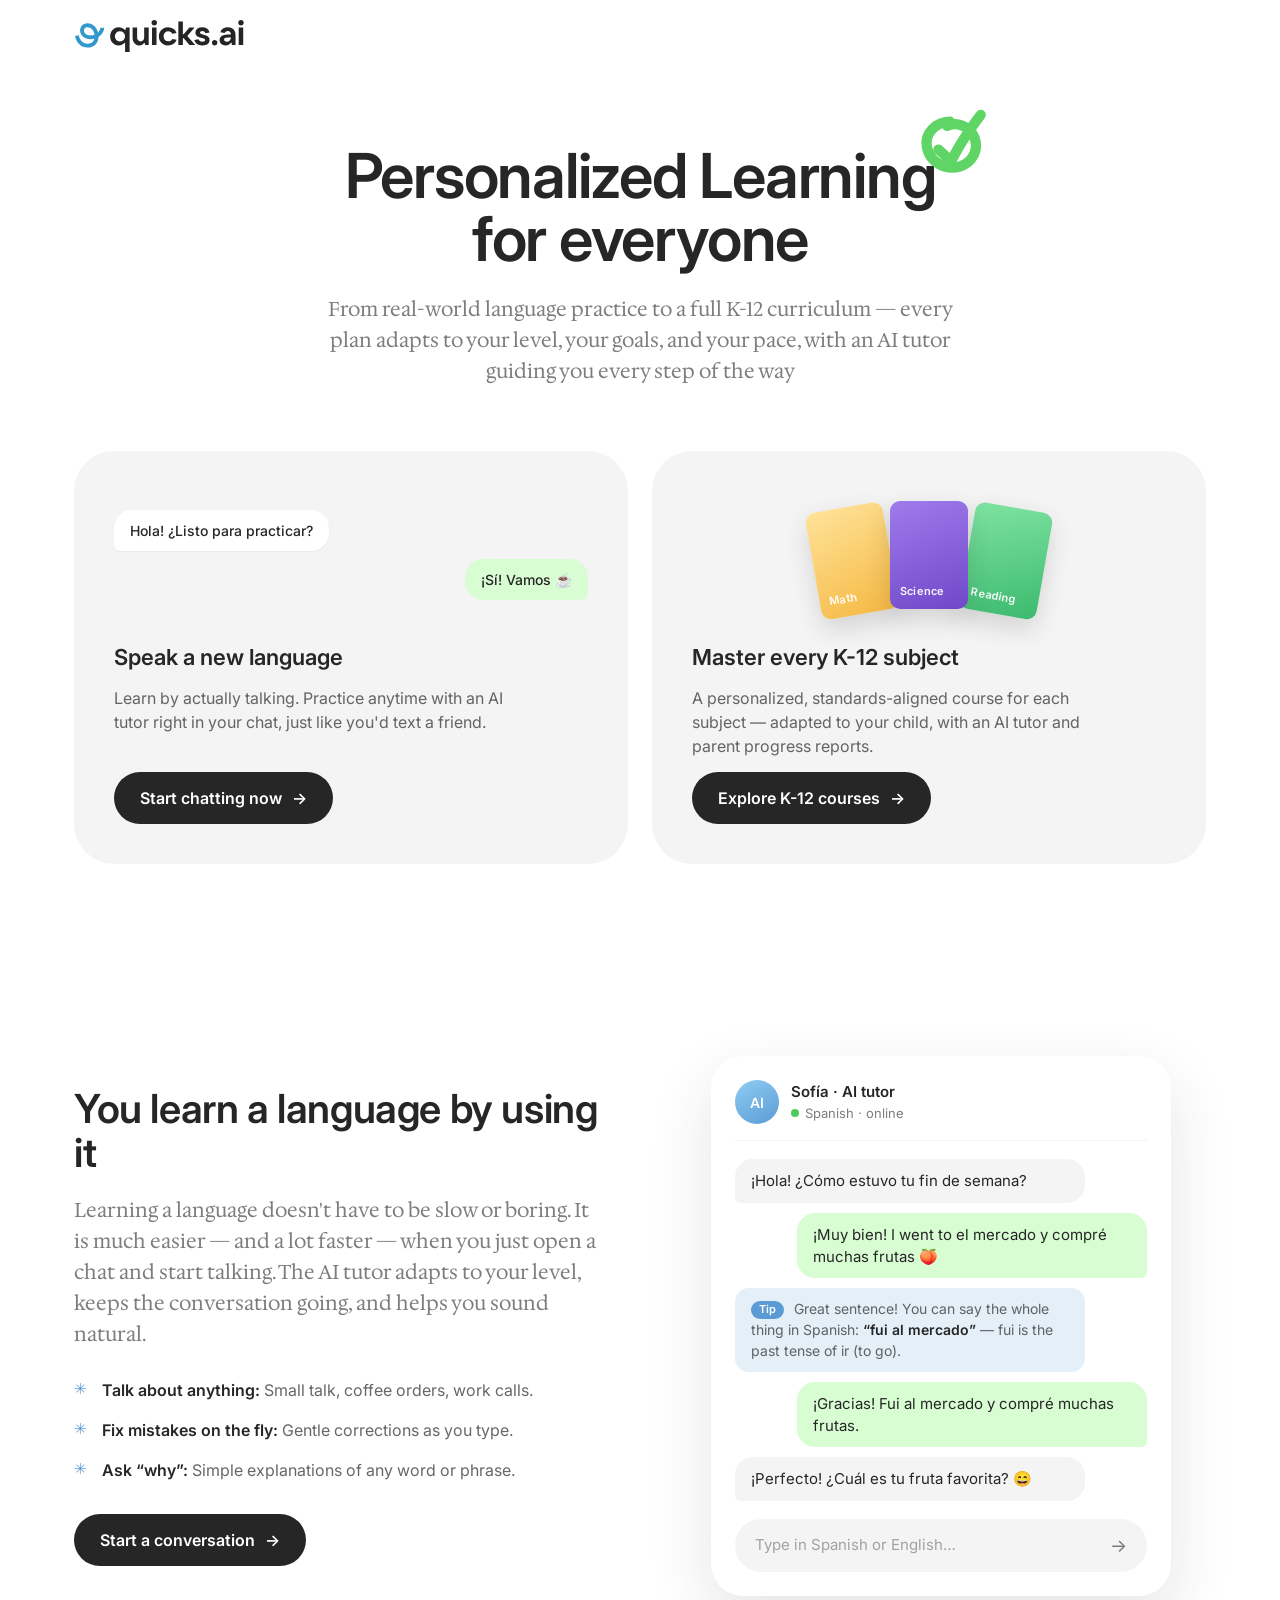
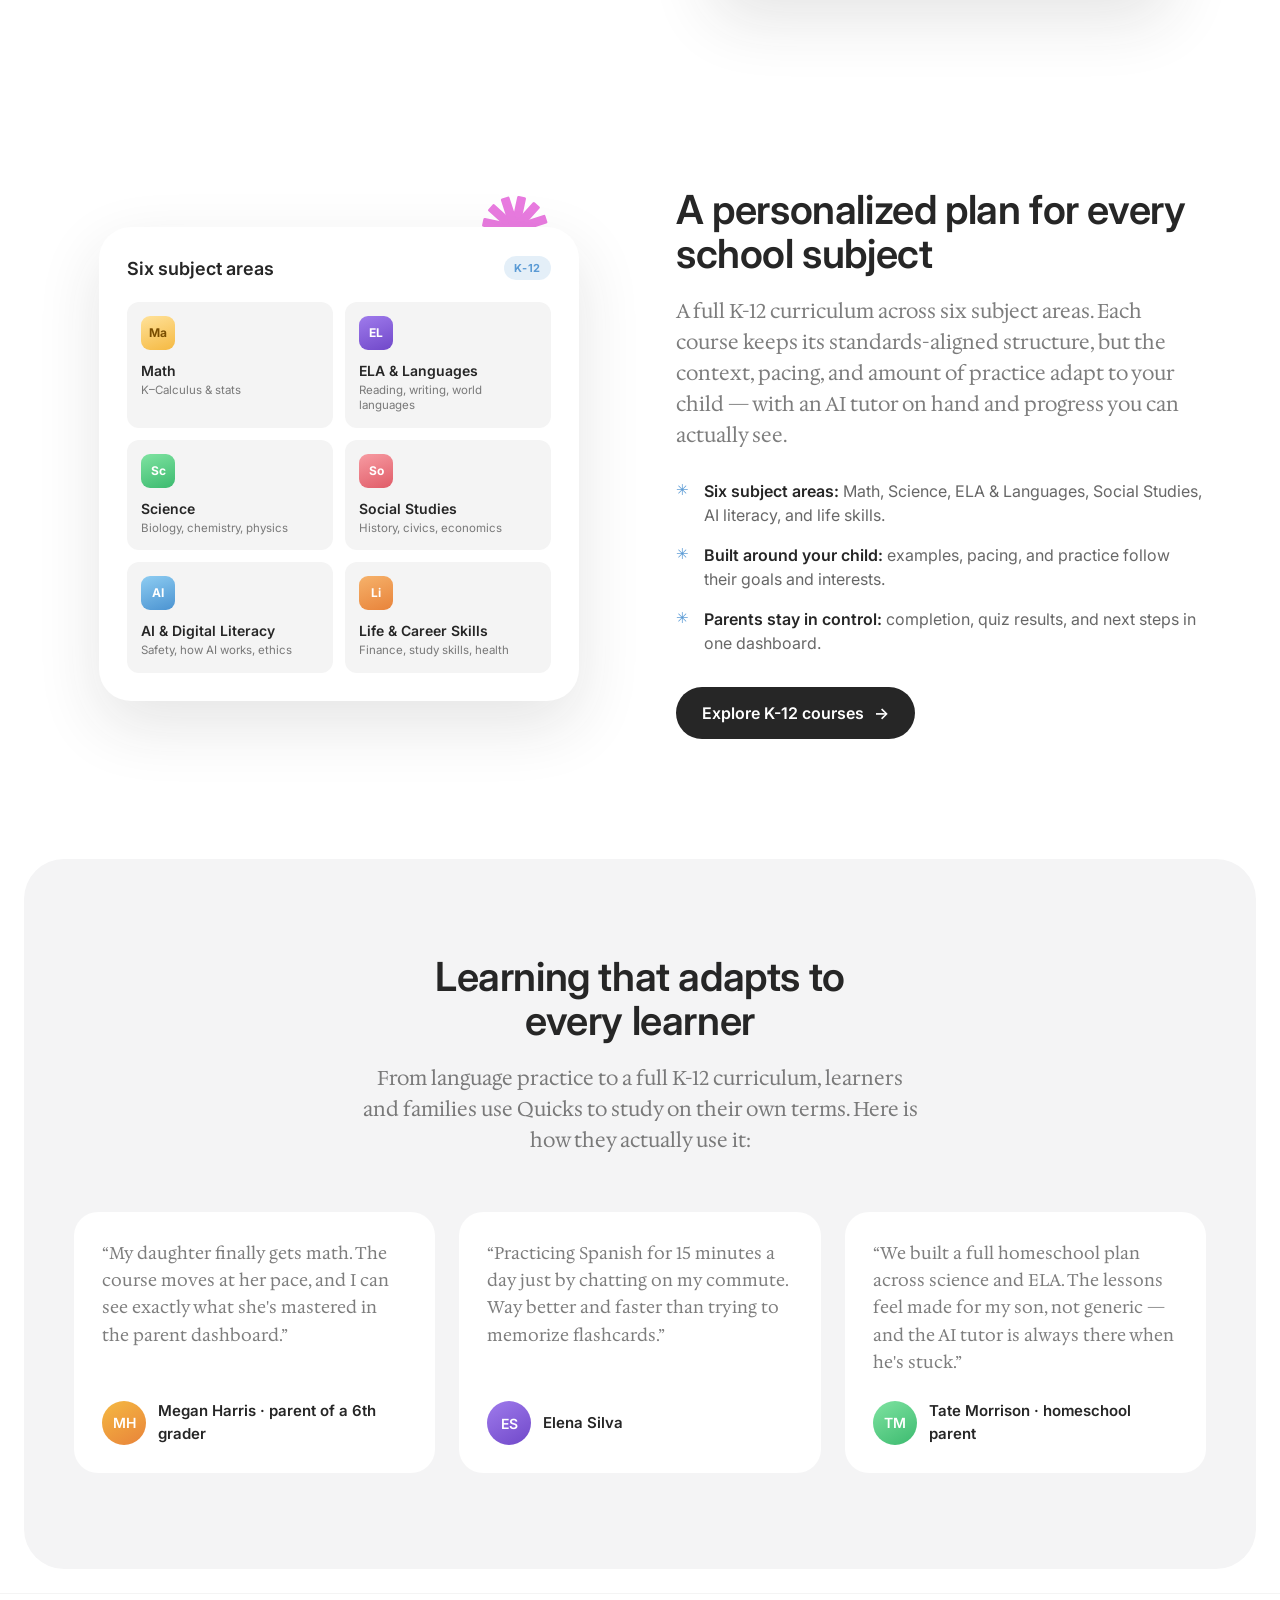
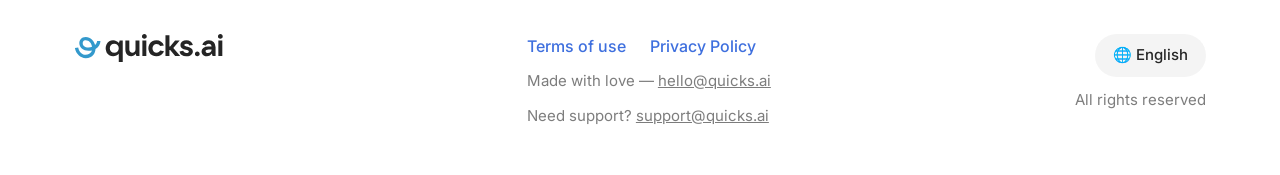
<file: index.html>
<!DOCTYPE html>
<html lang="en">
<head>
  <meta charset="UTF-8">
  <meta name="viewport" content="width=device-width, initial-scale=1">

  <!-- Yandex.Metrika counter -->
  <script type="text/javascript">
      (function(m,e,t,r,i,k,a){
          m[i]=m[i]||function(){(m[i].a=m[i].a||[]).push(arguments)};
          m[i].l=1*new Date();

          for (var j = 0; j < document.scripts.length; j++) {
              if (document.scripts[j].src === r) {
                  return;
              }
          }

          k=e.createElement(t);
          a=e.getElementsByTagName(t)[0];
          k.async=1;
          k.src=r;
          a.parentNode.insertBefore(k,a);
      })(
          window,
          document,
          'script',
          'https://mc.yandex.ru/metrika/tag.js?id=111194006',
          'ym'
      );

      ym(111194006, 'init', {
          ssr: true,
          webvisor: true,
          clickmap: true,
          ecommerce: "dataLayer",
          referrer: document.referrer,
          url: location.href,
          accurateTrackBounce: true,
          trackLinks: true
      });
  </script>

  <noscript>
      <div>
          <img
              src="https://mc.yandex.ru/watch/111194006"
              style="position:absolute; left:-9999px;"
              alt=""
          />
      </div>
  </noscript>
  <!-- /Yandex.Metrika counter -->

  <title>Quicks — Personalized Learning for everyone</title>
  <link rel="icon" href="img/favicon.ico" type="image/png" sizes="128x128">
  <link rel="apple-touch-icon" href="img/favicon.ico">
  <meta name="description" content="Quicks — personalized learning for everyone. From real-world language practice with an AI tutor to a full, standards-aligned K-12 curriculum that adapts to every learner.">
  <link rel="preconnect" href="https://fonts.googleapis.com">
  <link rel="preconnect" href="https://fonts.gstatic.com" crossorigin>
  <link href="https://fonts.googleapis.com/css2?family=Inter:wght@400;500;600;700&family=Hedvig+Letters+Serif:opsz@12..24&display=swap" rel="stylesheet">
  <link rel="stylesheet" href="css/styles.css">
</head>
<body>

  <!-- ======= Header ======= -->
  <header class="site-header">
    <div class="container header-inner">
      <a class="logo" href="#">
        <img src="img/logo-full.svg" alt="quicks.ai" width="170" height="32">
      </a>
    </div>
  </header>

  <main>

    <!-- ======= Block 1: Hero ======= -->
    <section class="hero">
      <div class="container">
        <div class="hero-head">
          <img class="deco deco-scribble" src="img/scribble.svg" alt="" aria-hidden="true">
          <h1>Personalized Learning<br>for everyone</h1>
          <p class="serif lead">From real-world language practice to a full K-12 curriculum — every plan adapts to your level, your goals, and your pace, with an AI tutor guiding you every step of the way</p>
        </div>

        <div class="hero-cards">
          <article class="hero-card">
            <div class="hero-card-art" aria-hidden="true">
              <div class="mini-bubble mini-bubble-ai">Hola! ¿Listo para practicar?</div>
              <div class="mini-bubble mini-bubble-me">¡Sí! Vamos&nbsp;☕</div>
            </div>
            <h3>Speak a new language</h3>
            <p>Learn by actually talking. Practice anytime with an AI tutor right in your chat, just like you'd text a friend.</p>
            <a class="btn btn-dark" href="https://wa.me/34694294384" target="_blank" rel="noopener">Start chatting now <span class="arr" aria-hidden="true">→</span></a>
          </article>

          <article class="hero-card">
            <div class="hero-card-art hero-card-art-books" aria-hidden="true">
              <div class="cover cover-1"><span>Math</span></div>
              <div class="cover cover-2"><span>Science</span></div>
              <div class="cover cover-3"><span>Reading</span></div>
            </div>
            <h3>Master every K-12 subject</h3>
            <p>A personalized, standards-aligned course for each subject — adapted to your child, with an AI tutor and parent progress reports.</p>
            <a class="btn btn-dark" href="https://www.brights.study" target="_blank" rel="noopener">Explore K-12 courses <span class="arr" aria-hidden="true">→</span></a>
          </article>
        </div>
      </div>
    </section>

    <!-- ======= Block 2: Deep Dive – Languages ======= -->
    <section class="split" id="languages">
      <div class="container split-inner">
        <div class="split-text">
          <div class="h2-wrap">
            <h2>You learn a language by using it</h2>
          </div>
          <p class="serif">Learning a language doesn't have to be slow or boring. It is much easier — and a lot faster — when you just open a chat and start talking. The AI tutor adapts to your level, keeps the conversation going, and helps you sound natural.</p>
          <ul class="feature-list">
            <li><strong>Talk about anything:</strong> Small talk, coffee orders, work calls.</li>
            <li><strong>Fix mistakes on the fly:</strong> Gentle corrections as you type.</li>
            <li><strong>Ask “why”:</strong> Simple explanations of any word or phrase.</li>
          </ul>
          <a class="btn btn-dark" href="https://wa.me/34694294384" target="_blank" rel="noopener">Start a conversation <span class="arr" aria-hidden="true">→</span></a>
        </div>

        <div class="split-visual">
          <div class="chat-card">
            <div class="chat-head">
              <div class="avatar avatar-tutor" aria-hidden="true">AI</div>
              <div>
                <div class="chat-name">Sofía · AI tutor</div>
                <div class="chat-status"><span class="dot" aria-hidden="true"></span>Spanish · online</div>
              </div>
            </div>
            <div class="chat-body">
              <div class="msg msg-ai">¡Hola! ¿Cómo estuvo tu fin de semana?</div>
              <div class="msg msg-me">¡Muy bien! I went to el mercado y compré muchas frutas&nbsp;🍑</div>
              <div class="msg msg-tip"><span>Tip</span> Great sentence! You can say the whole thing in Spanish: <em>“fui al mercado”</em> — fui is the past tense of ir (to go).</div>
              <div class="msg msg-me">¡Gracias! Fui al mercado y compré muchas frutas.</div>
              <div class="msg msg-ai">¡Perfecto! ¿Cuál es tu fruta favorita?&nbsp;😄</div>
            </div>
            <div class="chat-input" aria-hidden="true">
              <span>Type in Spanish or English…</span>
              <span class="send">→</span>
            </div>
          </div>
        </div>
      </div>
    </section>

    <!-- ======= Block 3: Deep Dive – K-12 ======= -->
    <section class="split split-reverse" id="k12">
      <div class="container split-inner">
        <div class="split-text">
          <div class="h2-wrap">
            <h2>A personalized plan for every school subject</h2>
          </div>
          <p class="serif">A full K-12 curriculum across six subject areas. Each course keeps its standards-aligned structure, but the context, pacing, and amount of practice adapt to your child — with an AI tutor on hand and progress you can actually see.</p>
          <ul class="feature-list">
            <li><strong>Six subject areas:</strong> Math, Science, ELA &amp; Languages, Social Studies, AI literacy, and life skills.</li>
            <li><strong>Built around your child:</strong> examples, pacing, and practice follow their goals and interests.</li>
            <li><strong>Parents stay in control:</strong> completion, quiz results, and next steps in one dashboard.</li>
          </ul>
          <a class="btn btn-dark" href="https://www.brights.study" target="_blank" rel="noopener">Explore K-12 courses <span class="arr" aria-hidden="true">→</span></a>
        </div>

        <div class="split-visual split-visual-doc">
          <img class="deco deco-burst" src="img/burst.svg" alt="" aria-hidden="true">
          <div class="subjects-card">
            <div class="subjects-card-head">
              <h4 class="subjects-card-title">Six subject areas</h4>
              <span class="subjects-card-tag">K-12</span>
            </div>
            <div class="subjects-grid">
              <div class="subject-chip"><span class="subject-mark sm-math" aria-hidden="true">Ma</span><b>Math</b><small>K–Calculus &amp; stats</small></div>
              <div class="subject-chip"><span class="subject-mark sm-ela" aria-hidden="true">EL</span><b>ELA &amp; Languages</b><small>Reading, writing, world languages</small></div>
              <div class="subject-chip"><span class="subject-mark sm-sci" aria-hidden="true">Sc</span><b>Science</b><small>Biology, chemistry, physics</small></div>
              <div class="subject-chip"><span class="subject-mark sm-soc" aria-hidden="true">So</span><b>Social Studies</b><small>History, civics, economics</small></div>
              <div class="subject-chip"><span class="subject-mark sm-ai" aria-hidden="true">AI</span><b>AI &amp; Digital Literacy</b><small>Safety, how AI works, ethics</small></div>
              <div class="subject-chip"><span class="subject-mark sm-life" aria-hidden="true">Li</span><b>Life &amp; Career Skills</b><small>Finance, study skills, health</small></div>
            </div>
          </div>
        </div>
      </div>
    </section>

    <!-- ======= Block 4: Community ======= -->
    <section class="community">
      <div class="container">
        <h2>Learning that adapts to<br>every learner</h2>
        <p class="serif">From language practice to a full K-12 curriculum, learners and families use Quicks to study on their own terms. Here is how they actually use it:</p>

        <div class="testimonials">
          <figure class="t-card">
            <blockquote class="serif">“My daughter finally gets math. The course moves at her pace, and I can see exactly what she's mastered in the parent dashboard.”</blockquote>
            <figcaption>
              <div class="avatar avatar-1" aria-hidden="true">MH</div>
              <span>Megan Harris · parent of a 6th grader</span>
            </figcaption>
          </figure>
          <figure class="t-card">
            <blockquote class="serif">“Practicing Spanish for 15 minutes a day just by chatting on my commute. Way better and faster than trying to memorize flashcards.”</blockquote>
            <figcaption>
              <div class="avatar avatar-3" aria-hidden="true">ES</div>
              <span>Elena Silva</span>
            </figcaption>
          </figure>
          <figure class="t-card">
            <blockquote class="serif">“We built a full homeschool plan across science and ELA. The lessons feel made for my son, not generic — and the AI tutor is always there when he's stuck.”</blockquote>
            <figcaption>
              <div class="avatar avatar-2" aria-hidden="true">TM</div>
              <span>Tate Morrison · homeschool parent</span>
            </figcaption>
          </figure>
        </div>

      </div>
    </section>

  </main>

  <!-- ======= Footer ======= -->
  <footer class="site-footer">
    <div class="container footer-inner">
      <a class="logo" href="#">
        <img src="img/logo-full.svg" alt="quicks.ai" width="149" height="28">
      </a>
      <div class="footer-mid">
        <nav class="footer-links">
          <a href="terms.html">Terms of use</a>
          <a href="privacy.html">Privacy Policy</a>
        </nav>
        <p>Made with love — <a href="mailto:hello@quicks.ai">hello@quicks.ai</a></p>
        <p>Need support? <a href="mailto:support@quicks.ai">support@quicks.ai</a></p>
      </div>
      <div class="footer-right">
        <span class="lang-pill">🌐 English</span>
        <p>All rights reserved</p>
      </div>
    </div>
  </footer>

</body>
</html>
</file>
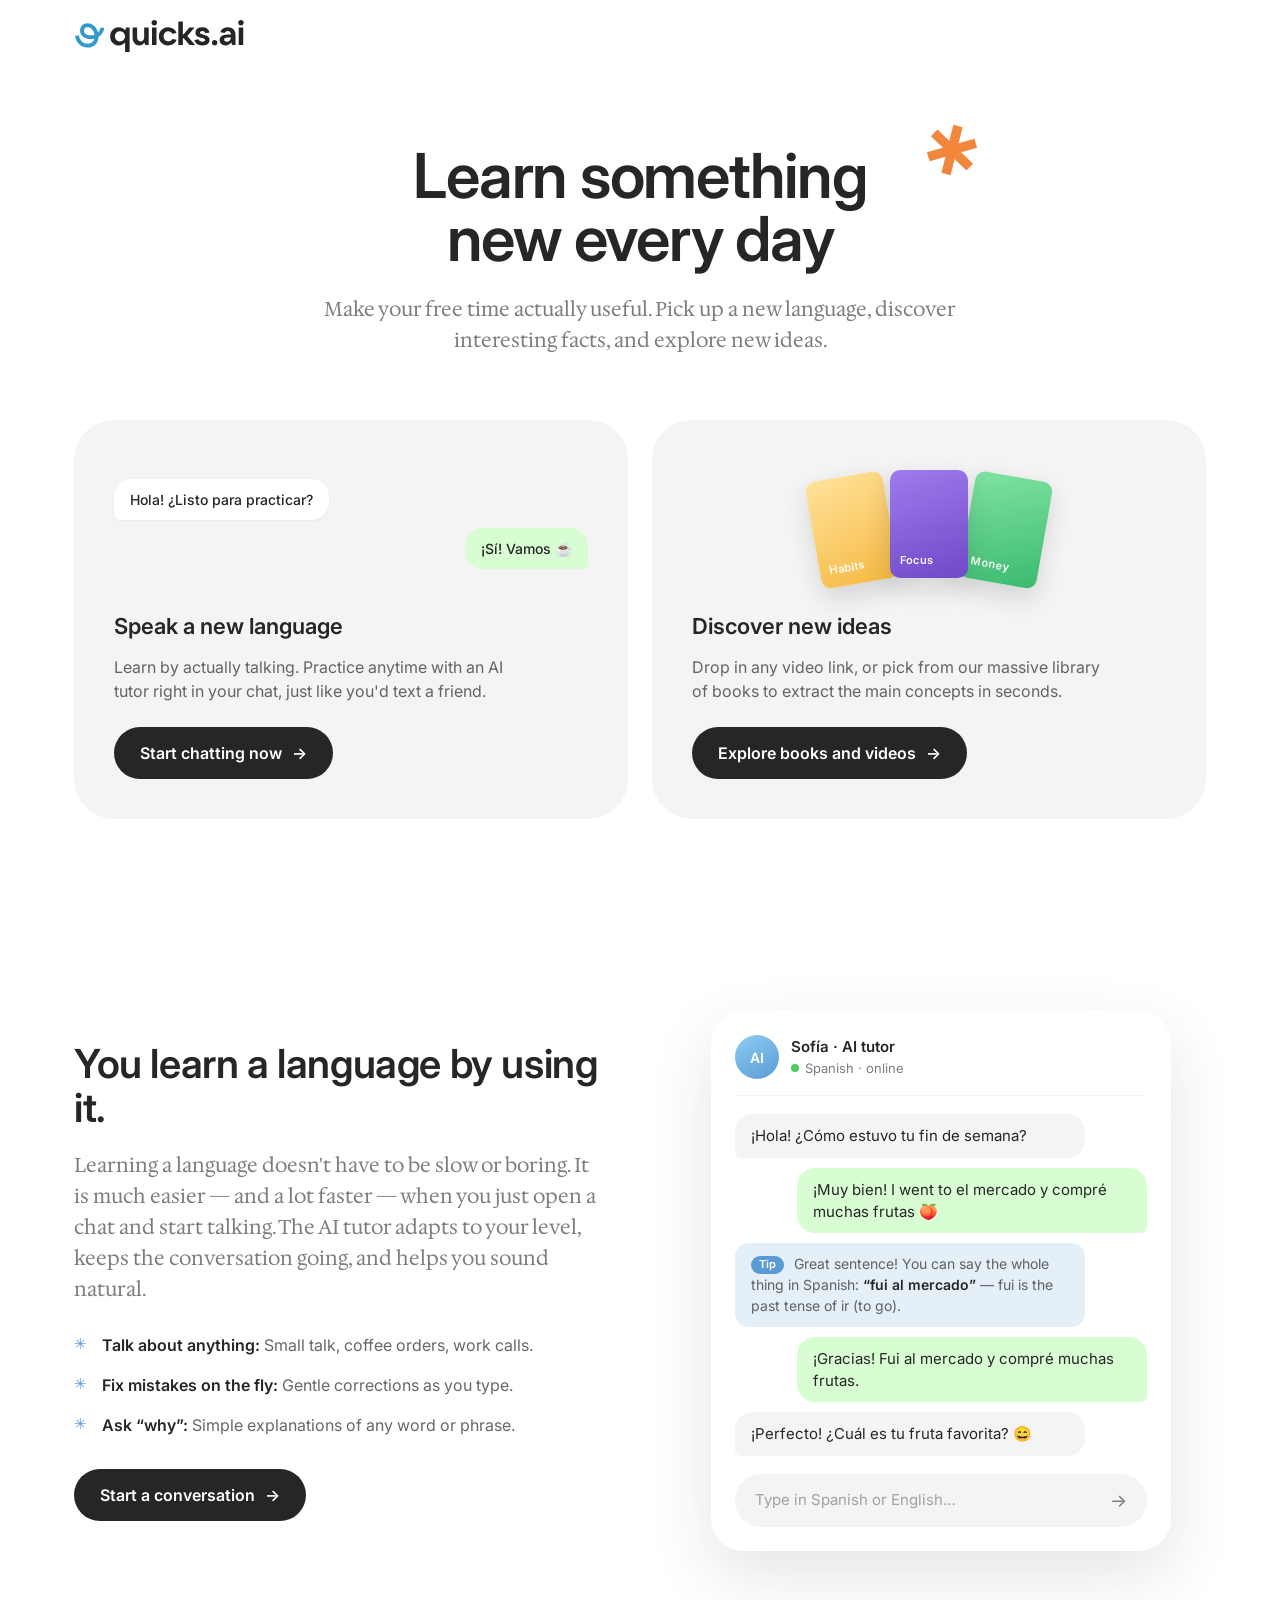
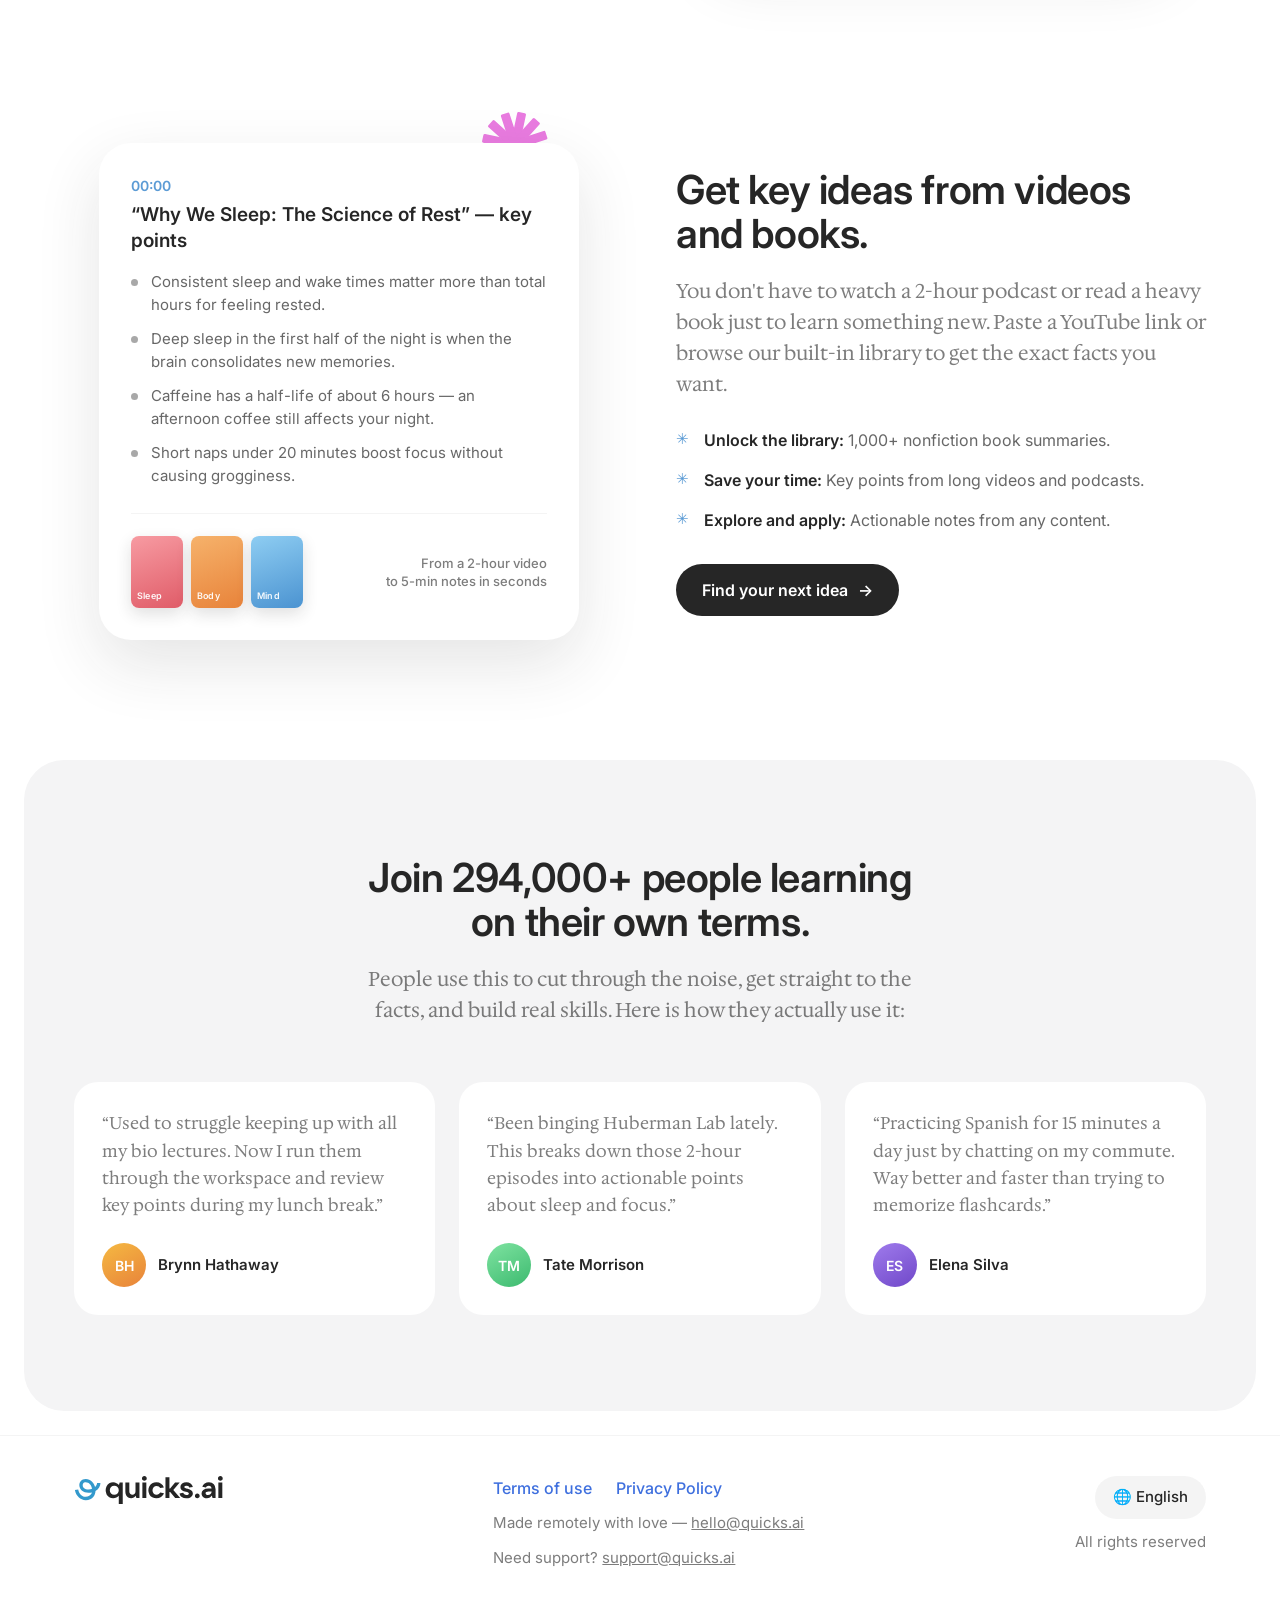
<file: old/index.html>
<!DOCTYPE html>
<html lang="en">
<head>
  <meta charset="UTF-8">
  <meta name="viewport" content="width=device-width, initial-scale=1">
  <meta name="robots" content="noindex">

  <!-- Yandex.Metrika counter -->
  <script type="text/javascript">
      (function(m,e,t,r,i,k,a){
          m[i]=m[i]||function(){(m[i].a=m[i].a||[]).push(arguments)};
          m[i].l=1*new Date();

          for (var j = 0; j < document.scripts.length; j++) {
              if (document.scripts[j].src === r) {
                  return;
              }
          }

          k=e.createElement(t);
          a=e.getElementsByTagName(t)[0];
          k.async=1;
          k.src=r;
          a.parentNode.insertBefore(k,a);
      })(
          window,
          document,
          'script',
          'https://mc.yandex.ru/metrika/tag.js?id=111194006',
          'ym'
      );

      ym(111194006, 'init', {
          ssr: true,
          webvisor: true,
          clickmap: true,
          ecommerce: "dataLayer",
          referrer: document.referrer,
          url: location.href,
          accurateTrackBounce: true,
          trackLinks: true
      });
  </script>

  <noscript>
      <div>
          <img
              src="https://mc.yandex.ru/watch/111194006"
              style="position:absolute; left:-9999px;"
              alt=""
          />
      </div>
  </noscript>
  <!-- /Yandex.Metrika counter -->

  <title>Quicks — Learn something new every day</title>
  <link rel="icon" href="img/favicon.ico" type="image/png" sizes="128x128">
  <link rel="apple-touch-icon" href="img/favicon.ico">
  <meta name="description" content="Pick up a new language, discover interesting facts, and explore new stories — in an engaging format, exactly when it fits your schedule.">
  <link rel="preconnect" href="https://fonts.googleapis.com">
  <link rel="preconnect" href="https://fonts.gstatic.com" crossorigin>
  <link href="https://fonts.googleapis.com/css2?family=Inter:wght@400;500;600;700&family=Hedvig+Letters+Serif:opsz@12..24&display=swap" rel="stylesheet">
  <link rel="stylesheet" href="css/styles.css">
</head>
<body>

  <!-- ======= Header ======= -->
  <header class="site-header">
    <div class="container header-inner">
      <a class="logo" href="#">
        <img src="img/logo-full.svg" alt="quicks.ai" width="170" height="32">
      </a>
    </div>
  </header>

  <main>

    <!-- ======= Block 1: Hero ======= -->
    <section class="hero">
      <div class="container">
        <div class="hero-head">
          <img class="deco deco-asterisk" src="img/asterisk.svg" alt="" aria-hidden="true">
          <h1>Learn something<br>new every day</h1>
          <p class="serif lead">Make your free time actually useful. Pick up a new language, discover interesting facts, and explore new ideas.</p>
        </div>

        <div class="hero-cards">
          <article class="hero-card">
            <div class="hero-card-art" aria-hidden="true">
              <div class="mini-bubble mini-bubble-ai">Hola! ¿Listo para practicar?</div>
              <div class="mini-bubble mini-bubble-me">¡Sí! Vamos&nbsp;☕</div>
            </div>
            <h3>Speak a new language</h3>
            <p>Learn by actually talking. Practice anytime with an AI tutor right in your chat, just like you'd text a friend.</p>
            <a class="btn btn-dark" href="https://wa.me/34694294384" target="_blank" rel="noopener">Start chatting now <span class="arr" aria-hidden="true">→</span></a>
          </article>

          <article class="hero-card">
            <div class="hero-card-art hero-card-art-books" aria-hidden="true">
              <div class="cover cover-1"><span>Habits</span></div>
              <div class="cover cover-2"><span>Focus</span></div>
              <div class="cover cover-3"><span>Money</span></div>
            </div>
            <h3>Discover new ideas</h3>
            <p>Drop in any video link, or pick from our massive library of books to extract the main concepts in seconds.</p>
            <a class="btn btn-dark" href="https://summary.quicks.ai" target="_blank" rel="noopener">Explore books and videos <span class="arr" aria-hidden="true">→</span></a>
          </article>
        </div>
      </div>
    </section>

    <!-- ======= Block 2: Deep Dive – Languages ======= -->
    <section class="split" id="languages">
      <div class="container split-inner">
        <div class="split-text">
          <div class="h2-wrap">
            <h2>You learn a language by using it.</h2>
          </div>
          <p class="serif">Learning a language doesn't have to be slow or boring. It is much easier — and a lot faster — when you just open a chat and start talking. The AI tutor adapts to your level, keeps the conversation going, and helps you sound natural.</p>
          <ul class="feature-list">
            <li><strong>Talk about anything:</strong> Small talk, coffee orders, work calls.</li>
            <li><strong>Fix mistakes on the fly:</strong> Gentle corrections as you type.</li>
            <li><strong>Ask “why”:</strong> Simple explanations of any word or phrase.</li>
          </ul>
          <a class="btn btn-dark" href="https://wa.me/34694294384" target="_blank" rel="noopener">Start a conversation <span class="arr" aria-hidden="true">→</span></a>
        </div>

        <div class="split-visual">
          <div class="chat-card">
            <div class="chat-head">
              <div class="avatar avatar-tutor" aria-hidden="true">AI</div>
              <div>
                <div class="chat-name">Sofía · AI tutor</div>
                <div class="chat-status"><span class="dot" aria-hidden="true"></span>Spanish · online</div>
              </div>
            </div>
            <div class="chat-body">
              <div class="msg msg-ai">¡Hola! ¿Cómo estuvo tu fin de semana?</div>
              <div class="msg msg-me">¡Muy bien! I went to el mercado y compré muchas frutas&nbsp;🍑</div>
              <div class="msg msg-tip"><span>Tip</span> Great sentence! You can say the whole thing in Spanish: <em>“fui al mercado”</em> — fui is the past tense of ir (to go).</div>
              <div class="msg msg-me">¡Gracias! Fui al mercado y compré muchas frutas.</div>
              <div class="msg msg-ai">¡Perfecto! ¿Cuál es tu fruta favorita?&nbsp;😄</div>
            </div>
            <div class="chat-input" aria-hidden="true">
              <span>Type in Spanish or English…</span>
              <span class="send">→</span>
            </div>
          </div>
        </div>
      </div>
    </section>

    <!-- ======= Block 3: Deep Dive – Videos & Books ======= -->
    <section class="split split-reverse" id="library">
      <div class="container split-inner">
        <div class="split-text">
          <div class="h2-wrap">
            <h2>Get key ideas from videos and books.</h2>
          </div>
          <p class="serif">You don't have to watch a 2-hour podcast or read a heavy book just to learn something new. Paste a YouTube link or browse our built-in library to get the exact facts you want.</p>
          <ul class="feature-list">
            <li><strong>Unlock the library:</strong> 1,000+ nonfiction book summaries.</li>
            <li><strong>Save your time:</strong> Key points from long videos and podcasts.</li>
            <li><strong>Explore and apply:</strong> Actionable notes from any content.</li>
          </ul>
          <a class="btn btn-dark" href="https://summary.quicks.ai" target="_blank" rel="noopener">Find your next idea <span class="arr" aria-hidden="true">→</span></a>
        </div>

        <div class="split-visual split-visual-doc">
          <img class="deco deco-burst" src="img/burst.svg" alt="" aria-hidden="true">
          <div class="doc-card">
            <div class="doc-time">00:00</div>
            <h4 class="doc-title">“Why We Sleep: The Science of Rest” — key points</h4>
            <ul class="doc-points">
              <li>Consistent sleep and wake times matter more than total hours for feeling rested.</li>
              <li>Deep sleep in the first half of the night is when the brain consolidates new memories.</li>
              <li>Caffeine has a half-life of about 6 hours — an afternoon coffee still affects your night.</li>
              <li>Short naps under 20 minutes boost focus without causing grogginess.</li>
            </ul>
            <div class="doc-foot">
              <div class="covers-row" aria-hidden="true">
                <div class="cover cover-4"><span>Sleep</span></div>
                <div class="cover cover-5"><span>Body</span></div>
                <div class="cover cover-6"><span>Mind</span></div>
              </div>
              <div class="doc-foot-label">From a 2-hour video<br>to 5-min notes in seconds</div>
            </div>
          </div>
        </div>
      </div>
    </section>

    <!-- ======= Block 4: Community ======= -->
    <section class="community">
      <div class="container">
        <h2>Join 294,000+ people learning<br>on their own terms.</h2>
        <p class="serif">People use this to cut through the noise, get straight to the facts, and build real skills. Here is how they actually use it:</p>

        <div class="testimonials">
          <figure class="t-card">
            <blockquote class="serif">“Used to struggle keeping up with all my bio lectures. Now I run them through the workspace and review key points during my lunch break.”</blockquote>
            <figcaption>
              <div class="avatar avatar-1" aria-hidden="true">BH</div>
              <span>Brynn Hathaway</span>
            </figcaption>
          </figure>
          <figure class="t-card">
            <blockquote class="serif">“Been binging Huberman Lab lately. This breaks down those 2-hour episodes into actionable points about sleep and focus.”</blockquote>
            <figcaption>
              <div class="avatar avatar-2" aria-hidden="true">TM</div>
              <span>Tate Morrison</span>
            </figcaption>
          </figure>
          <figure class="t-card">
            <blockquote class="serif">“Practicing Spanish for 15 minutes a day just by chatting on my commute. Way better and faster than trying to memorize flashcards.”</blockquote>
            <figcaption>
              <div class="avatar avatar-3" aria-hidden="true">ES</div>
              <span>Elena Silva</span>
            </figcaption>
          </figure>
        </div>

      </div>
    </section>

  </main>

  <!-- ======= Footer ======= -->
  <footer class="site-footer">
    <div class="container footer-inner">
      <a class="logo" href="#">
        <img src="img/logo-full.svg" alt="quicks.ai" width="149" height="28">
      </a>
      <div class="footer-mid">
        <nav class="footer-links">
          <a href="terms.html">Terms of use</a>
          <a href="privacy.html">Privacy Policy</a>
        </nav>
        <p>Made remotely with love — <a href="mailto:hello@quicks.ai">hello@quicks.ai</a></p>
        <p>Need support? <a href="mailto:support@quicks.ai">support@quicks.ai</a></p>
      </div>
      <div class="footer-right">
        <span class="lang-pill">🌐 English</span>
        <p>All rights reserved</p>
      </div>
    </div>
  </footer>

</body>
</html>
</file>
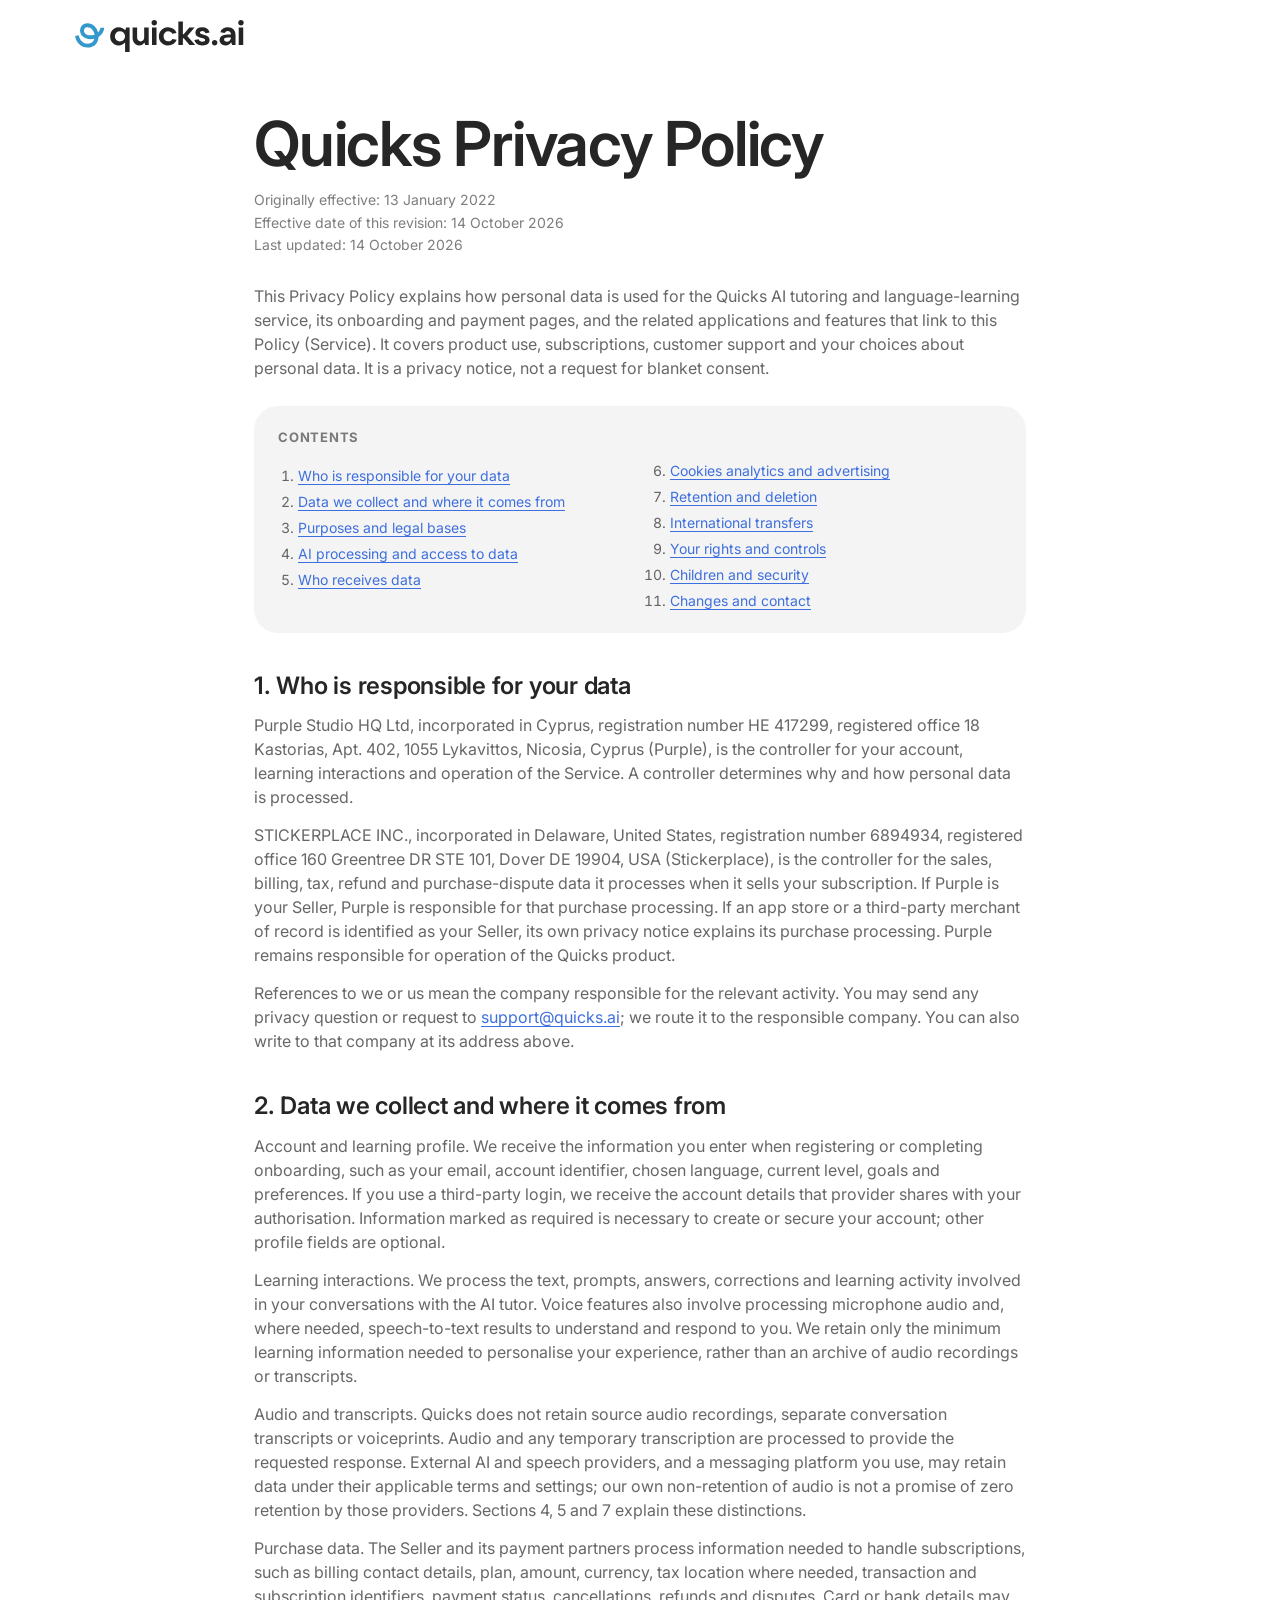
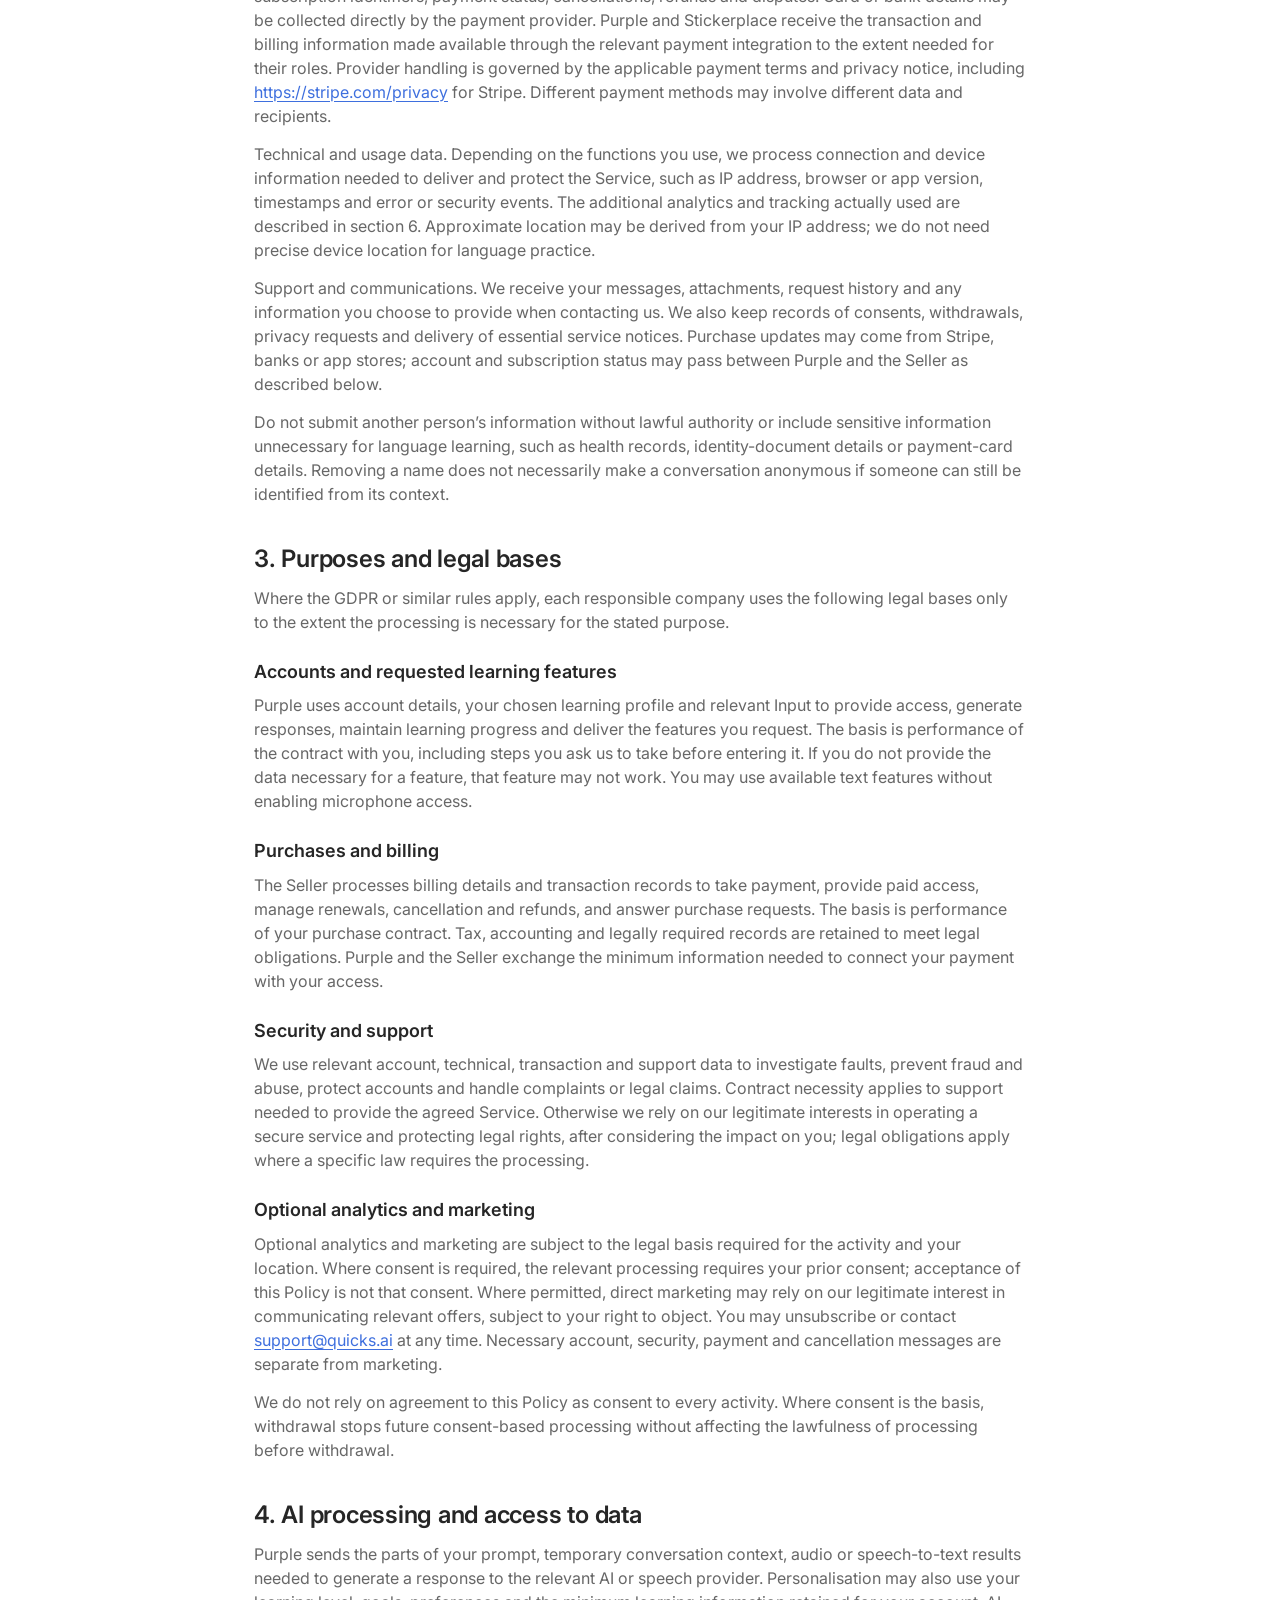
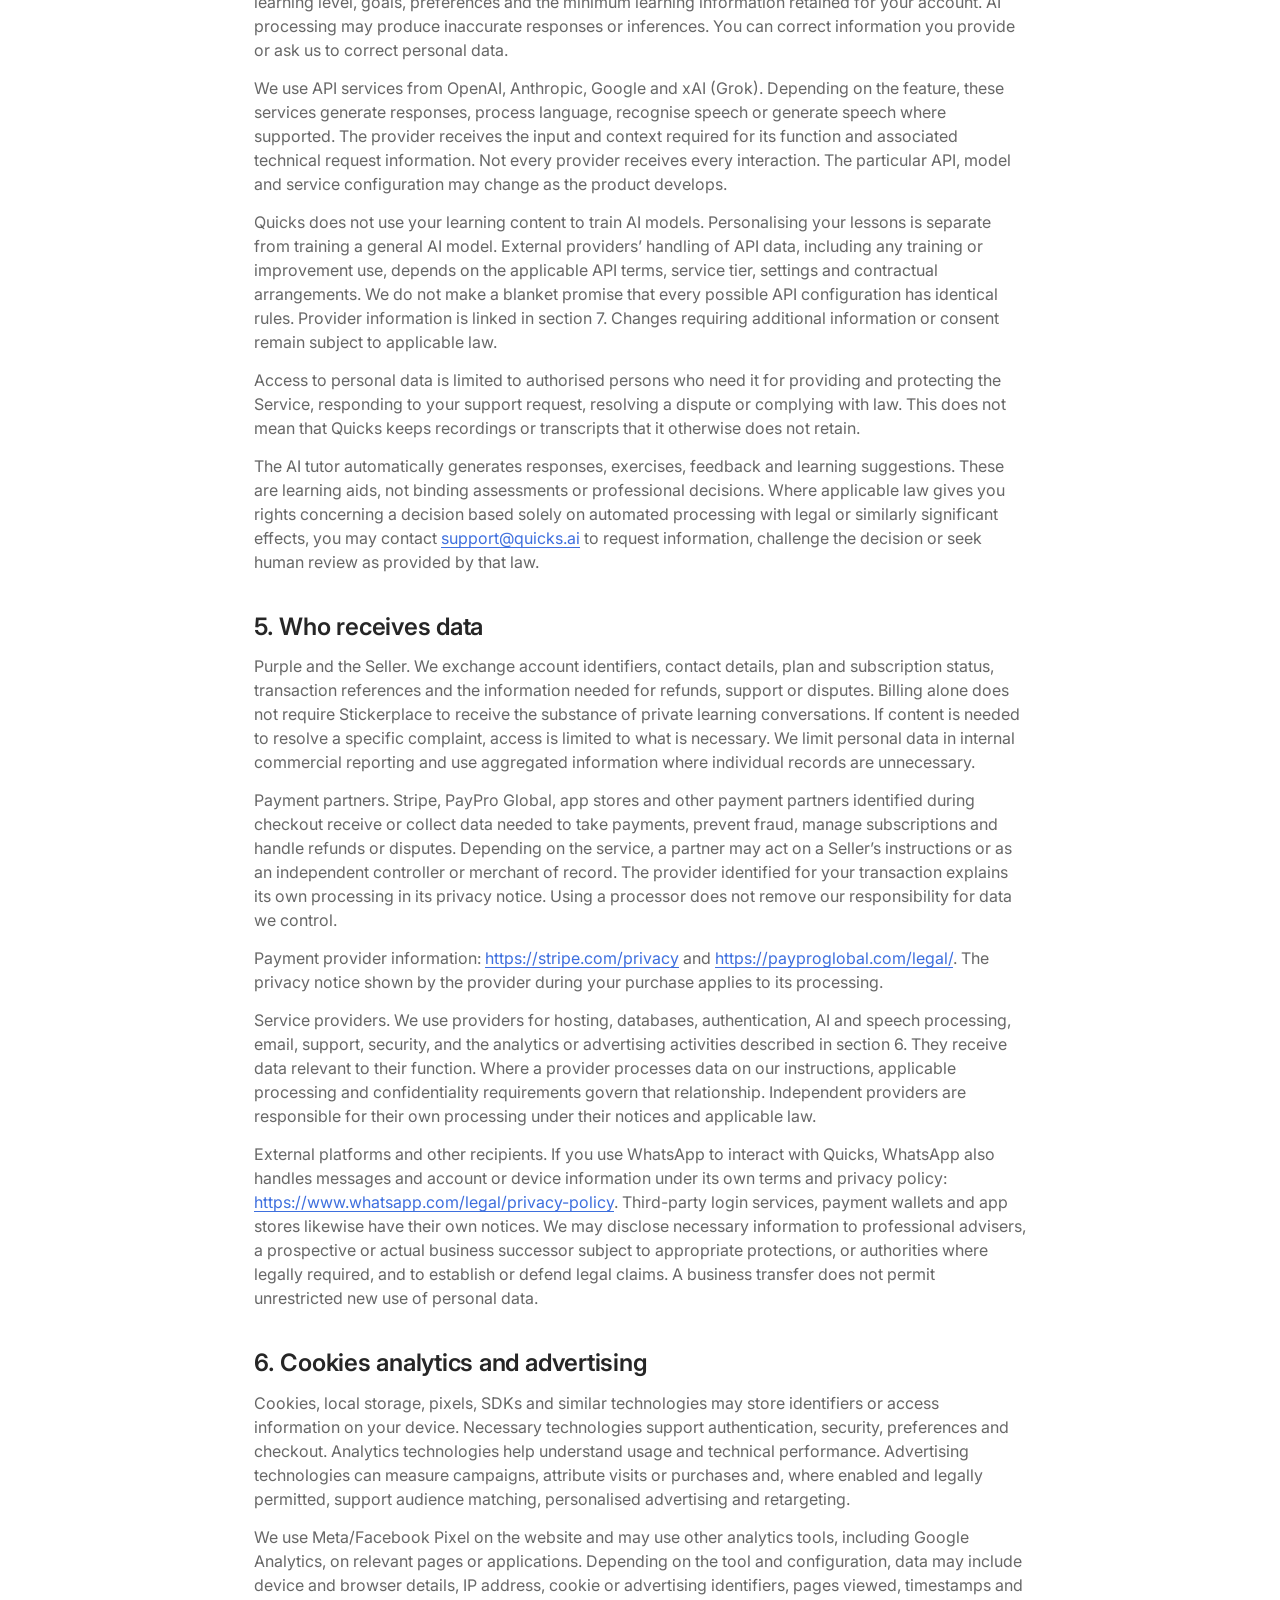
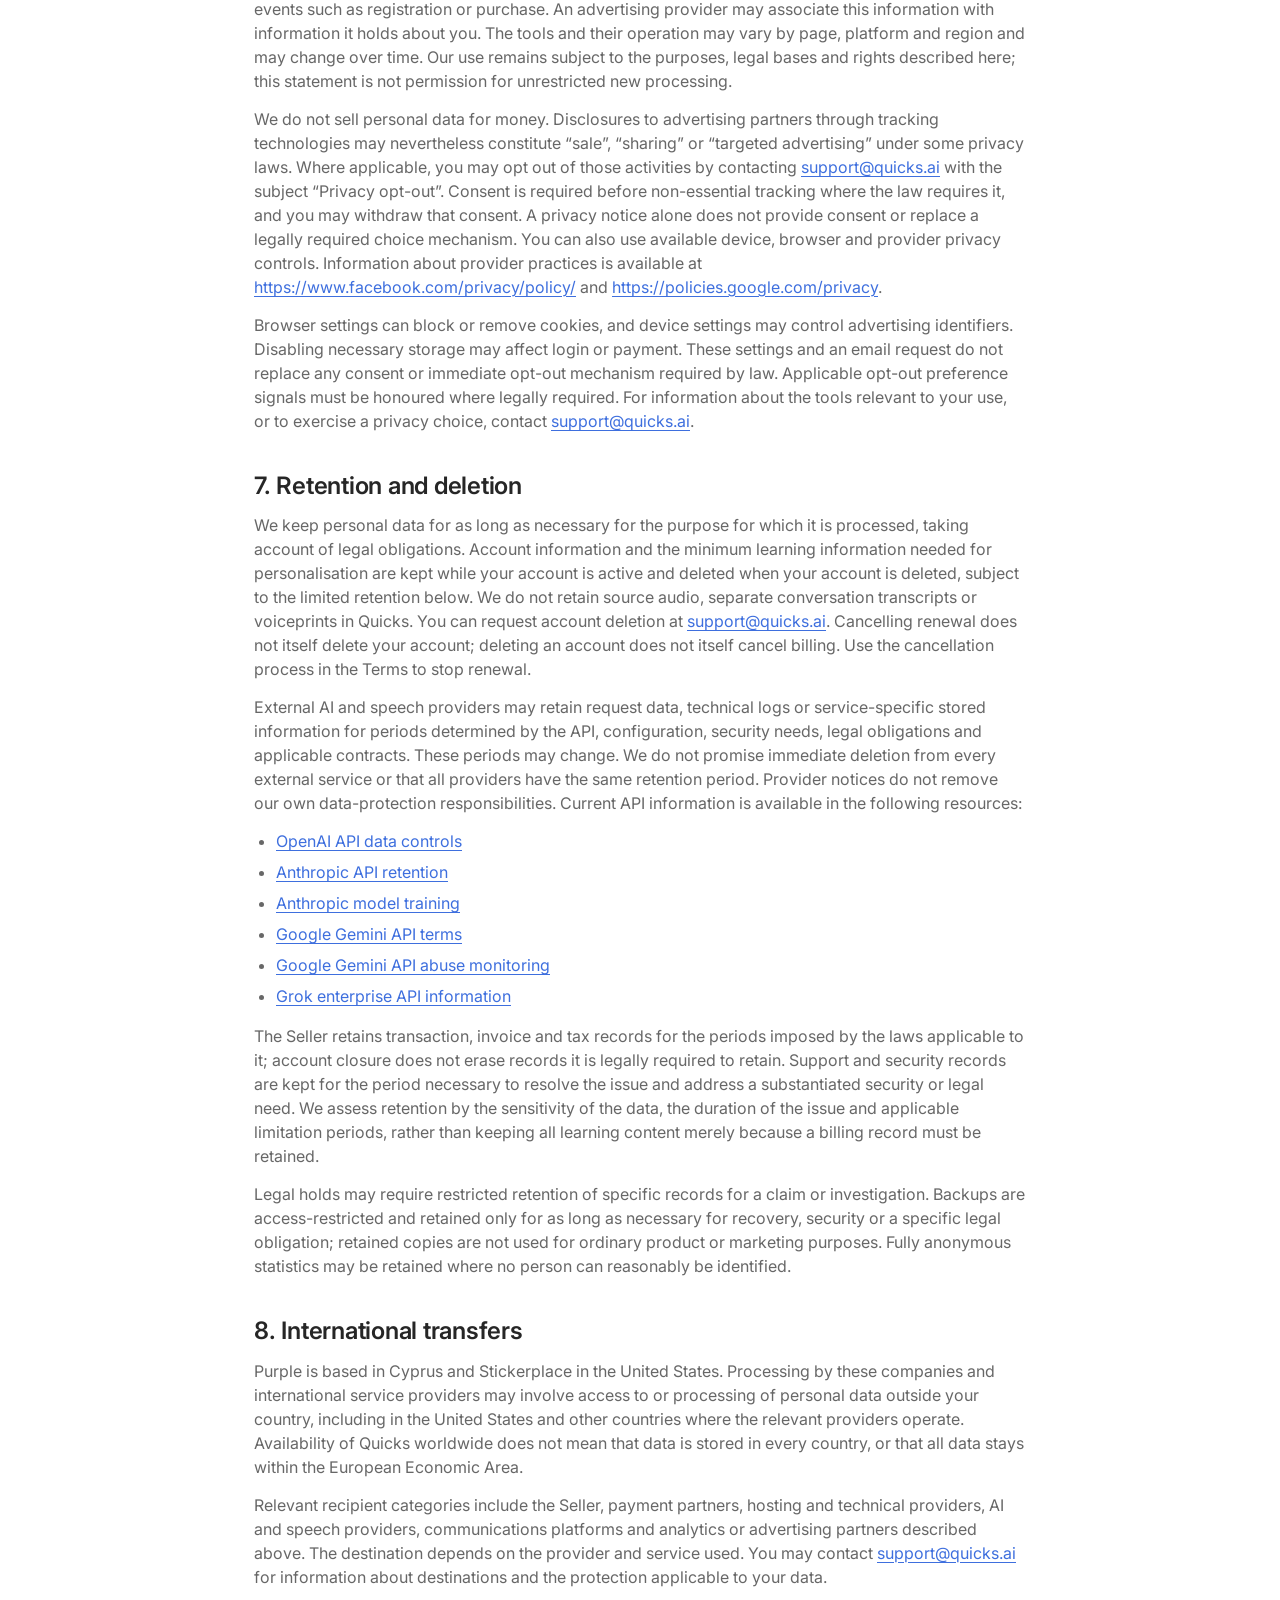
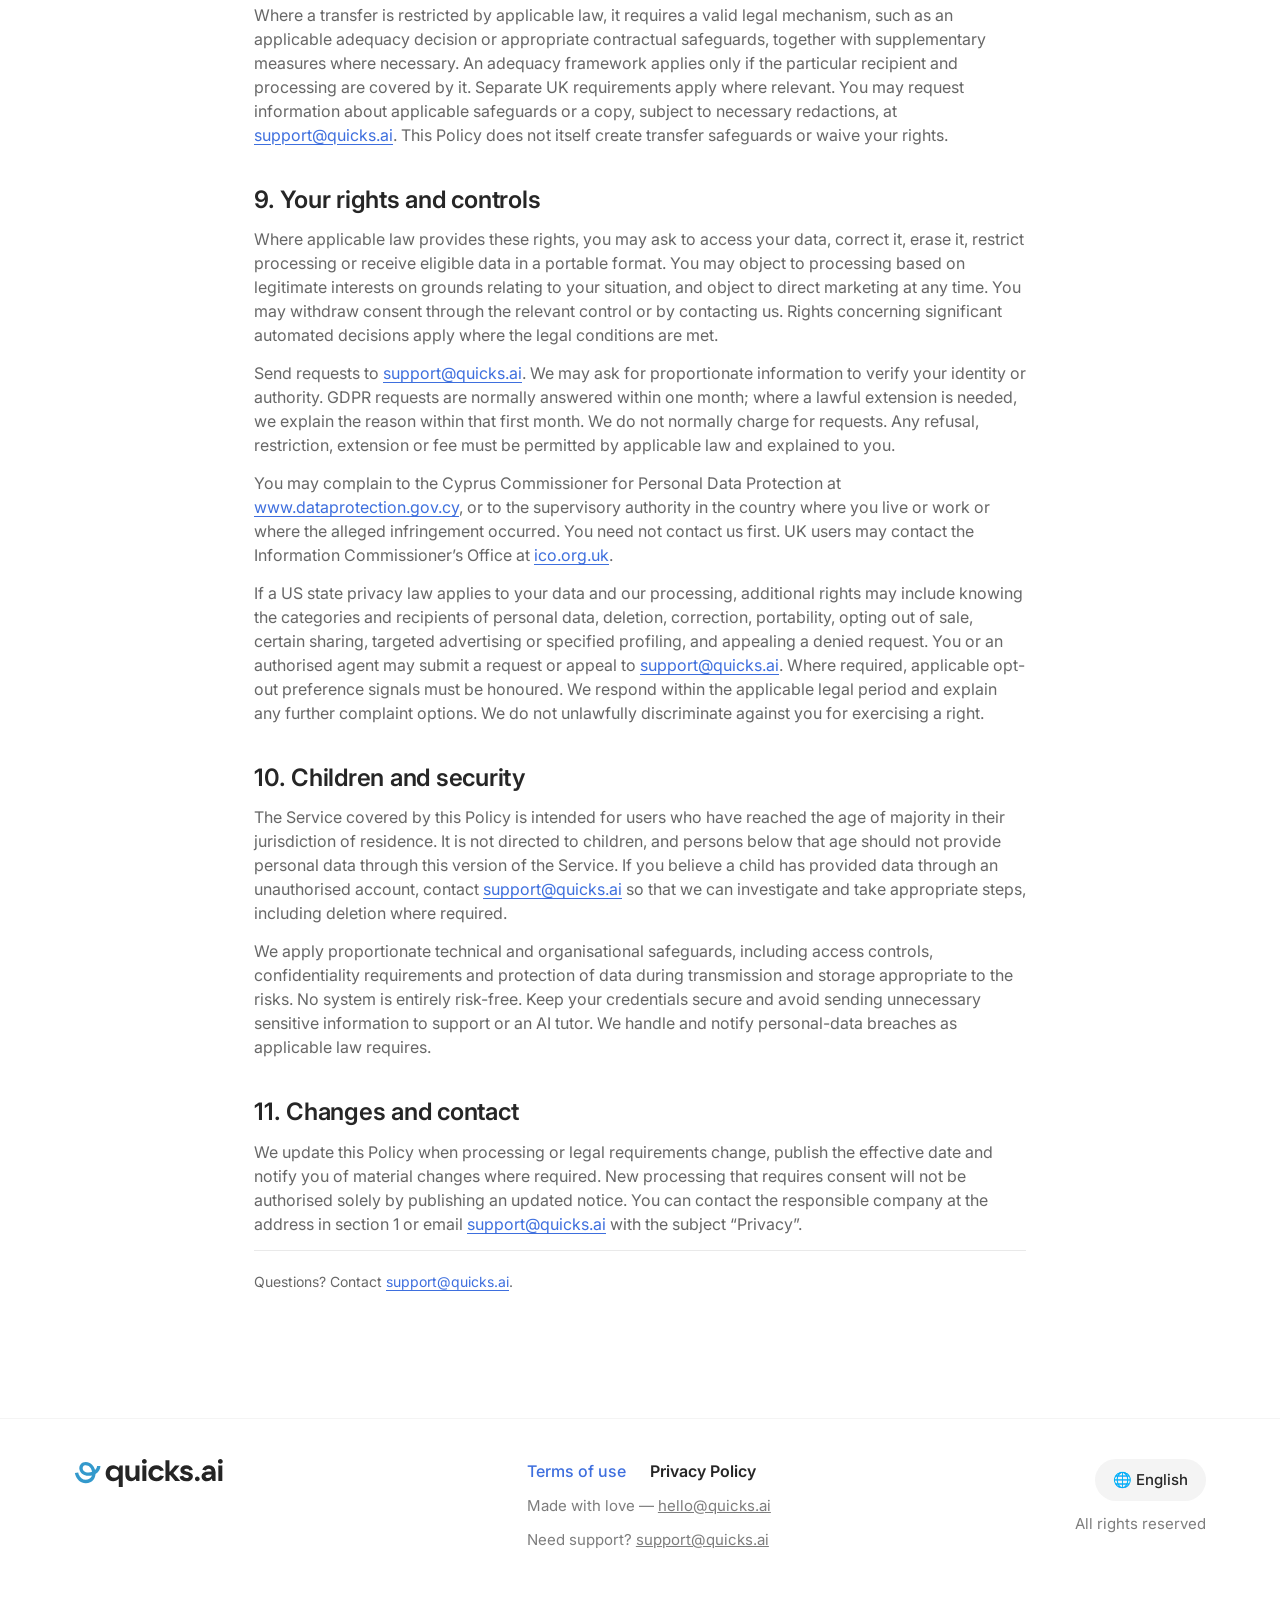
<file: privacy.html>
<!DOCTYPE html>
<html lang="en">
<head>
  <meta charset="UTF-8">
  <meta name="viewport" content="width=device-width, initial-scale=1">

  <!-- Yandex.Metrika counter -->
  <script type="text/javascript">
      (function(m,e,t,r,i,k,a){
          m[i]=m[i]||function(){(m[i].a=m[i].a||[]).push(arguments)};
          m[i].l=1*new Date();

          for (var j = 0; j < document.scripts.length; j++) {
              if (document.scripts[j].src === r) {
                  return;
              }
          }

          k=e.createElement(t);
          a=e.getElementsByTagName(t)[0];
          k.async=1;
          k.src=r;
          a.parentNode.insertBefore(k,a);
      })(
          window,
          document,
          'script',
          'https://mc.yandex.ru/metrika/tag.js?id=111194006',
          'ym'
      );

      ym(111194006, 'init', {
          ssr: true,
          webvisor: true,
          clickmap: true,
          ecommerce: "dataLayer",
          referrer: document.referrer,
          url: location.href,
          accurateTrackBounce: true,
          trackLinks: true
      });
  </script>

  <noscript>
      <div>
          <img
              src="https://mc.yandex.ru/watch/111194006"
              style="position:absolute; left:-9999px;"
              alt=""
          />
      </div>
  </noscript>
  <!-- /Yandex.Metrika counter -->

  <title>Quicks Privacy Policy</title>
  <meta name="description" content="How Quicks processes personal data for AI tutoring, subscriptions and related services.">
  <link rel="icon" href="img/favicon.ico" type="image/png" sizes="128x128">
  <link rel="apple-touch-icon" href="img/favicon.ico">
  <link rel="preconnect" href="https://fonts.googleapis.com">
  <link rel="preconnect" href="https://fonts.gstatic.com" crossorigin>
  <link href="https://fonts.googleapis.com/css2?family=Inter:wght@400;500;600;700&family=Hedvig+Letters+Serif:opsz@12..24&display=swap" rel="stylesheet">
  <link rel="stylesheet" href="css/styles.css">
</head>
<body>

  <!-- ======= Header ======= -->
  <header class="site-header">
    <div class="container header-inner">
      <a class="logo" href="index.html">
        <img src="img/logo-full.svg" alt="quicks.ai" width="170" height="32">
      </a>
    </div>
  </header>

  <main>
    <article class="legal">
      <div class="container legal-inner">
        <h1>Quicks Privacy Policy</h1>
        <p class="dates">Originally effective: 13 January 2022<br>Effective date of this revision: 14 October 2026<br>Last updated: 14 October 2026</p>
        <p>This Privacy Policy explains how personal data is used for the Quicks AI tutoring and language-learning service, its onboarding and payment pages, and the related applications and features that link to this Policy (Service). It covers product use, subscriptions, customer support and your choices about personal data. It is a privacy notice, not a request for blanket consent.</p>

        <nav class="toc" aria-label="Contents">
          <strong>Contents</strong>
          <ol>
            <li><a href="#section-1">Who is responsible for your data</a></li>
            <li><a href="#section-2">Data we collect and where it comes from</a></li>
            <li><a href="#section-3">Purposes and legal bases</a></li>
            <li><a href="#section-4">AI processing and access to data</a></li>
            <li><a href="#section-5">Who receives data</a></li>
            <li><a href="#section-6">Cookies analytics and advertising</a></li>
            <li><a href="#section-7">Retention and deletion</a></li>
            <li><a href="#section-8">International transfers</a></li>
            <li><a href="#section-9">Your rights and controls</a></li>
            <li><a href="#section-10">Children and security</a></li>
            <li><a href="#section-11">Changes and contact</a></li>
          </ol>
        </nav>

        <h2 id="section-1">1. Who is responsible for your data</h2>
        <p>Purple Studio HQ Ltd, incorporated in Cyprus, registration number ΗΕ 417299, registered office 18 Kastorias, Apt. 402, 1055 Lykavittos, Nicosia, Cyprus (Purple), is the controller for your account, learning interactions and operation of the Service. A controller determines why and how personal data is processed.</p>
        <p>STICKERPLACE INC., incorporated in Delaware, United States, registration number 6894934, registered office 160 Greentree DR STE 101, Dover DE 19904, USA (Stickerplace), is the controller for the sales, billing, tax, refund and purchase-dispute data it processes when it sells your subscription. If Purple is your Seller, Purple is responsible for that purchase processing. If an app store or a third-party merchant of record is identified as your Seller, its own privacy notice explains its purchase processing. Purple remains responsible for operation of the Quicks product.</p>
        <p>References to we or us mean the company responsible for the relevant activity. You may send any privacy question or request to <a href="mailto:support@quicks.ai">support@quicks.ai</a>; we route it to the responsible company. You can also write to that company at its address above.</p>

        <h2 id="section-2">2. Data we collect and where it comes from</h2>
        <p>Account and learning profile. We receive the information you enter when registering or completing onboarding, such as your email, account identifier, chosen language, current level, goals and preferences. If you use a third-party login, we receive the account details that provider shares with your authorisation. Information marked as required is necessary to create or secure your account; other profile fields are optional.</p>
        <p>Learning interactions. We process the text, prompts, answers, corrections and learning activity involved in your conversations with the AI tutor. Voice features also involve processing microphone audio and, where needed, speech-to-text results to understand and respond to you. We retain only the minimum learning information needed to personalise your experience, rather than an archive of audio recordings or transcripts.</p>
        <p>Audio and transcripts. Quicks does not retain source audio recordings, separate conversation transcripts or voiceprints. Audio and any temporary transcription are processed to provide the requested response. External AI and speech providers, and a messaging platform you use, may retain data under their applicable terms and settings; our own non-retention of audio is not a promise of zero retention by those providers. Sections 4, 5 and 7 explain these distinctions.</p>
        <p>Purchase data. The Seller and its payment partners process information needed to handle subscriptions, such as billing contact details, plan, amount, currency, tax location where needed, transaction and subscription identifiers, payment status, cancellations, refunds and disputes. Card or bank details may be collected directly by the payment provider. Purple and Stickerplace receive the transaction and billing information made available through the relevant payment integration to the extent needed for their roles. Provider handling is governed by the applicable payment terms and privacy notice, including <a href="https://stripe.com/privacy">https://stripe.com/privacy</a> for Stripe. Different payment methods may involve different data and recipients.</p>
        <p>Technical and usage data. Depending on the functions you use, we process connection and device information needed to deliver and protect the Service, such as IP address, browser or app version, timestamps and error or security events. The additional analytics and tracking actually used are described in section 6. Approximate location may be derived from your IP address; we do not need precise device location for language practice.</p>
        <p>Support and communications. We receive your messages, attachments, request history and any information you choose to provide when contacting us. We also keep records of consents, withdrawals, privacy requests and delivery of essential service notices. Purchase updates may come from Stripe, banks or app stores; account and subscription status may pass between Purple and the Seller as described below.</p>
        <p>Do not submit another person’s information without lawful authority or include sensitive information unnecessary for language learning, such as health records, identity-document details or payment-card details. Removing a name does not necessarily make a conversation anonymous if someone can still be identified from its context.</p>

        <h2 id="section-3">3. Purposes and legal bases</h2>
        <p>Where the GDPR or similar rules apply, each responsible company uses the following legal bases only to the extent the processing is necessary for the stated purpose.</p>
        <h3>Accounts and requested learning features</h3>
        <p>Purple uses account details, your chosen learning profile and relevant Input to provide access, generate responses, maintain learning progress and deliver the features you request. The basis is performance of the contract with you, including steps you ask us to take before entering it. If you do not provide the data necessary for a feature, that feature may not work. You may use available text features without enabling microphone access.</p>
        <h3>Purchases and billing</h3>
        <p>The Seller processes billing details and transaction records to take payment, provide paid access, manage renewals, cancellation and refunds, and answer purchase requests. The basis is performance of your purchase contract. Tax, accounting and legally required records are retained to meet legal obligations. Purple and the Seller exchange the minimum information needed to connect your payment with your access.</p>
        <h3>Security and support</h3>
        <p>We use relevant account, technical, transaction and support data to investigate faults, prevent fraud and abuse, protect accounts and handle complaints or legal claims. Contract necessity applies to support needed to provide the agreed Service. Otherwise we rely on our legitimate interests in operating a secure service and protecting legal rights, after considering the impact on you; legal obligations apply where a specific law requires the processing.</p>
        <h3>Optional analytics and marketing</h3>
        <p>Optional analytics and marketing are subject to the legal basis required for the activity and your location. Where consent is required, the relevant processing requires your prior consent; acceptance of this Policy is not that consent. Where permitted, direct marketing may rely on our legitimate interest in communicating relevant offers, subject to your right to object. You may unsubscribe or contact <a href="mailto:support@quicks.ai">support@quicks.ai</a> at any time. Necessary account, security, payment and cancellation messages are separate from marketing.</p>
        <p>We do not rely on agreement to this Policy as consent to every activity. Where consent is the basis, withdrawal stops future consent-based processing without affecting the lawfulness of processing before withdrawal.</p>

        <h2 id="section-4">4. AI processing and access to data</h2>
        <p>Purple sends the parts of your prompt, temporary conversation context, audio or speech-to-text results needed to generate a response to the relevant AI or speech provider. Personalisation may also use your learning level, goals, preferences and the minimum learning information retained for your account. AI processing may produce inaccurate responses or inferences. You can correct information you provide or ask us to correct personal data.</p>
        <p>We use API services from OpenAI, Anthropic, Google and xAI (Grok). Depending on the feature, these services generate responses, process language, recognise speech or generate speech where supported. The provider receives the input and context required for its function and associated technical request information. Not every provider receives every interaction. The particular API, model and service configuration may change as the product develops.</p>
        <p>Quicks does not use your learning content to train AI models. Personalising your lessons is separate from training a general AI model. External providers’ handling of API data, including any training or improvement use, depends on the applicable API terms, service tier, settings and contractual arrangements. We do not make a blanket promise that every possible API configuration has identical rules. Provider information is linked in section 7. Changes requiring additional information or consent remain subject to applicable law.</p>
        <p>Access to personal data is limited to authorised persons who need it for providing and protecting the Service, responding to your support request, resolving a dispute or complying with law. This does not mean that Quicks keeps recordings or transcripts that it otherwise does not retain.</p>
        <p>The AI tutor automatically generates responses, exercises, feedback and learning suggestions. These are learning aids, not binding assessments or professional decisions. Where applicable law gives you rights concerning a decision based solely on automated processing with legal or similarly significant effects, you may contact <a href="mailto:support@quicks.ai">support@quicks.ai</a> to request information, challenge the decision or seek human review as provided by that law.</p>

        <h2 id="section-5">5. Who receives data</h2>
        <p>Purple and the Seller. We exchange account identifiers, contact details, plan and subscription status, transaction references and the information needed for refunds, support or disputes. Billing alone does not require Stickerplace to receive the substance of private learning conversations. If content is needed to resolve a specific complaint, access is limited to what is necessary. We limit personal data in internal commercial reporting and use aggregated information where individual records are unnecessary.</p>
        <p>Payment partners. Stripe, PayPro Global, app stores and other payment partners identified during checkout receive or collect data needed to take payments, prevent fraud, manage subscriptions and handle refunds or disputes. Depending on the service, a partner may act on a Seller’s instructions or as an independent controller or merchant of record. The provider identified for your transaction explains its own processing in its privacy notice. Using a processor does not remove our responsibility for data we control.</p>
        <p>Payment provider information: <a href="https://stripe.com/privacy">https://stripe.com/privacy</a> and <a href="https://payproglobal.com/legal/">https://payproglobal.com/legal/</a>. The privacy notice shown by the provider during your purchase applies to its processing.</p>
        <p>Service providers. We use providers for hosting, databases, authentication, AI and speech processing, email, support, security, and the analytics or advertising activities described in section 6. They receive data relevant to their function. Where a provider processes data on our instructions, applicable processing and confidentiality requirements govern that relationship. Independent providers are responsible for their own processing under their notices and applicable law.</p>
        <p>External platforms and other recipients. If you use WhatsApp to interact with Quicks, WhatsApp also handles messages and account or device information under its own terms and privacy policy: <a href="https://www.whatsapp.com/legal/privacy-policy">https://www.whatsapp.com/legal/privacy-policy</a>. Third-party login services, payment wallets and app stores likewise have their own notices. We may disclose necessary information to professional advisers, a prospective or actual business successor subject to appropriate protections, or authorities where legally required, and to establish or defend legal claims. A business transfer does not permit unrestricted new use of personal data.</p>

        <h2 id="section-6">6. Cookies analytics and advertising</h2>
        <p>Cookies, local storage, pixels, SDKs and similar technologies may store identifiers or access information on your device. Necessary technologies support authentication, security, preferences and checkout. Analytics technologies help understand usage and technical performance. Advertising technologies can measure campaigns, attribute visits or purchases and, where enabled and legally permitted, support audience matching, personalised advertising and retargeting.</p>
        <p>We use Meta/Facebook Pixel on the website and may use other analytics tools, including Google Analytics, on relevant pages or applications. Depending on the tool and configuration, data may include device and browser details, IP address, cookie or advertising identifiers, pages viewed, timestamps and events such as registration or purchase. An advertising provider may associate this information with information it holds about you. The tools and their operation may vary by page, platform and region and may change over time. Our use remains subject to the purposes, legal bases and rights described here; this statement is not permission for unrestricted new processing.</p>
        <p>We do not sell personal data for money. Disclosures to advertising partners through tracking technologies may nevertheless constitute “sale”, “sharing” or “targeted advertising” under some privacy laws. Where applicable, you may opt out of those activities by contacting <a href="mailto:support@quicks.ai">support@quicks.ai</a> with the subject “Privacy opt-out”. Consent is required before non-essential tracking where the law requires it, and you may withdraw that consent. A privacy notice alone does not provide consent or replace a legally required choice mechanism. You can also use available device, browser and provider privacy controls. Information about provider practices is available at <a href="https://www.facebook.com/privacy/policy/">https://www.facebook.com/privacy/policy/</a> and <a href="https://policies.google.com/privacy">https://policies.google.com/privacy</a>.</p>
        <p>Browser settings can block or remove cookies, and device settings may control advertising identifiers. Disabling necessary storage may affect login or payment. These settings and an email request do not replace any consent or immediate opt-out mechanism required by law. Applicable opt-out preference signals must be honoured where legally required. For information about the tools relevant to your use, or to exercise a privacy choice, contact <a href="mailto:support@quicks.ai">support@quicks.ai</a>.</p>

        <h2 id="section-7">7. Retention and deletion</h2>
        <p>We keep personal data for as long as necessary for the purpose for which it is processed, taking account of legal obligations. Account information and the minimum learning information needed for personalisation are kept while your account is active and deleted when your account is deleted, subject to the limited retention below. We do not retain source audio, separate conversation transcripts or voiceprints in Quicks. You can request account deletion at <a href="mailto:support@quicks.ai">support@quicks.ai</a>. Cancelling renewal does not itself delete your account; deleting an account does not itself cancel billing. Use the cancellation process in the Terms to stop renewal.</p>
        <p>External AI and speech providers may retain request data, technical logs or service-specific stored information for periods determined by the API, configuration, security needs, legal obligations and applicable contracts. These periods may change. We do not promise immediate deletion from every external service or that all providers have the same retention period. Provider notices do not remove our own data-protection responsibilities. Current API information is available in the following resources:</p>
        <ul>
          <li><a href="https://developers.openai.com/api/docs/guides/your-data">OpenAI API data controls</a></li>
          <li><a href="https://privacy.claude.com/en/articles/7996866-how-long-do-you-store-my-organization-s-data">Anthropic API retention</a></li>
          <li><a href="https://privacy.claude.com/en/articles/7996868-is-my-data-used-for-model-training">Anthropic model training</a></li>
          <li><a href="https://ai.google.dev/gemini-api/terms">Google Gemini API terms</a></li>
          <li><a href="https://ai.google.dev/gemini-api/docs/usage-policies">Google Gemini API abuse monitoring</a></li>
          <li><a href="https://x.ai/legal/faq-enterprise">Grok enterprise API information</a></li>
        </ul>
        <p>The Seller retains transaction, invoice and tax records for the periods imposed by the laws applicable to it; account closure does not erase records it is legally required to retain. Support and security records are kept for the period necessary to resolve the issue and address a substantiated security or legal need. We assess retention by the sensitivity of the data, the duration of the issue and applicable limitation periods, rather than keeping all learning content merely because a billing record must be retained.</p>
        <p>Legal holds may require restricted retention of specific records for a claim or investigation. Backups are access-restricted and retained only for as long as necessary for recovery, security or a specific legal obligation; retained copies are not used for ordinary product or marketing purposes. Fully anonymous statistics may be retained where no person can reasonably be identified.</p>

        <h2 id="section-8">8. International transfers</h2>
        <p>Purple is based in Cyprus and Stickerplace in the United States. Processing by these companies and international service providers may involve access to or processing of personal data outside your country, including in the United States and other countries where the relevant providers operate. Availability of Quicks worldwide does not mean that data is stored in every country, or that all data stays within the European Economic Area.</p>
        <p>Relevant recipient categories include the Seller, payment partners, hosting and technical providers, AI and speech providers, communications platforms and analytics or advertising partners described above. The destination depends on the provider and service used. You may contact <a href="mailto:support@quicks.ai">support@quicks.ai</a> for information about destinations and the protection applicable to your data.</p>
        <p>Where a transfer is restricted by applicable law, it requires a valid legal mechanism, such as an applicable adequacy decision or appropriate contractual safeguards, together with supplementary measures where necessary. An adequacy framework applies only if the particular recipient and processing are covered by it. Separate UK requirements apply where relevant. You may request information about applicable safeguards or a copy, subject to necessary redactions, at <a href="mailto:support@quicks.ai">support@quicks.ai</a>. This Policy does not itself create transfer safeguards or waive your rights.</p>

        <h2 id="section-9">9. Your rights and controls</h2>
        <p>Where applicable law provides these rights, you may ask to access your data, correct it, erase it, restrict processing or receive eligible data in a portable format. You may object to processing based on legitimate interests on grounds relating to your situation, and object to direct marketing at any time. You may withdraw consent through the relevant control or by contacting us. Rights concerning significant automated decisions apply where the legal conditions are met.</p>
        <p>Send requests to <a href="mailto:support@quicks.ai">support@quicks.ai</a>. We may ask for proportionate information to verify your identity or authority. GDPR requests are normally answered within one month; where a lawful extension is needed, we explain the reason within that first month. We do not normally charge for requests. Any refusal, restriction, extension or fee must be permitted by applicable law and explained to you.</p>
        <p>You may complain to the Cyprus Commissioner for Personal Data Protection at <a href="https://www.dataprotection.gov.cy">www.dataprotection.gov.cy</a>, or to the supervisory authority in the country where you live or work or where the alleged infringement occurred. You need not contact us first. UK users may contact the Information Commissioner’s Office at <a href="https://ico.org.uk">ico.org.uk</a>.</p>
        <p>If a US state privacy law applies to your data and our processing, additional rights may include knowing the categories and recipients of personal data, deletion, correction, portability, opting out of sale, certain sharing, targeted advertising or specified profiling, and appealing a denied request. You or an authorised agent may submit a request or appeal to <a href="mailto:support@quicks.ai">support@quicks.ai</a>. Where required, applicable opt-out preference signals must be honoured. We respond within the applicable legal period and explain any further complaint options. We do not unlawfully discriminate against you for exercising a right.</p>

        <h2 id="section-10">10. Children and security</h2>
        <p>The Service covered by this Policy is intended for users who have reached the age of majority in their jurisdiction of residence. It is not directed to children, and persons below that age should not provide personal data through this version of the Service. If you believe a child has provided data through an unauthorised account, contact <a href="mailto:support@quicks.ai">support@quicks.ai</a> so that we can investigate and take appropriate steps, including deletion where required.</p>
        <p>We apply proportionate technical and organisational safeguards, including access controls, confidentiality requirements and protection of data during transmission and storage appropriate to the risks. No system is entirely risk-free. Keep your credentials secure and avoid sending unnecessary sensitive information to support or an AI tutor. We handle and notify personal-data breaches as applicable law requires.</p>

        <h2 id="section-11">11. Changes and contact</h2>
        <p>We update this Policy when processing or legal requirements change, publish the effective date and notify you of material changes where required. New processing that requires consent will not be authorised solely by publishing an updated notice. You can contact the responsible company at the address in section 1 or email <a href="mailto:support@quicks.ai">support@quicks.ai</a> with the subject “Privacy”.</p>

        <p class="legal-foot">Questions? Contact <a href="mailto:support@quicks.ai">support@quicks.ai</a>.</p>
      </div>
    </article>
  </main>

  <!-- ======= Footer ======= -->
  <footer class="site-footer">
    <div class="container footer-inner">
      <a class="logo" href="index.html">
        <img src="img/logo-full.svg" alt="quicks.ai" width="149" height="28">
      </a>
      <div class="footer-mid">
        <nav class="footer-links">
          <a href="terms.html">Terms of use</a>
          <a href="privacy.html" class="is-active">Privacy Policy</a>
        </nav>
        <p>Made with love — <a href="mailto:hello@quicks.ai">hello@quicks.ai</a></p>
        <p>Need support? <a href="mailto:support@quicks.ai">support@quicks.ai</a></p>
      </div>
      <div class="footer-right">
        <span class="lang-pill">🌐 English</span>
        <p>All rights reserved</p>
      </div>
    </div>
  </footer>

</body>
</html>
</file>
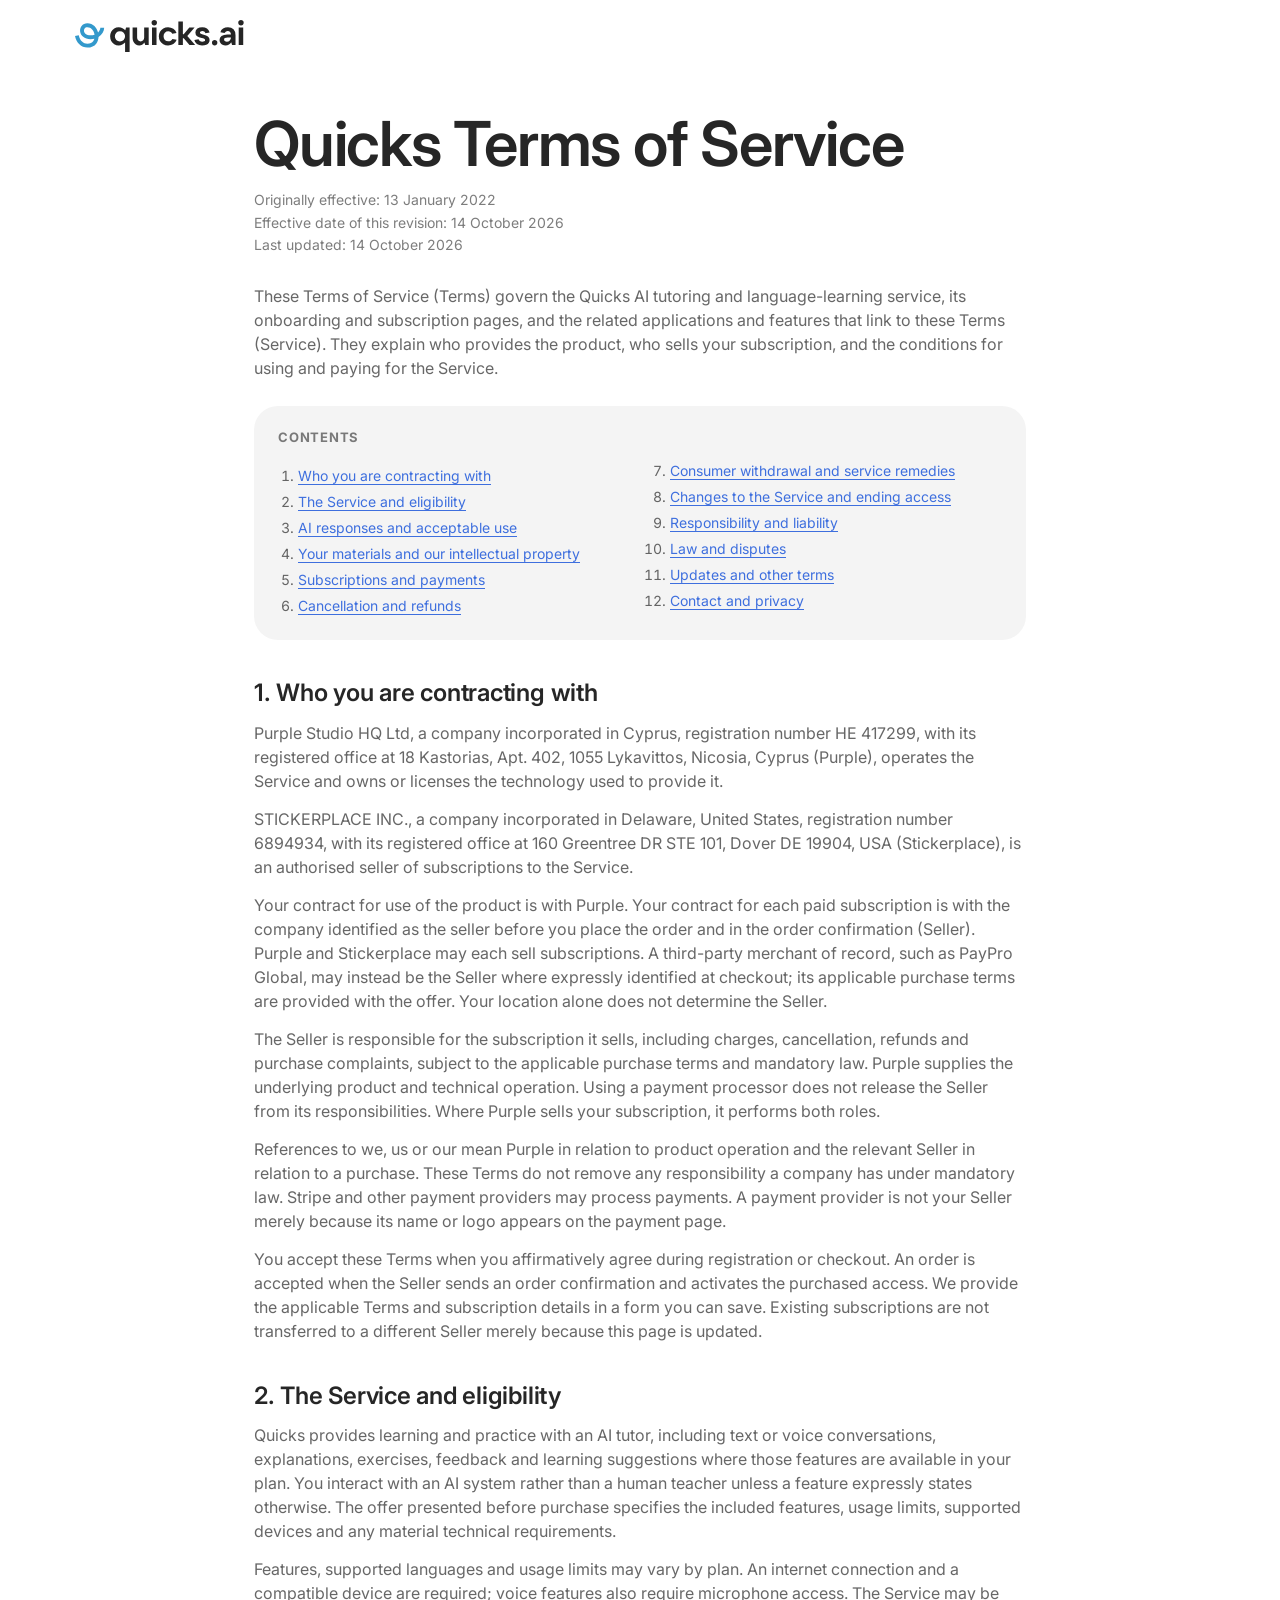
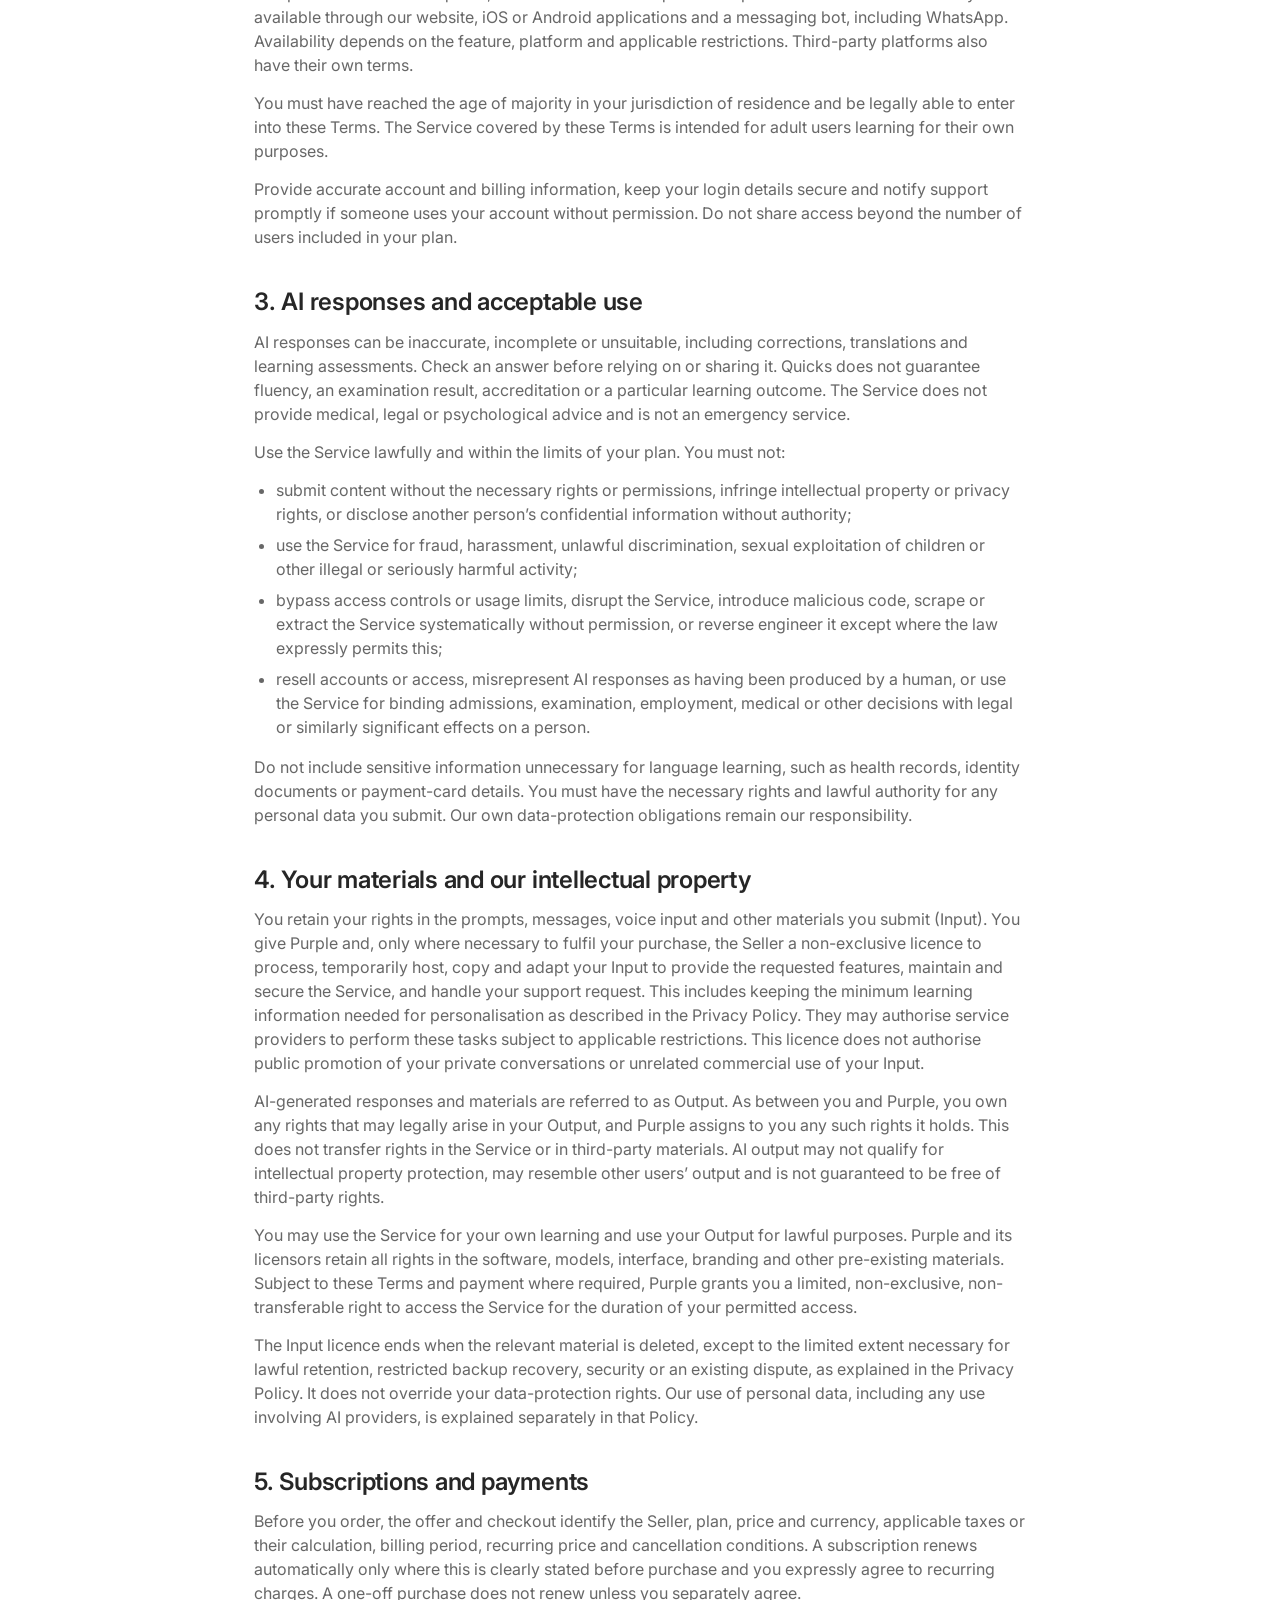
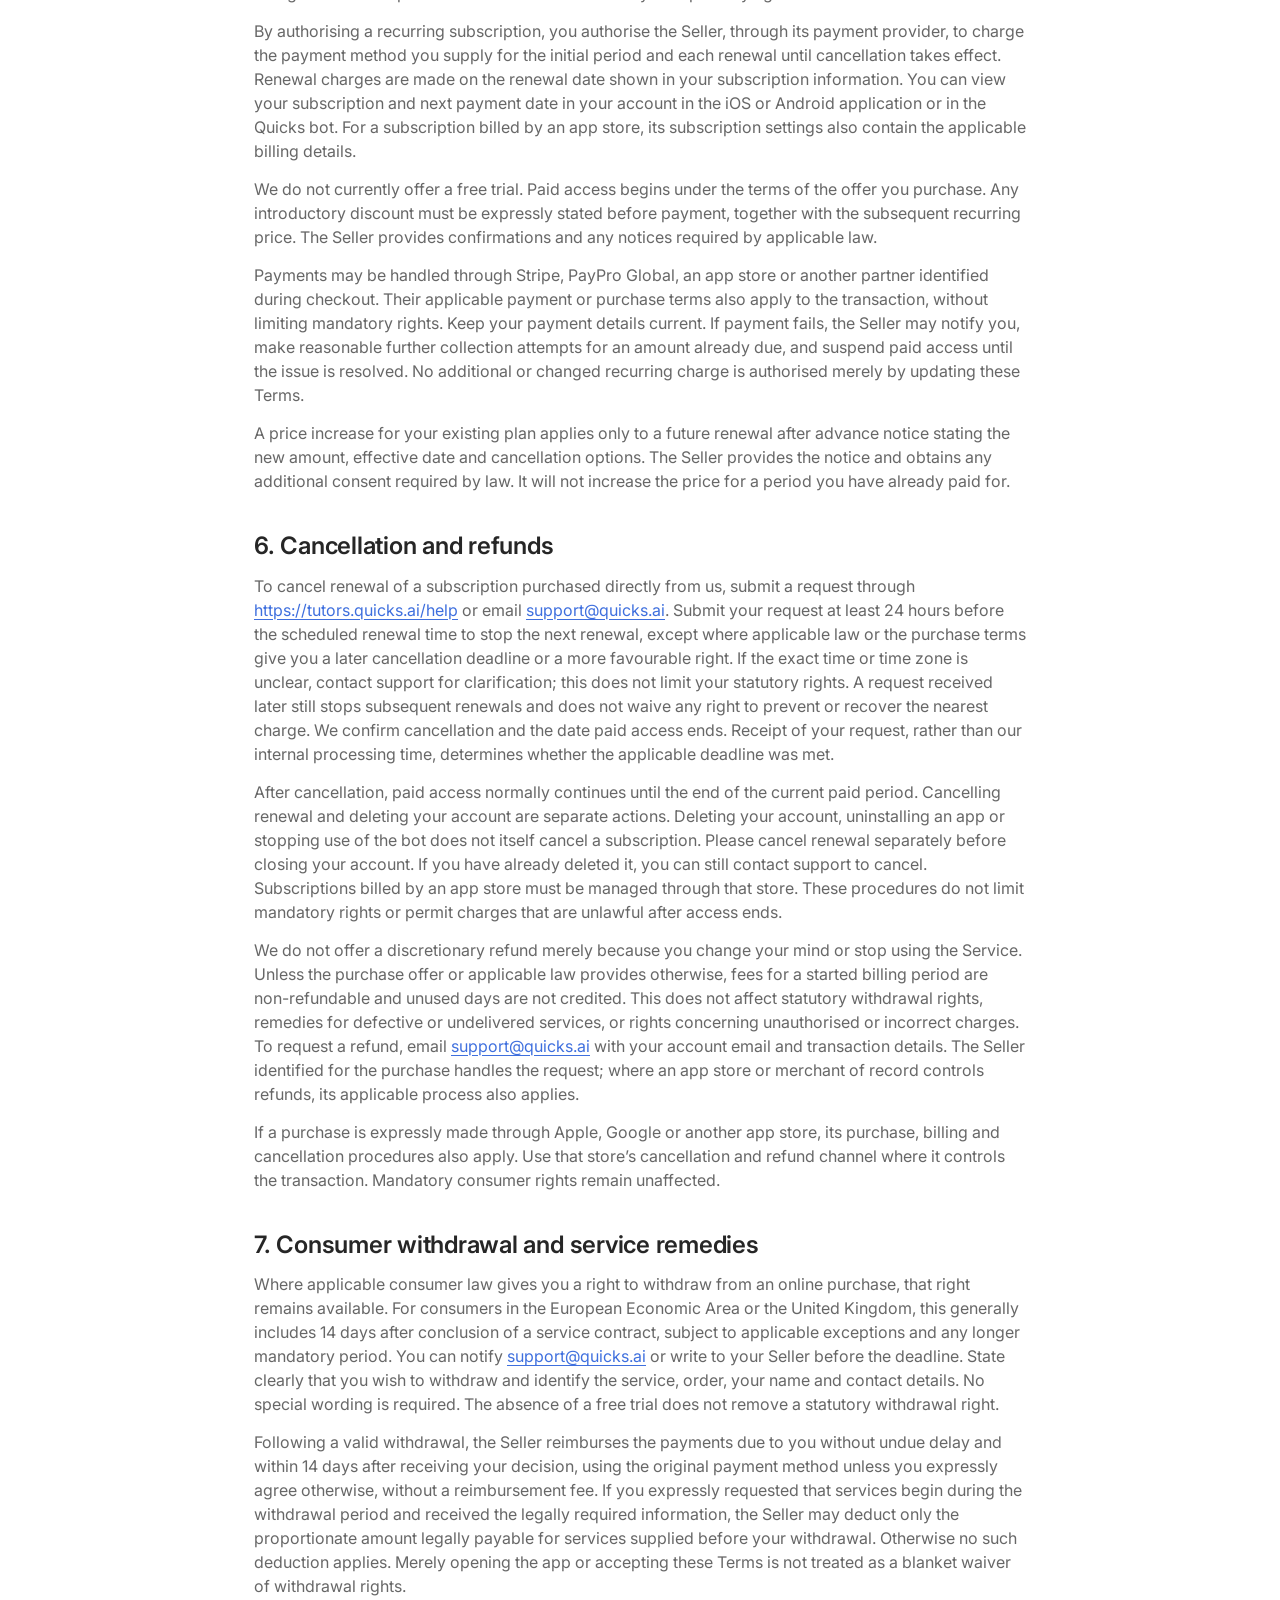
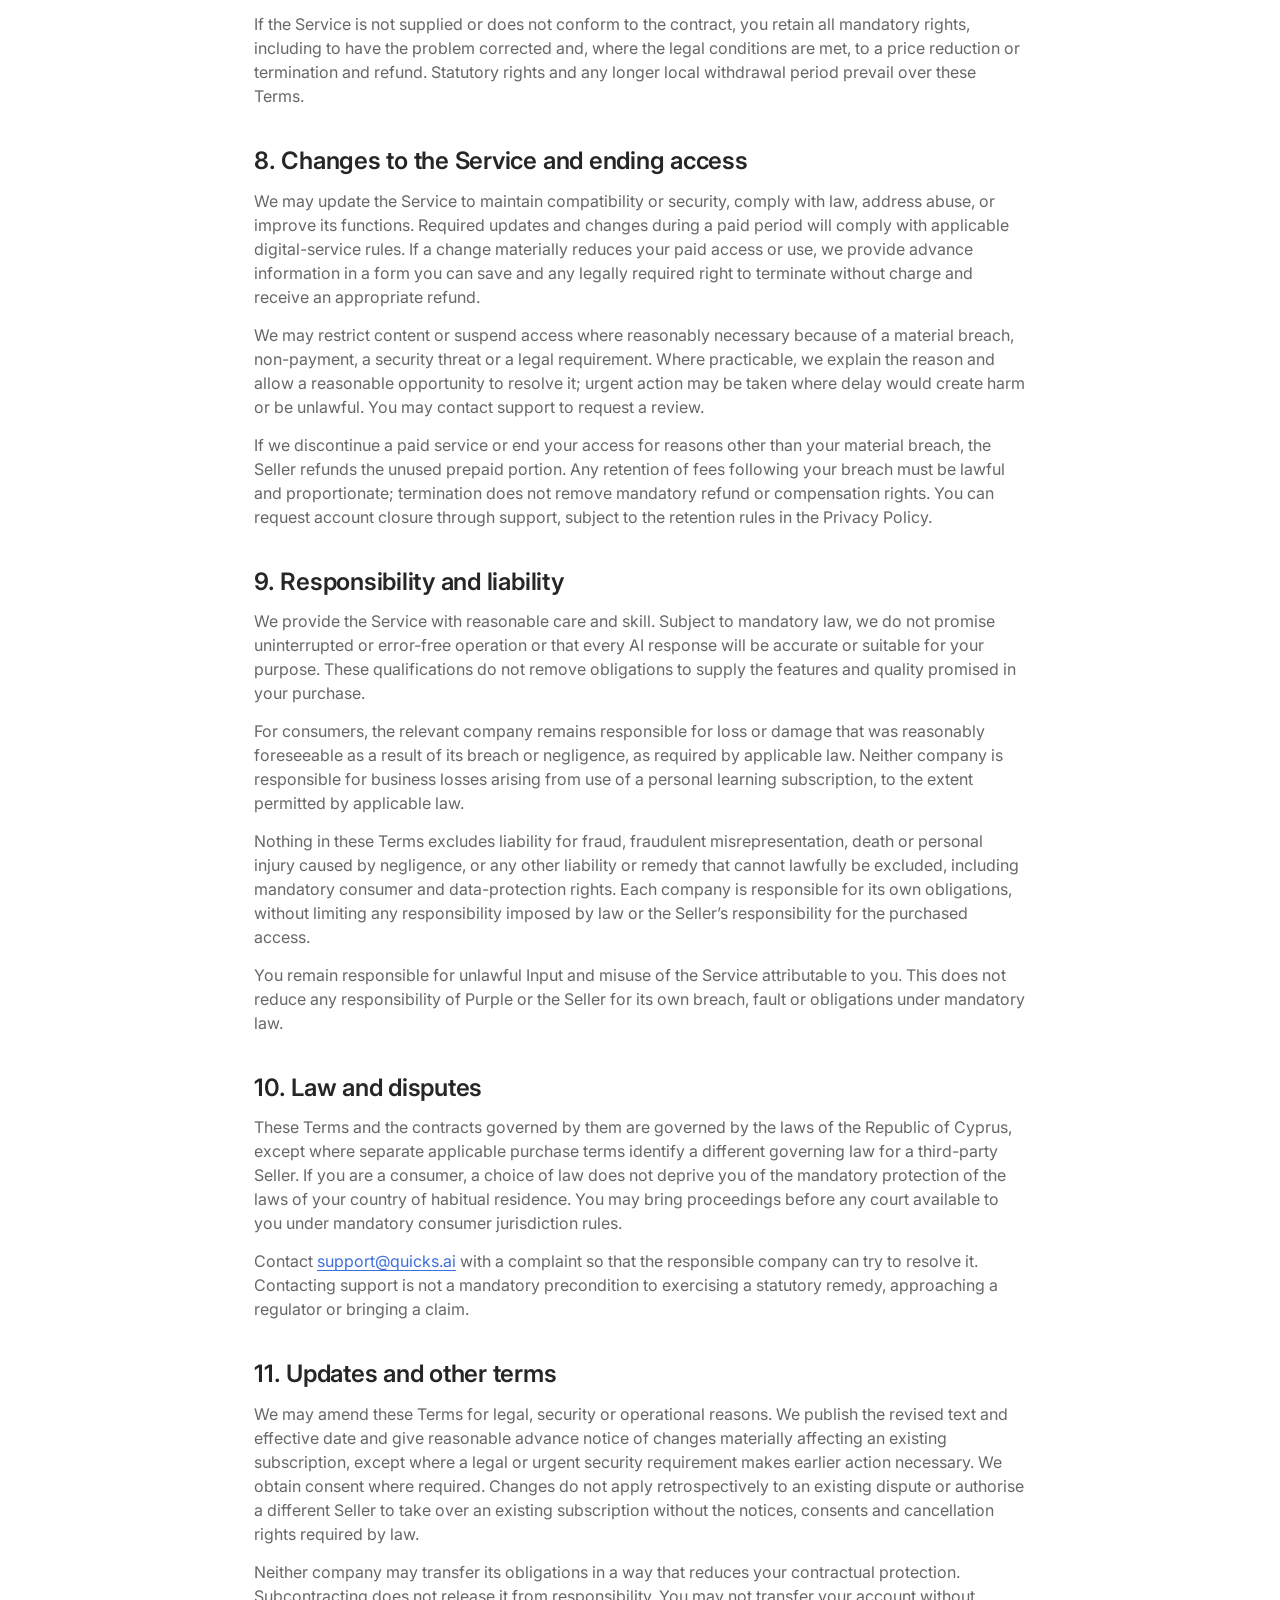
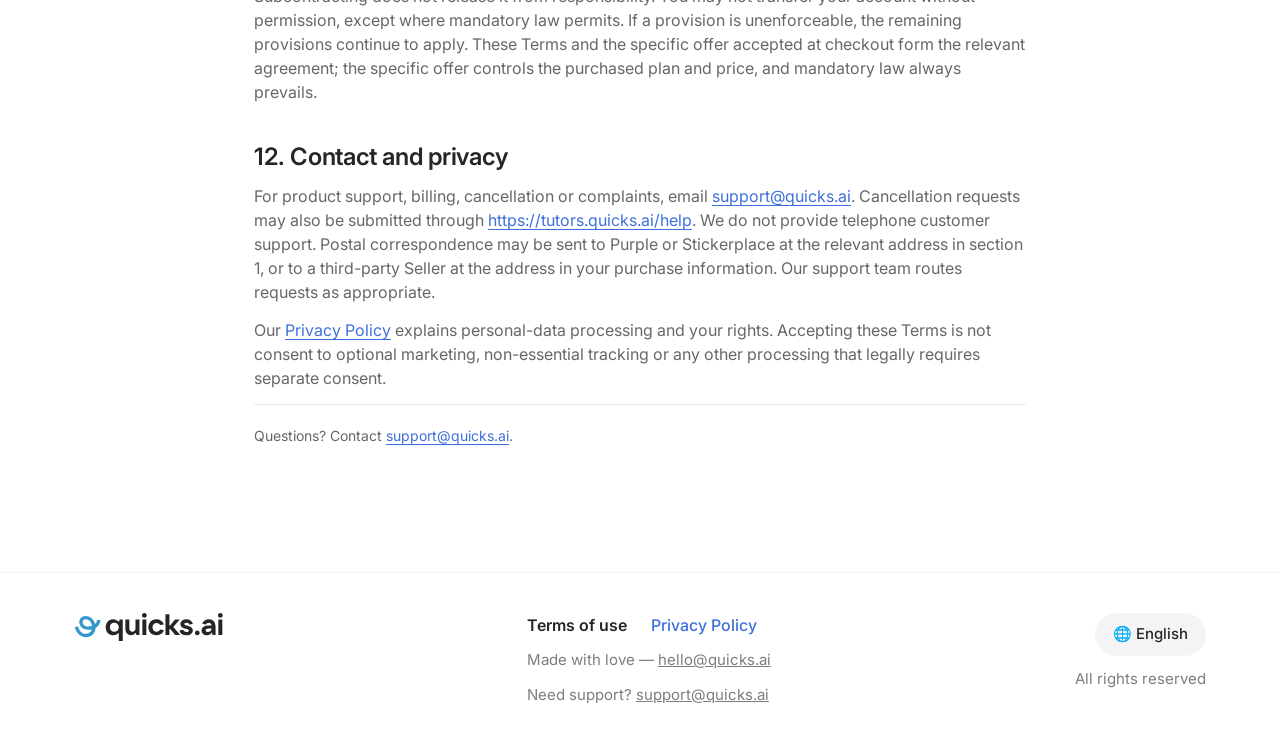
<file: terms.html>
<!DOCTYPE html>
<html lang="en">
<head>
  <meta charset="UTF-8">
  <meta name="viewport" content="width=device-width, initial-scale=1">

  <!-- Yandex.Metrika counter -->
  <script type="text/javascript">
      (function(m,e,t,r,i,k,a){
          m[i]=m[i]||function(){(m[i].a=m[i].a||[]).push(arguments)};
          m[i].l=1*new Date();

          for (var j = 0; j < document.scripts.length; j++) {
              if (document.scripts[j].src === r) {
                  return;
              }
          }

          k=e.createElement(t);
          a=e.getElementsByTagName(t)[0];
          k.async=1;
          k.src=r;
          a.parentNode.insertBefore(k,a);
      })(
          window,
          document,
          'script',
          'https://mc.yandex.ru/metrika/tag.js?id=111194006',
          'ym'
      );

      ym(111194006, 'init', {
          ssr: true,
          webvisor: true,
          clickmap: true,
          ecommerce: "dataLayer",
          referrer: document.referrer,
          url: location.href,
          accurateTrackBounce: true,
          trackLinks: true
      });
  </script>

  <noscript>
      <div>
          <img
              src="https://mc.yandex.ru/watch/111194006"
              style="position:absolute; left:-9999px;"
              alt=""
          />
      </div>
  </noscript>
  <!-- /Yandex.Metrika counter -->

  <title>Quicks Terms of Service</title>
  <meta name="description" content="Terms for the Quicks AI tutor, subscriptions, payments and cancellation.">
  <link rel="icon" href="img/favicon.ico" type="image/png" sizes="128x128">
  <link rel="apple-touch-icon" href="img/favicon.ico">
  <link rel="preconnect" href="https://fonts.googleapis.com">
  <link rel="preconnect" href="https://fonts.gstatic.com" crossorigin>
  <link href="https://fonts.googleapis.com/css2?family=Inter:wght@400;500;600;700&family=Hedvig+Letters+Serif:opsz@12..24&display=swap" rel="stylesheet">
  <link rel="stylesheet" href="css/styles.css">
</head>
<body>

  <!-- ======= Header ======= -->
  <header class="site-header">
    <div class="container header-inner">
      <a class="logo" href="index.html">
        <img src="img/logo-full.svg" alt="quicks.ai" width="170" height="32">
      </a>
    </div>
  </header>

  <main>
    <article class="legal">
      <div class="container legal-inner">
        <h1>Quicks Terms of Service</h1>
        <p class="dates">Originally effective: 13 January 2022<br>Effective date of this revision: 14 October 2026<br>Last updated: 14 October 2026</p>
        <p>These Terms of Service (Terms) govern the Quicks AI tutoring and language-learning service, its onboarding and subscription pages, and the related applications and features that link to these Terms (Service). They explain who provides the product, who sells your subscription, and the conditions for using and paying for the Service.</p>

        <nav class="toc" aria-label="Contents">
          <strong>Contents</strong>
          <ol>
            <li><a href="#section-1">Who you are contracting with</a></li>
            <li><a href="#section-2">The Service and eligibility</a></li>
            <li><a href="#section-3">AI responses and acceptable use</a></li>
            <li><a href="#section-4">Your materials and our intellectual property</a></li>
            <li><a href="#section-5">Subscriptions and payments</a></li>
            <li><a href="#section-6">Cancellation and refunds</a></li>
            <li><a href="#section-7">Consumer withdrawal and service remedies</a></li>
            <li><a href="#section-8">Changes to the Service and ending access</a></li>
            <li><a href="#section-9">Responsibility and liability</a></li>
            <li><a href="#section-10">Law and disputes</a></li>
            <li><a href="#section-11">Updates and other terms</a></li>
            <li><a href="#section-12">Contact and privacy</a></li>
          </ol>
        </nav>

        <h2 id="section-1">1. Who you are contracting with</h2>
        <p>Purple Studio HQ Ltd, a company incorporated in Cyprus, registration number ΗΕ 417299, with its registered office at 18 Kastorias, Apt. 402, 1055 Lykavittos, Nicosia, Cyprus (Purple), operates the Service and owns or licenses the technology used to provide it.</p>
        <p>STICKERPLACE INC., a company incorporated in Delaware, United States, registration number 6894934, with its registered office at 160 Greentree DR STE 101, Dover DE 19904, USA (Stickerplace), is an authorised seller of subscriptions to the Service.</p>
        <p>Your contract for use of the product is with Purple. Your contract for each paid subscription is with the company identified as the seller before you place the order and in the order confirmation (Seller). Purple and Stickerplace may each sell subscriptions. A third-party merchant of record, such as PayPro Global, may instead be the Seller where expressly identified at checkout; its applicable purchase terms are provided with the offer. Your location alone does not determine the Seller.</p>
        <p>The Seller is responsible for the subscription it sells, including charges, cancellation, refunds and purchase complaints, subject to the applicable purchase terms and mandatory law. Purple supplies the underlying product and technical operation. Using a payment processor does not release the Seller from its responsibilities. Where Purple sells your subscription, it performs both roles.</p>
        <p>References to we, us or our mean Purple in relation to product operation and the relevant Seller in relation to a purchase. These Terms do not remove any responsibility a company has under mandatory law. Stripe and other payment providers may process payments. A payment provider is not your Seller merely because its name or logo appears on the payment page.</p>
        <p>You accept these Terms when you affirmatively agree during registration or checkout. An order is accepted when the Seller sends an order confirmation and activates the purchased access. We provide the applicable Terms and subscription details in a form you can save. Existing subscriptions are not transferred to a different Seller merely because this page is updated.</p>

        <h2 id="section-2">2. The Service and eligibility</h2>
        <p>Quicks provides learning and practice with an AI tutor, including text or voice conversations, explanations, exercises, feedback and learning suggestions where those features are available in your plan. You interact with an AI system rather than a human teacher unless a feature expressly states otherwise. The offer presented before purchase specifies the included features, usage limits, supported devices and any material technical requirements.</p>
        <p>Features, supported languages and usage limits may vary by plan. An internet connection and a compatible device are required; voice features also require microphone access. The Service may be available through our website, iOS or Android applications and a messaging bot, including WhatsApp. Availability depends on the feature, platform and applicable restrictions. Third-party platforms also have their own terms.</p>
        <p>You must have reached the age of majority in your jurisdiction of residence and be legally able to enter into these Terms. The Service covered by these Terms is intended for adult users learning for their own purposes.</p>
        <p>Provide accurate account and billing information, keep your login details secure and notify support promptly if someone uses your account without permission. Do not share access beyond the number of users included in your plan.</p>

        <h2 id="section-3">3. AI responses and acceptable use</h2>
        <p>AI responses can be inaccurate, incomplete or unsuitable, including corrections, translations and learning assessments. Check an answer before relying on or sharing it. Quicks does not guarantee fluency, an examination result, accreditation or a particular learning outcome. The Service does not provide medical, legal or psychological advice and is not an emergency service.</p>
        <p>Use the Service lawfully and within the limits of your plan. You must not:</p>
        <ul>
          <li>submit content without the necessary rights or permissions, infringe intellectual property or privacy rights, or disclose another person’s confidential information without authority;</li>
          <li>use the Service for fraud, harassment, unlawful discrimination, sexual exploitation of children or other illegal or seriously harmful activity;</li>
          <li>bypass access controls or usage limits, disrupt the Service, introduce malicious code, scrape or extract the Service systematically without permission, or reverse engineer it except where the law expressly permits this;</li>
          <li>resell accounts or access, misrepresent AI responses as having been produced by a human, or use the Service for binding admissions, examination, employment, medical or other decisions with legal or similarly significant effects on a person.</li>
        </ul>
        <p>Do not include sensitive information unnecessary for language learning, such as health records, identity documents or payment-card details. You must have the necessary rights and lawful authority for any personal data you submit. Our own data-protection obligations remain our responsibility.</p>

        <h2 id="section-4">4. Your materials and our intellectual property</h2>
        <p>You retain your rights in the prompts, messages, voice input and other materials you submit (Input). You give Purple and, only where necessary to fulfil your purchase, the Seller a non-exclusive licence to process, temporarily host, copy and adapt your Input to provide the requested features, maintain and secure the Service, and handle your support request. This includes keeping the minimum learning information needed for personalisation as described in the Privacy Policy. They may authorise service providers to perform these tasks subject to applicable restrictions. This licence does not authorise public promotion of your private conversations or unrelated commercial use of your Input.</p>
        <p>AI-generated responses and materials are referred to as Output. As between you and Purple, you own any rights that may legally arise in your Output, and Purple assigns to you any such rights it holds. This does not transfer rights in the Service or in third-party materials. AI output may not qualify for intellectual property protection, may resemble other users’ output and is not guaranteed to be free of third-party rights.</p>
        <p>You may use the Service for your own learning and use your Output for lawful purposes. Purple and its licensors retain all rights in the software, models, interface, branding and other pre-existing materials. Subject to these Terms and payment where required, Purple grants you a limited, non-exclusive, non-transferable right to access the Service for the duration of your permitted access.</p>
        <p>The Input licence ends when the relevant material is deleted, except to the limited extent necessary for lawful retention, restricted backup recovery, security or an existing dispute, as explained in the Privacy Policy. It does not override your data-protection rights. Our use of personal data, including any use involving AI providers, is explained separately in that Policy.</p>

        <h2 id="section-5">5. Subscriptions and payments</h2>
        <p>Before you order, the offer and checkout identify the Seller, plan, price and currency, applicable taxes or their calculation, billing period, recurring price and cancellation conditions. A subscription renews automatically only where this is clearly stated before purchase and you expressly agree to recurring charges. A one-off purchase does not renew unless you separately agree.</p>
        <p>By authorising a recurring subscription, you authorise the Seller, through its payment provider, to charge the payment method you supply for the initial period and each renewal until cancellation takes effect. Renewal charges are made on the renewal date shown in your subscription information. You can view your subscription and next payment date in your account in the iOS or Android application or in the Quicks bot. For a subscription billed by an app store, its subscription settings also contain the applicable billing details.</p>
        <p>We do not currently offer a free trial. Paid access begins under the terms of the offer you purchase. Any introductory discount must be expressly stated before payment, together with the subsequent recurring price. The Seller provides confirmations and any notices required by applicable law.</p>
        <p>Payments may be handled through Stripe, PayPro Global, an app store or another partner identified during checkout. Their applicable payment or purchase terms also apply to the transaction, without limiting mandatory rights. Keep your payment details current. If payment fails, the Seller may notify you, make reasonable further collection attempts for an amount already due, and suspend paid access until the issue is resolved. No additional or changed recurring charge is authorised merely by updating these Terms.</p>
        <p>A price increase for your existing plan applies only to a future renewal after advance notice stating the new amount, effective date and cancellation options. The Seller provides the notice and obtains any additional consent required by law. It will not increase the price for a period you have already paid for.</p>

        <h2 id="section-6">6. Cancellation and refunds</h2>
        <p>To cancel renewal of a subscription purchased directly from us, submit a request through <a href="https://tutors.quicks.ai/help">https://tutors.quicks.ai/help</a> or email <a href="mailto:support@quicks.ai">support@quicks.ai</a>. Submit your request at least 24 hours before the scheduled renewal time to stop the next renewal, except where applicable law or the purchase terms give you a later cancellation deadline or a more favourable right. If the exact time or time zone is unclear, contact support for clarification; this does not limit your statutory rights. A request received later still stops subsequent renewals and does not waive any right to prevent or recover the nearest charge. We confirm cancellation and the date paid access ends. Receipt of your request, rather than our internal processing time, determines whether the applicable deadline was met.</p>
        <p>After cancellation, paid access normally continues until the end of the current paid period. Cancelling renewal and deleting your account are separate actions. Deleting your account, uninstalling an app or stopping use of the bot does not itself cancel a subscription. Please cancel renewal separately before closing your account. If you have already deleted it, you can still contact support to cancel. Subscriptions billed by an app store must be managed through that store. These procedures do not limit mandatory rights or permit charges that are unlawful after access ends.</p>
        <p>We do not offer a discretionary refund merely because you change your mind or stop using the Service. Unless the purchase offer or applicable law provides otherwise, fees for a started billing period are non-refundable and unused days are not credited. This does not affect statutory withdrawal rights, remedies for defective or undelivered services, or rights concerning unauthorised or incorrect charges. To request a refund, email <a href="mailto:support@quicks.ai">support@quicks.ai</a> with your account email and transaction details. The Seller identified for the purchase handles the request; where an app store or merchant of record controls refunds, its applicable process also applies.</p>
        <p>If a purchase is expressly made through Apple, Google or another app store, its purchase, billing and cancellation procedures also apply. Use that store’s cancellation and refund channel where it controls the transaction. Mandatory consumer rights remain unaffected.</p>

        <h2 id="section-7">7. Consumer withdrawal and service remedies</h2>
        <p>Where applicable consumer law gives you a right to withdraw from an online purchase, that right remains available. For consumers in the European Economic Area or the United Kingdom, this generally includes 14 days after conclusion of a service contract, subject to applicable exceptions and any longer mandatory period. You can notify <a href="mailto:support@quicks.ai">support@quicks.ai</a> or write to your Seller before the deadline. State clearly that you wish to withdraw and identify the service, order, your name and contact details. No special wording is required. The absence of a free trial does not remove a statutory withdrawal right.</p>
        <p>Following a valid withdrawal, the Seller reimburses the payments due to you without undue delay and within 14 days after receiving your decision, using the original payment method unless you expressly agree otherwise, without a reimbursement fee. If you expressly requested that services begin during the withdrawal period and received the legally required information, the Seller may deduct only the proportionate amount legally payable for services supplied before your withdrawal. Otherwise no such deduction applies. Merely opening the app or accepting these Terms is not treated as a blanket waiver of withdrawal rights.</p>
        <p>If the Service is not supplied or does not conform to the contract, you retain all mandatory rights, including to have the problem corrected and, where the legal conditions are met, to a price reduction or termination and refund. Statutory rights and any longer local withdrawal period prevail over these Terms.</p>

        <h2 id="section-8">8. Changes to the Service and ending access</h2>
        <p>We may update the Service to maintain compatibility or security, comply with law, address abuse, or improve its functions. Required updates and changes during a paid period will comply with applicable digital-service rules. If a change materially reduces your paid access or use, we provide advance information in a form you can save and any legally required right to terminate without charge and receive an appropriate refund.</p>
        <p>We may restrict content or suspend access where reasonably necessary because of a material breach, non-payment, a security threat or a legal requirement. Where practicable, we explain the reason and allow a reasonable opportunity to resolve it; urgent action may be taken where delay would create harm or be unlawful. You may contact support to request a review.</p>
        <p>If we discontinue a paid service or end your access for reasons other than your material breach, the Seller refunds the unused prepaid portion. Any retention of fees following your breach must be lawful and proportionate; termination does not remove mandatory refund or compensation rights. You can request account closure through support, subject to the retention rules in the Privacy Policy.</p>

        <h2 id="section-9">9. Responsibility and liability</h2>
        <p>We provide the Service with reasonable care and skill. Subject to mandatory law, we do not promise uninterrupted or error-free operation or that every AI response will be accurate or suitable for your purpose. These qualifications do not remove obligations to supply the features and quality promised in your purchase.</p>
        <p>For consumers, the relevant company remains responsible for loss or damage that was reasonably foreseeable as a result of its breach or negligence, as required by applicable law. Neither company is responsible for business losses arising from use of a personal learning subscription, to the extent permitted by applicable law.</p>
        <p>Nothing in these Terms excludes liability for fraud, fraudulent misrepresentation, death or personal injury caused by negligence, or any other liability or remedy that cannot lawfully be excluded, including mandatory consumer and data-protection rights. Each company is responsible for its own obligations, without limiting any responsibility imposed by law or the Seller’s responsibility for the purchased access.</p>
        <p>You remain responsible for unlawful Input and misuse of the Service attributable to you. This does not reduce any responsibility of Purple or the Seller for its own breach, fault or obligations under mandatory law.</p>

        <h2 id="section-10">10. Law and disputes</h2>
        <p>These Terms and the contracts governed by them are governed by the laws of the Republic of Cyprus, except where separate applicable purchase terms identify a different governing law for a third-party Seller. If you are a consumer, a choice of law does not deprive you of the mandatory protection of the laws of your country of habitual residence. You may bring proceedings before any court available to you under mandatory consumer jurisdiction rules.</p>
        <p>Contact <a href="mailto:support@quicks.ai">support@quicks.ai</a> with a complaint so that the responsible company can try to resolve it. Contacting support is not a mandatory precondition to exercising a statutory remedy, approaching a regulator or bringing a claim.</p>

        <h2 id="section-11">11. Updates and other terms</h2>
        <p>We may amend these Terms for legal, security or operational reasons. We publish the revised text and effective date and give reasonable advance notice of changes materially affecting an existing subscription, except where a legal or urgent security requirement makes earlier action necessary. We obtain consent where required. Changes do not apply retrospectively to an existing dispute or authorise a different Seller to take over an existing subscription without the notices, consents and cancellation rights required by law.</p>
        <p>Neither company may transfer its obligations in a way that reduces your contractual protection. Subcontracting does not release it from responsibility. You may not transfer your account without permission, except where mandatory law permits. If a provision is unenforceable, the remaining provisions continue to apply. These Terms and the specific offer accepted at checkout form the relevant agreement; the specific offer controls the purchased plan and price, and mandatory law always prevails.</p>

        <h2 id="section-12">12. Contact and privacy</h2>
        <p>For product support, billing, cancellation or complaints, email <a href="mailto:support@quicks.ai">support@quicks.ai</a>. Cancellation requests may also be submitted through <a href="https://tutors.quicks.ai/help">https://tutors.quicks.ai/help</a>. We do not provide telephone customer support. Postal correspondence may be sent to Purple or Stickerplace at the relevant address in section 1, or to a third-party Seller at the address in your purchase information. Our support team routes requests as appropriate.</p>
        <p>Our <a href="privacy.html">Privacy Policy</a> explains personal-data processing and your rights. Accepting these Terms is not consent to optional marketing, non-essential tracking or any other processing that legally requires separate consent.</p>

        <p class="legal-foot">Questions? Contact <a href="mailto:support@quicks.ai">support@quicks.ai</a>.</p>
      </div>
    </article>
  </main>

  <!-- ======= Footer ======= -->
  <footer class="site-footer">
    <div class="container footer-inner">
      <a class="logo" href="index.html">
        <img src="img/logo-full.svg" alt="quicks.ai" width="149" height="28">
      </a>
      <div class="footer-mid">
        <nav class="footer-links">
          <a href="terms.html" class="is-active">Terms of use</a>
          <a href="privacy.html">Privacy Policy</a>
        </nav>
        <p>Made with love — <a href="mailto:hello@quicks.ai">hello@quicks.ai</a></p>
        <p>Need support? <a href="mailto:support@quicks.ai">support@quicks.ai</a></p>
      </div>
      <div class="footer-right">
        <span class="lang-pill">🌐 English</span>
        <p>All rights reserved</p>
      </div>
    </div>
  </footer>

</body>
</html>
</file>
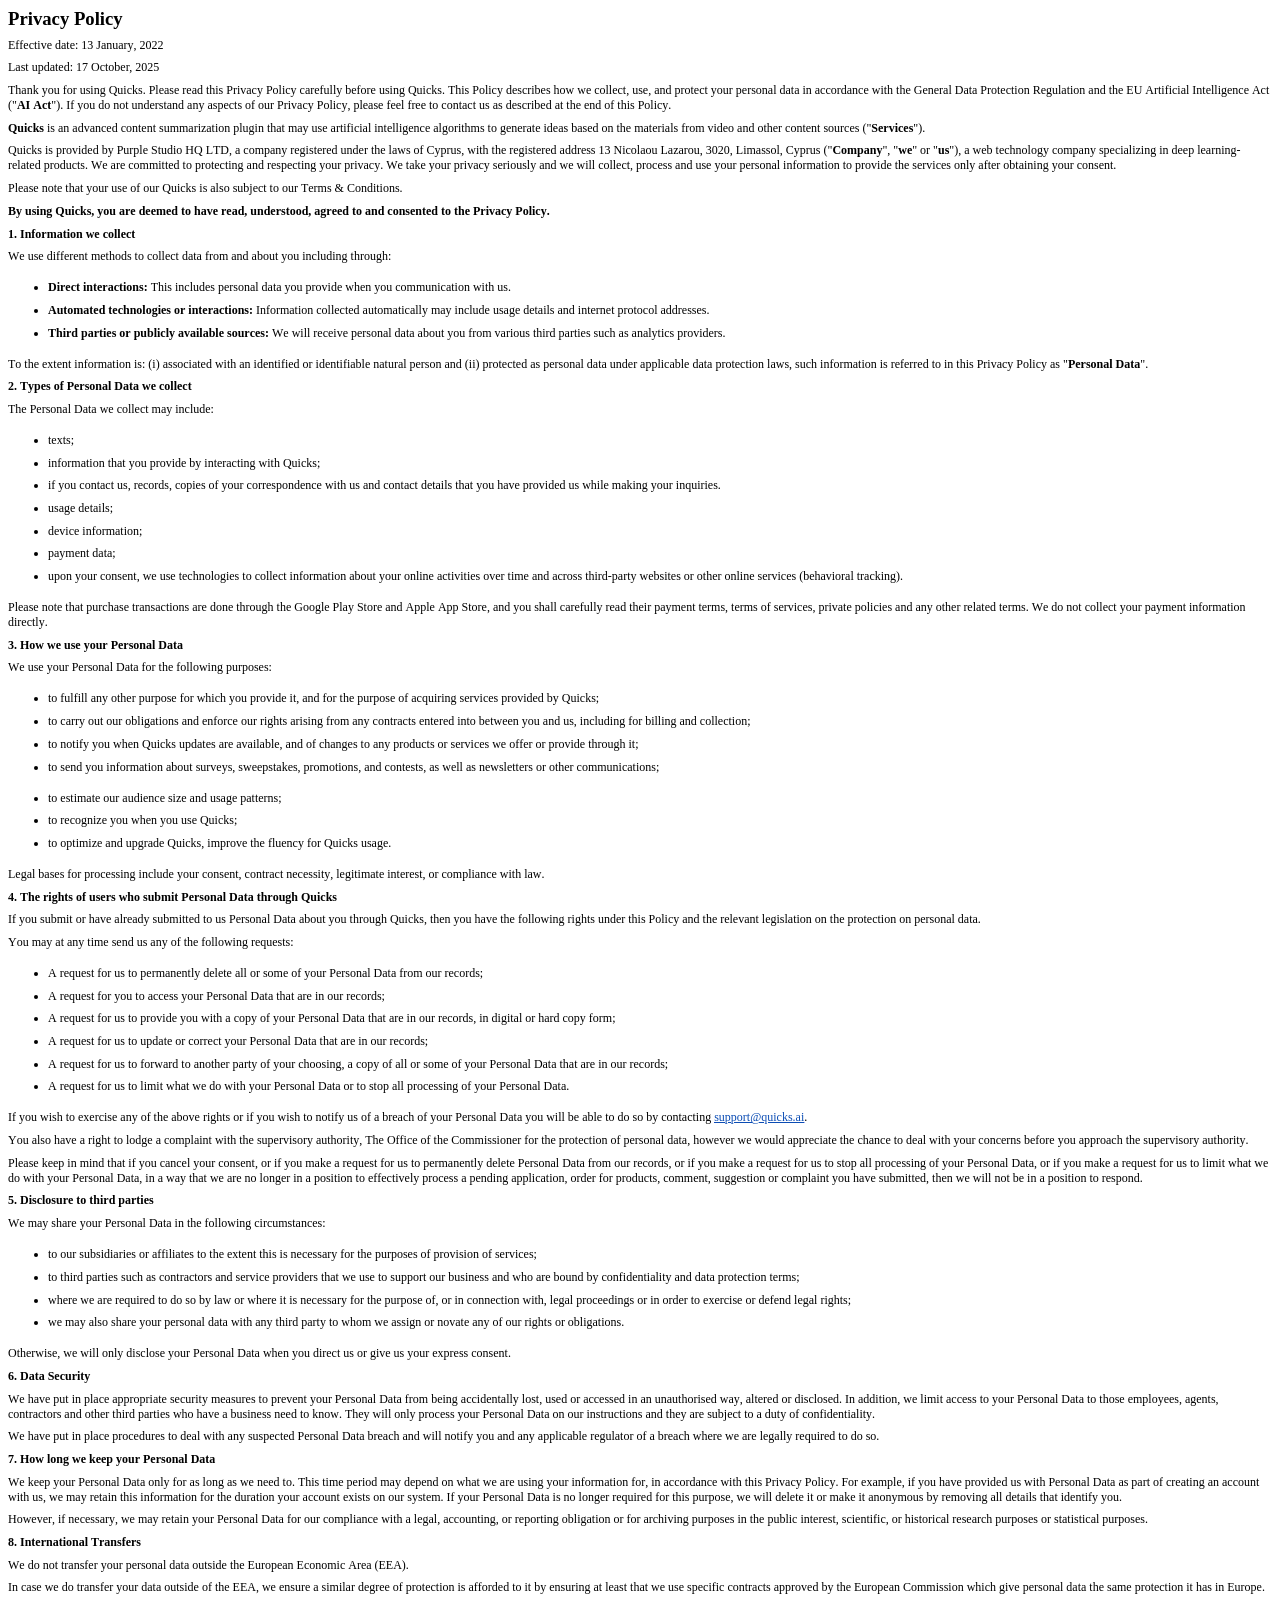
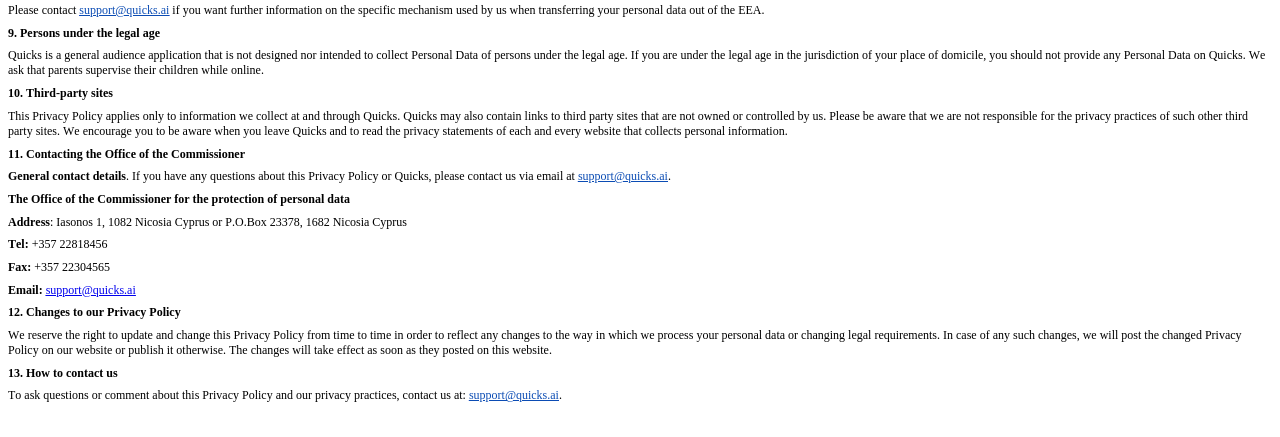
<file: archive/privacy-billing-quicks-ai-2026-10-14.html>
<!DOCTYPE html PUBLIC "-//W3C//DTD HTML 4.01//EN" "http://www.w3.org/TR/html4/strict.dtd">
<html>
<head>
  <meta http-equiv="Content-Type" content="text/html; charset=utf-8">
  <meta http-equiv="Content-Style-Type" content="text/css">
  <title></title>
  <meta name="Author" content="Elena Pavlova">
  <meta name="Generator" content="Cocoa HTML Writer">
  <meta name="CocoaVersion" content="2487.7">
  <style type="text/css">
    p.p1 {margin: 0.0px 0.0px 7.7px 0.0px; font: 18.7px 'Times New Roman'; -webkit-text-stroke: #000000}
    p.p2 {margin: 0.0px 0.0px 7.7px 0.0px; font: 12.0px 'Times New Roman'; -webkit-text-stroke: #000000}
    p.p3 {margin: 0.0px 0.0px 7.7px 0.0px; font: 12.0px 'Times New Roman'; color: #000000}
    p.p4 {margin: 0.0px 0.0px 7.7px 0.0px; font: 12.0px 'Times New Roman'; color: #0b4cb4; -webkit-text-stroke: #0b4cb4}
    p.p5 {margin: 0.0px 0.0px 10.6px 0.0px; font: 12.0px Times; -webkit-text-stroke: #000000}
    li.li2 {margin: 0.0px 0.0px 7.7px 0.0px; font: 12.0px 'Times New Roman'; -webkit-text-stroke: #000000}
    span.s1 {font-kerning: none}
    span.s2 {font-kerning: none; color: #000000; -webkit-text-stroke: 0px #000000}
    span.s3 {font: 12.0px Times; font-kerning: none}
    span.s4 {-webkit-text-stroke: 0px #000000}
    span.s5 {font: 12.0px 'Times New Roman'; text-decoration: underline ; font-kerning: none; color: #0b4cb4; -webkit-text-stroke: 0px #0b4cb4}
    span.s6 {text-decoration: underline ; font-kerning: none; -webkit-text-stroke: 0px #0b4cb4}
    ul.ul1 {list-style-type: disc}
  </style>
</head>
<body>
<p class="p1"><span class="s1"><b>Privacy Policy </b></span></p>
<p class="p2"><span class="s1">Effective date: 13 January, 2022</span></p>
<p class="p3"><span class="s2">Last updated: </span>17 October, 2025</p>
<p class="p2"><span class="s1">Thank you for using Quicks. Please read this Privacy Policy carefully before using Quicks. This Policy describes how we collect, use, and protect your personal data in accordance with the General Data Protection Regulation and the EU Artificial Intelligence Act ("<b>AI Act</b>").</span><span class="s3"> </span><span class="s1">If you do not understand any aspects of our Privacy Policy, please feel free to contact us as described at the end of this Policy.</span></p>
<p class="p2"><span class="s1"><b>Quicks</b> is an advanced content summarization plugin that may use artificial intelligence algorithms to generate ideas based on the materials from video and other content sources ("<b>Services</b>").</span></p>
<p class="p2"><span class="s1">Quicks is provided by Purple Studio HQ LTD, a company registered under the laws of Cyprus, with the registered address 13 Nicolaou Lazarou, 3020, Limassol, Cyprus ("<b>Company</b>", "<b>we</b>" or "<b>us</b>"), a web technology company specializing in deep learning-related products. We are committed to protecting and respecting your privacy. We take your privacy seriously and we will collect, process and use your personal information to provide the services only after obtaining your consent.</span></p>
<p class="p2"><span class="s1">Please note that your use of our Quicks is also subject to our Terms &amp; Conditions.</span></p>
<p class="p2"><span class="s1"><b>By using Quicks, you are deemed to have read, understood, agreed to and consented to the Privacy Policy.</b></span></p>
<p class="p2"><span class="s1"><b>1. Information we collect</b></span></p>
<p class="p2"><span class="s1">We use different methods to collect data from and about you including through:</span></p>
<ul class="ul1">
  <li class="li2"><span class="s4"><b></b></span><span class="s1"><b>Direct interactions:</b> This includes personal data you provide when you communication with us.</span></li>
  <li class="li2"><span class="s4"><b></b></span><span class="s1"><b>Automated technologies or interactions:</b> Information collected automatically may include usage details and internet protocol addresses.</span></li>
  <li class="li2"><span class="s4"><b></b></span><span class="s1"><b>Third parties or publicly available sources:</b> We will receive personal data about you from various third parties such as analytics providers.</span></li>
</ul>
<p class="p2"><span class="s1">To the extent information is: (i) associated with an identified or identifiable natural person and (ii) protected as personal data under applicable data protection laws, such information is referred to in this Privacy Policy as "<b>Personal Data</b>".</span></p>
<p class="p2"><span class="s1"><b>2. Types of Personal Data we collect</b></span></p>
<p class="p2"><span class="s1">The Personal Data we collect may include:</span></p>
<ul class="ul1">
  <li class="li2"><span class="s4"></span><span class="s1">texts;</span></li>
  <li class="li2"><span class="s4"></span><span class="s1">information that you provide by interacting with Quicks;</span></li>
  <li class="li2"><span class="s4"></span><span class="s1">if you contact us, records, copies of your correspondence with us and contact details that you have provided us while making your inquiries.</span></li>
  <li class="li2"><span class="s4"></span><span class="s1">usage details;</span></li>
  <li class="li2"><span class="s4"></span><span class="s1">device information;</span></li>
  <li class="li2"><span class="s4"></span><span class="s1">payment data;</span></li>
  <li class="li2"><span class="s4"></span><span class="s1">upon your consent, we use technologies to collect information about your online activities over time and across third-party websites or other online services (behavioral tracking). </span></li>
</ul>
<p class="p2"><span class="s1">Please note that purchase transactions are done through the Google Play Store and Apple App Store, and you shall carefully read their payment terms, terms of services, private policies and any other related terms. We do not collect your payment information directly.</span></p>
<p class="p2"><span class="s1"><b>3. How we use your Personal Data</b></span></p>
<p class="p2"><span class="s1">We use your Personal Data for the following purposes:</span></p>
<ul class="ul1">
  <li class="li2"><span class="s4"></span><span class="s1">to fulfill any other purpose for which you provide it, and for the purpose of acquiring services provided by Quicks;</span></li>
  <li class="li2"><span class="s4"></span><span class="s1">to carry out our obligations and enforce our rights arising from any contracts entered into between you and us, including for billing and collection;</span></li>
  <li class="li2"><span class="s4"></span><span class="s1">to notify you when Quicks updates are available, and of changes to any products or services we offer or provide through it;</span></li>
  <li class="li2"><span class="s4"></span><span class="s1">to send you information about surveys, sweepstakes, promotions, and contests, as well as newsletters or other communications;</span></li>
</ul>
<ul class="ul1">
  <li class="li2"><span class="s4"></span><span class="s1">to estimate our audience size and usage patterns;</span></li>
  <li class="li2"><span class="s4"></span><span class="s1">to recognize you when you use Quicks;</span></li>
  <li class="li2"><span class="s4"></span><span class="s1">to optimize and upgrade Quicks, improve the fluency for Quicks usage.</span></li>
</ul>
<p class="p2"><span class="s1">Legal bases for processing include your consent, contract necessity, legitimate interest, or compliance with law.</span></p>
<p class="p2"><span class="s1"><b>4. The rights of users who submit Personal Data through Quicks</b></span></p>
<p class="p2"><span class="s1">If you submit or have already submitted to us Personal Data about you through Quicks, then you have the following rights under this Policy and the relevant legislation on the protection on personal data.</span></p>
<p class="p2"><span class="s1">You may at any time send us any of the following requests:</span></p>
<ul class="ul1">
  <li class="li2"><span class="s4"></span><span class="s1">A request for us to permanently delete all or some of your Personal Data from our records;</span></li>
  <li class="li2"><span class="s4"></span><span class="s1">A request for you to access your Personal Data that are in our records;</span></li>
  <li class="li2"><span class="s4"></span><span class="s1">A request for us to provide you with a copy of your Personal Data that are in our records, in digital or hard copy form;</span></li>
  <li class="li2"><span class="s4"></span><span class="s1">A request for us to update or correct your Personal Data that are in our records;</span></li>
  <li class="li2"><span class="s4"></span><span class="s1">A request for us to forward to another party of your choosing, a copy of all or some of your Personal Data that are in our records;</span></li>
  <li class="li2"><span class="s4"></span><span class="s1">A request for us to limit what we do with your Personal Data or to stop all processing of your Personal Data.</span></li>
</ul>
<p class="p2"><span class="s1">If you wish to exercise any of the above rights or if you wish to notify us of a breach of your Personal Data you will be able to do so by contacting <a href="https://billing.tryquicks.com/cdn-cgi/l/email-protection#88e9e1fbfdf8f8e7fafcc8f8fdfaf8e4eda6fbfcfdece1e7"><span class="s5">support@quicks.ai</span></a>.</span></p>
<p class="p2"><span class="s1">You also have a right to lodge a complaint with the supervisory authority, The Office of the Commissioner for the protection of personal data, however we would appreciate the chance to deal with your concerns before you approach the supervisory authority.</span></p>
<p class="p2"><span class="s1">Please keep in mind that if you cancel your consent, or if you make a request for us to permanently delete Personal Data from our records, or if you make a request for us to stop all processing of your Personal Data, or if you make a request for us to limit what we do with your Personal Data, in a way that we are no longer in a position to effectively process a pending application, order for products, comment, suggestion or complaint you have submitted, then we will not be in a position to respond.</span></p>
<p class="p2"><span class="s1"><b>5. Disclosure to third parties</b></span></p>
<p class="p2"><span class="s1">We may share your Personal Data in the following circumstances:</span></p>
<ul class="ul1">
  <li class="li2"><span class="s4"></span><span class="s1">to our subsidiaries or affiliates to the extent this is necessary for the purposes of provision of services;</span></li>
  <li class="li2"><span class="s4"></span><span class="s1">to third parties such as contractors and service providers that we use to support our business and who are bound by confidentiality and data protection terms;</span></li>
  <li class="li2"><span class="s4"></span><span class="s1">where we are required to do so by law or where it is necessary for the purpose of, or in connection with, legal proceedings or in order to exercise or defend legal rights;</span></li>
  <li class="li2"><span class="s4"></span><span class="s1">we may also share your personal data with any third party to whom we assign or novate any of our rights or obligations.</span></li>
</ul>
<p class="p2"><span class="s1">Otherwise, we will only disclose your Personal Data when you direct us or give us your express consent.</span></p>
<p class="p2"><span class="s1"><b>6. Data Security</b></span></p>
<p class="p2"><span class="s1">We have put in place appropriate security measures to prevent your Personal Data from being accidentally lost, used or accessed in an unauthorised way, altered or disclosed. In addition, we limit access to your Personal Data to those employees, agents, contractors and other third parties who have a business need to know. They will only process your Personal Data on our instructions and they are subject to a duty of confidentiality.</span></p>
<p class="p2"><span class="s1">We have put in place procedures to deal with any suspected Personal Data breach and will notify you and any applicable regulator of a breach where we are legally required to do so.</span></p>
<p class="p2"><span class="s1"><b>7. How long we keep your Personal Data</b></span></p>
<p class="p2"><span class="s1">We keep your Personal Data only for as long as we need to. This time period may depend on what we are using your information for, in accordance with this Privacy Policy. For example, if you have provided us with Personal Data as part of creating an account with us, we may retain this information for the duration your account exists on our system. If your Personal Data is no longer required for this purpose, we will delete it or make it anonymous by removing all details that identify you.</span></p>
<p class="p2"><span class="s1">However, if necessary, we may retain your Personal Data for our compliance with a legal, accounting, or reporting obligation or for archiving purposes in the public interest, scientific, or historical research purposes or statistical purposes.</span></p>
<p class="p2"><span class="s1"><b>8. International Transfers</b></span></p>
<p class="p2"><span class="s1">We do not transfer your personal data outside the European Economic Area (EEA).</span></p>
<p class="p2"><span class="s1">In case we do transfer your data outside of the EEA, we ensure a similar degree of protection is afforded to it by ensuring at least that we use specific contracts approved by the European Commission which give personal data the same protection it has in Europe.</span></p>
<p class="p2"><span class="s1">Please contact <a href="https://billing.tryquicks.com/cdn-cgi/l/email-protection#25444c565055554a5751655550575549400b565150414c4a"><span class="s5">support@quicks.ai</span></a> if you want further information on the specific mechanism used by us when transferring your personal data out of the EEA.</span></p>
<p class="p2"><span class="s1"><b>9. Persons under the legal age </b></span></p>
<p class="p2"><span class="s1">Quicks is a general audience application that is not designed nor intended to collect Personal Data of persons under the legal age. If you are under the legal age in the jurisdiction of your place of domicile, you should not provide any Personal Data on Quicks. We ask that parents supervise their children while online.</span></p>
<p class="p2"><span class="s1"><b>10. Third-party sites</b></span></p>
<p class="p2"><span class="s1">This Privacy Policy applies only to information we collect at and through Quicks. Quicks may also contain links to third party sites that are not owned or controlled by us. Please be aware that we are not responsible for the privacy practices of such other third party sites. We encourage you to be aware when you leave Quicks and to read the privacy statements of each and every website that collects personal information.</span></p>
<p class="p2"><span class="s1"><b>11. Contacting the Office of the Commissioner</b></span></p>
<p class="p2"><span class="s1"><b>General contact details</b>. If you have any questions about this Privacy Policy or Quicks, please contact us via email at <a href="https://billing.tryquicks.com/cdn-cgi/l/email-protection#c0a1a9b3b5b0b0afb2b480b0b5b2b0aca5eeb3b4b5a4a9af"><span class="s5">support@quicks.ai</span></a>.</span></p>
<p class="p2"><span class="s1"><b>The Office of the Commissioner for the protection of personal data</b></span></p>
<p class="p2"><span class="s1"><b>Address</b>: Iasonos 1, 1082 Nicosia Cyprus or P.O.Box 23378, 1682 Nicosia Cyprus</span></p>
<p class="p2"><span class="s1"><b>Tel: </b>+357 22818456</span></p>
<p class="p2"><span class="s1"><b>Fax: </b>+357 22304565</span></p>
<p class="p4"><span class="s2"><b>Email: </b><a href="https://billing.tryquicks.com/cdn-cgi/l/email-protection#12717d7f7f7b61617b7d7c7760527673667362607d667771667b7d7c3c757d643c716b"><span class="s6">support@quicks.ai</span></a></span></p>
<p class="p2"><span class="s1"><b>12. Changes to our Privacy Policy</b></span></p>
<p class="p2"><span class="s1">We reserve the right to update and change this Privacy Policy from time to time in order to reflect any changes to the way in which we process your personal data or changing legal requirements. In case of any such changes, we will post the changed Privacy Policy on our website or publish it otherwise. The changes will take effect as soon as they posted on this website. </span></p>
<p class="p2"><span class="s1"><b>13. How to contact us</b></span></p>
<p class="p2"><span class="s1">To ask questions or comment about this Privacy Policy and our privacy practices, contact us at: <a href="https://billing.tryquicks.com/cdn-cgi/l/email-protection#1a7b73696f6a6a75686e5a6a6f686a767f34696e6f7e7375"><span class="s5">support@quicks.ai</span></a>.</span></p>
<p class="p5"><span class="s1"><br>
</span></p>
</body>
</html>
</file>
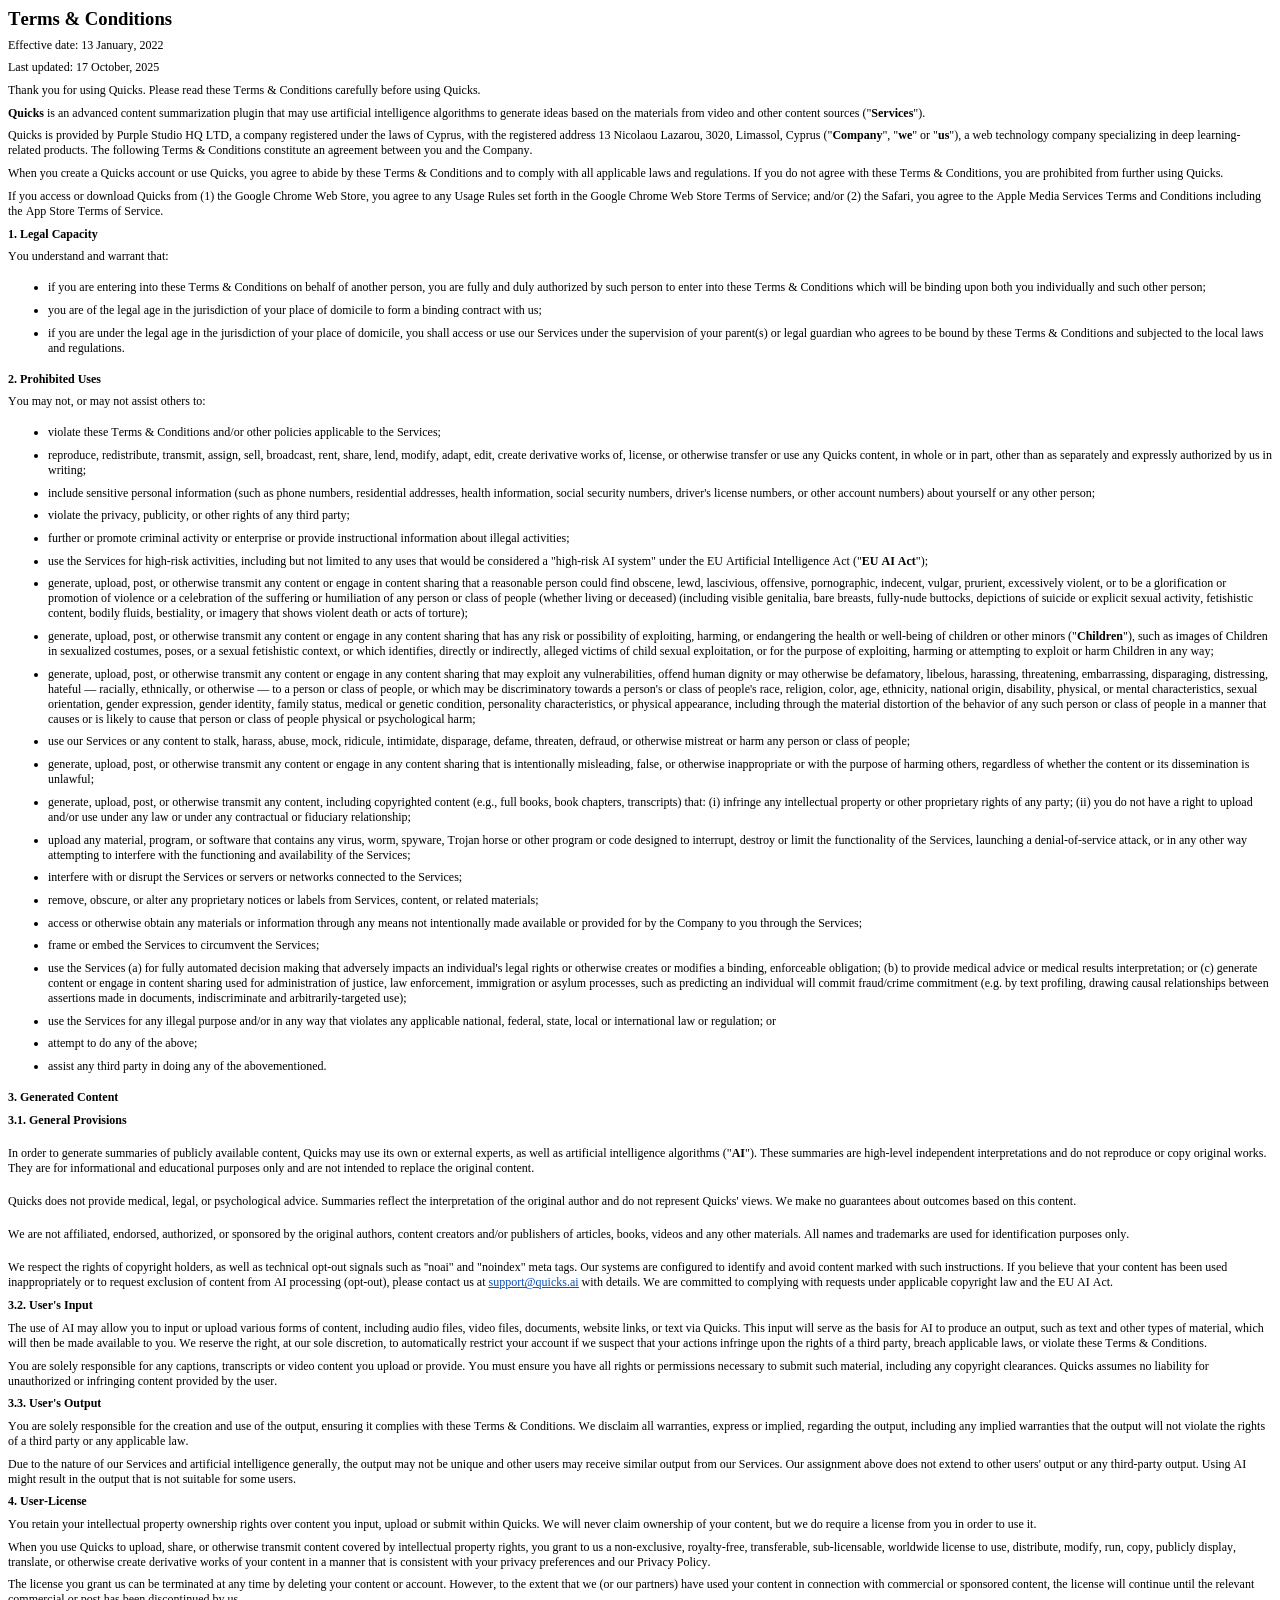
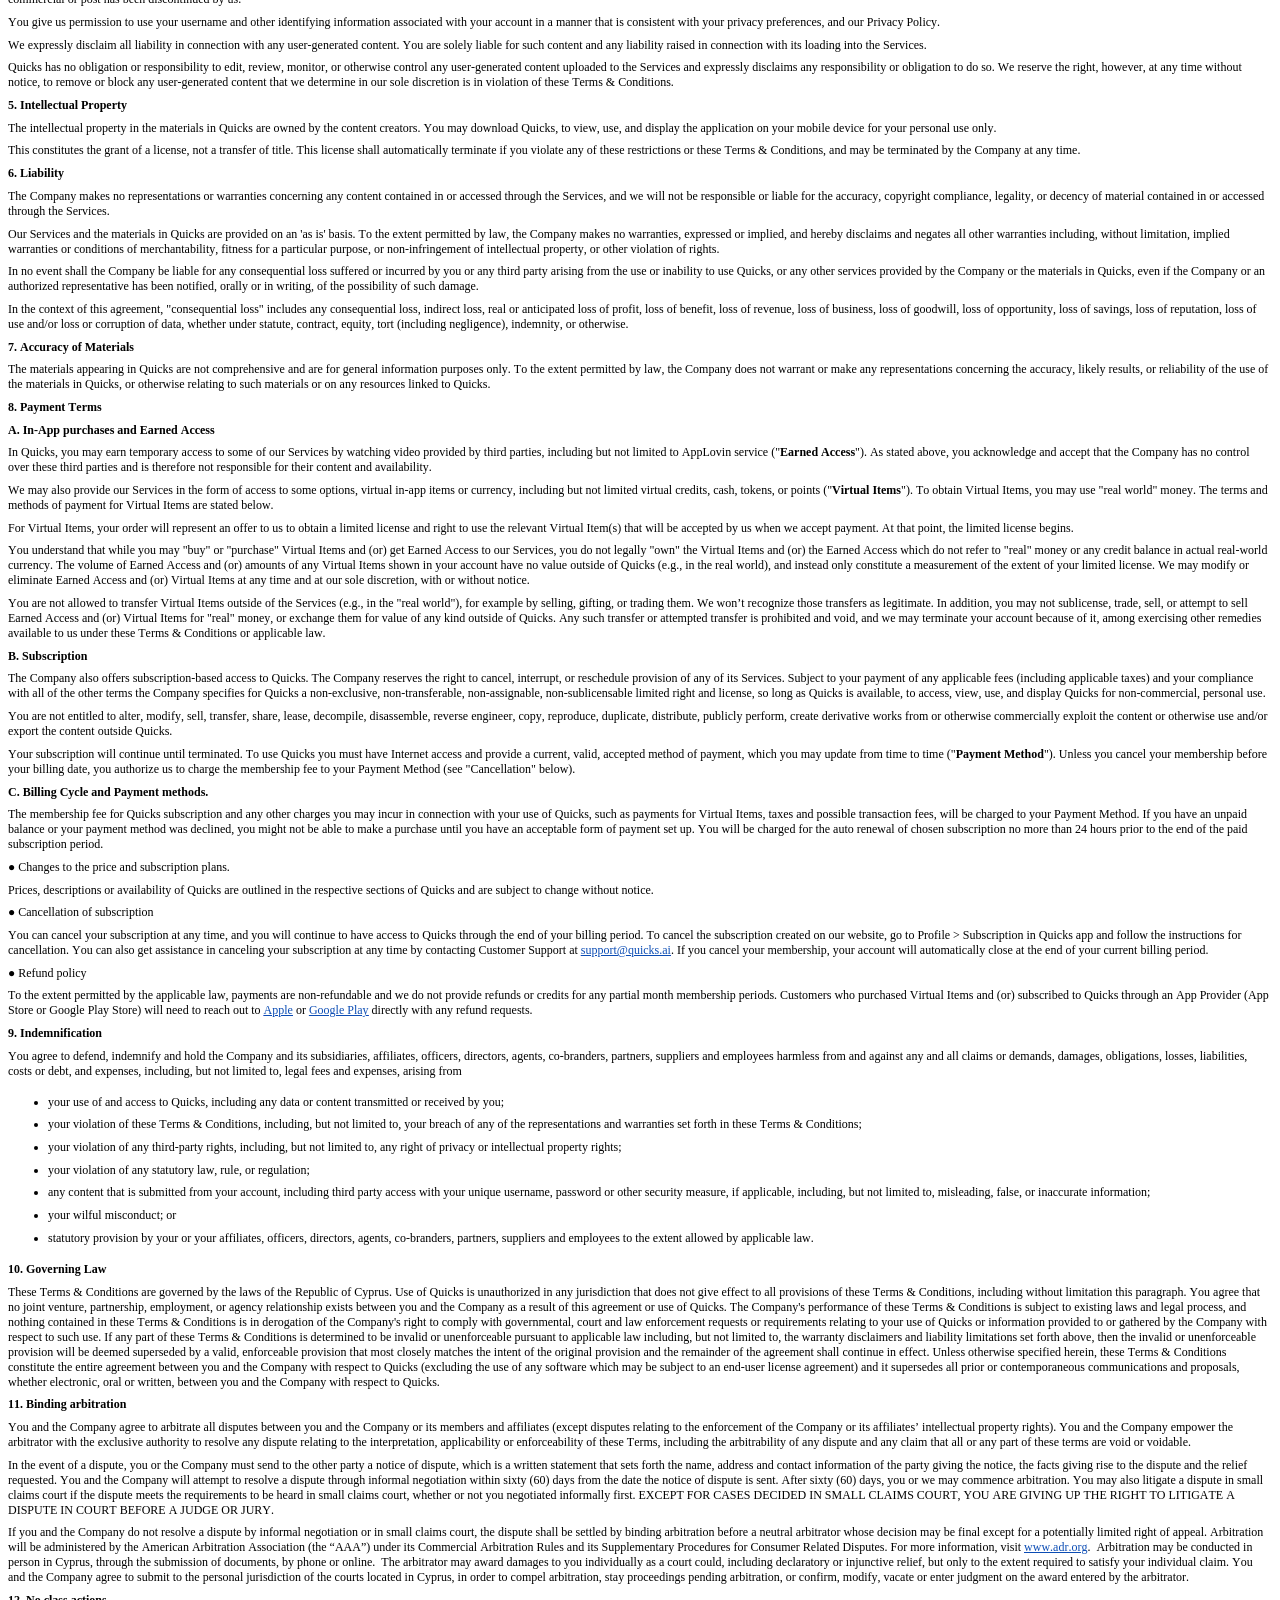
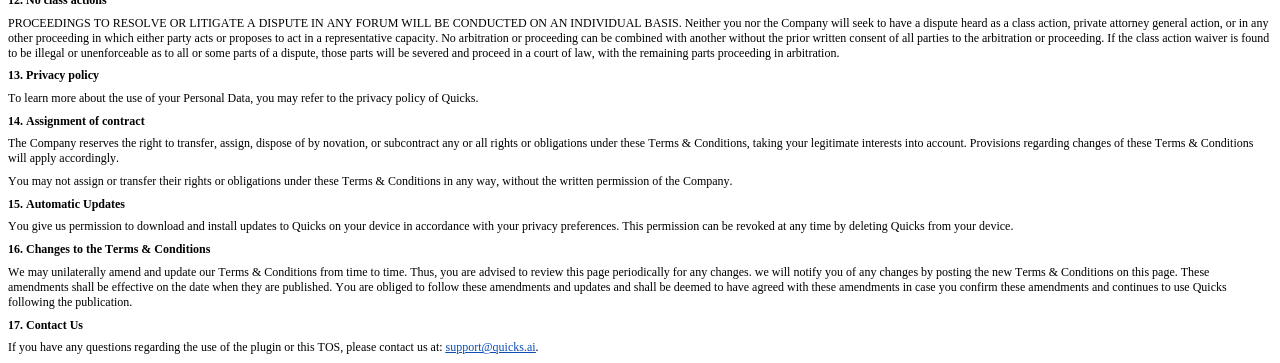
<file: archive/terms-billing-quicks-ai-2026-10-14.html>
<!DOCTYPE html PUBLIC "-//W3C//DTD HTML 4.01//EN" "http://www.w3.org/TR/html4/strict.dtd">
<html>
<head>
  <meta http-equiv="Content-Type" content="text/html; charset=utf-8">
  <meta http-equiv="Content-Style-Type" content="text/css">
  <title></title>
  <meta name="Author" content="Elena Pavlova">
  <meta name="Generator" content="Cocoa HTML Writer">
  <meta name="CocoaVersion" content="2487.7">
  <style type="text/css">
    p.p1 {margin: 0.0px 0.0px 7.7px 0.0px; font: 18.7px 'Times New Roman'; -webkit-text-stroke: #000000}
    p.p2 {margin: 0.0px 0.0px 7.7px 0.0px; font: 12.0px 'Times New Roman'; -webkit-text-stroke: #000000}
    p.p3 {margin: 0.0px 0.0px 7.7px 0.0px; font: 12.0px 'Times New Roman'; color: #000000}
    p.p4 {margin: 0.0px 0.0px 18.2px 0.0px; font: 12.0px 'Times New Roman'; -webkit-text-stroke: #000000}
    li.li2 {margin: 0.0px 0.0px 7.7px 0.0px; font: 12.0px 'Times New Roman'; -webkit-text-stroke: #000000}
    span.s1 {font-kerning: none}
    span.s2 {font-kerning: none; color: #000000; -webkit-text-stroke: 0px #000000}
    span.s3 {-webkit-text-stroke: 0px #000000}
    span.s4 {font: 12.0px 'Times New Roman'; text-decoration: underline ; font-kerning: none; color: #0b4cb4; -webkit-text-stroke: 0px #0b4cb4}
    span.s5 {font: 12.0px 'Lucida Grande'; font-kerning: none}
    span.s6 {font: 12.0px Times; font-kerning: none}
    ul.ul1 {list-style-type: disc}
  </style>
</head>
<body>
<p class="p1"><span class="s1"><b>Terms &amp; Conditions</b></span></p>
<p class="p2"><span class="s1">Effective date: 13 January, 2022</span></p>
<p class="p3"><span class="s2">Last updated: </span>17 October, 2025</p>
<p class="p2"><span class="s1">Thank you for using Quicks. Please read these Terms &amp; Conditions carefully before using Quicks.</span></p>
<p class="p2"><span class="s1"><b>Quicks</b> is an advanced content summarization plugin that may use artificial intelligence algorithms to generate ideas based on the materials from video and other content sources ("<b>Services</b>").</span></p>
<p class="p2"><span class="s1">Quicks is provided by Purple Studio HQ LTD, a company registered under the laws of Cyprus, with the registered address 13 Nicolaou Lazarou, 3020, Limassol, Cyprus ("<b>Company</b>", "<b>we</b>" or "<b>us</b>"), a web technology company specializing in deep learning-related products. The following Terms &amp; Conditions constitute an agreement between you and the Company.</span></p>
<p class="p2"><span class="s1">When you create a Quicks account or use Quicks, you agree to abide by these Terms &amp; Conditions and to comply with all applicable laws and regulations. If you do not agree with these Terms &amp; Conditions, you are prohibited from further using Quicks.</span></p>
<p class="p2"><span class="s1">If you access or download Quicks from (1) the Google Chrome Web Store, you agree to any Usage Rules set forth in the Google Chrome Web Store Terms of Service; and/or (2) the Safari, you agree to the Apple Media Services Terms and Conditions including the App Store Terms of Service.</span></p>
<p class="p2"><span class="s1"><b>1. Legal Capacity</b></span></p>
<p class="p2"><span class="s1">You understand and warrant that:</span></p>
<ul class="ul1">
  <li class="li2"><span class="s3"></span><span class="s1">if you are entering into these Terms &amp; Conditions on behalf of another person, you are fully and duly authorized by such person to enter into these Terms &amp; Conditions which will be binding upon both you individually and such other person;</span></li>
  <li class="li2"><span class="s3"></span><span class="s1">you are of the legal age in the jurisdiction of your place of domicile to form a binding contract with us;</span></li>
  <li class="li2"><span class="s3"></span><span class="s1">if you are under the legal age in the jurisdiction of your place of domicile, you shall access or use our Services under the supervision of your parent(s) or legal guardian who agrees to be bound by these Terms &amp; Conditions and subjected to the local laws and regulations.</span></li>
</ul>
<p class="p2"><span class="s1"><b>2. Prohibited Uses</b></span></p>
<p class="p2"><span class="s1">You may not, or may not assist others to:</span></p>
<ul class="ul1">
  <li class="li2"><span class="s3"></span><span class="s1">violate these Terms &amp; Conditions and/or other policies applicable to the Services;</span></li>
  <li class="li2"><span class="s3"></span><span class="s1">reproduce, redistribute, transmit, assign, sell, broadcast, rent, share, lend, modify, adapt, edit, create derivative works of, license, or otherwise transfer or use any Quicks content, in whole or in part, other than as separately and expressly authorized by us in writing;</span></li>
  <li class="li2"><span class="s3"></span><span class="s1">include sensitive personal information (such as phone numbers, residential addresses, health information, social security numbers, driver's license numbers, or other account numbers) about yourself or any other person;</span></li>
  <li class="li2"><span class="s3"></span><span class="s1">violate the privacy, publicity, or other rights of any third party;</span></li>
  <li class="li2"><span class="s3"></span><span class="s1">further or promote criminal activity or enterprise or provide instructional information about illegal activities;</span></li>
  <li class="li2"><span class="s3"></span><span class="s1">use the Services for high-risk activities, including but not limited to any uses that would be considered a "high-risk AI system" under the EU Artificial Intelligence Act ("<b>EU AI Act</b>");</span></li>
  <li class="li2"><span class="s3"></span><span class="s1">generate, upload, post, or otherwise transmit any content or engage in content sharing that a reasonable person could find obscene, lewd, lascivious, offensive, pornographic, indecent, vulgar, prurient, excessively violent, or to be a glorification or promotion of violence or a celebration of the suffering or humiliation of any person or class of people (whether living or deceased) (including visible genitalia, bare breasts, fully-nude buttocks, depictions of suicide or explicit sexual activity, fetishistic content, bodily fluids, bestiality, or imagery that shows violent death or acts of torture);</span></li>
  <li class="li2"><span class="s3"></span><span class="s1">generate, upload, post, or otherwise transmit any content or engage in any content sharing that has any risk or possibility of exploiting, harming, or endangering the health or well-being of children or other minors ("<b>Children</b>"), such as images of Children in sexualized costumes, poses, or a sexual fetishistic context, or which identifies, directly or indirectly, alleged victims of child sexual exploitation, or for the purpose of exploiting, harming or attempting to exploit or harm Children in any way;</span></li>
  <li class="li2"><span class="s3"></span><span class="s1">generate, upload, post, or otherwise transmit any content or engage in any content sharing that may exploit any vulnerabilities, offend human dignity or may otherwise be defamatory, libelous, harassing, threatening, embarrassing, disparaging, distressing, hateful — racially, ethnically, or otherwise — to a person or class of people, or which may be discriminatory towards a person's or class of people's race, religion, color, age, ethnicity, national origin, disability, physical, or mental characteristics, sexual orientation, gender expression, gender identity, family status, medical or genetic condition, personality characteristics, or physical appearance, including through the material distortion of the behavior of any such person or class of people in a manner that causes or is likely to cause that person or class of people physical or psychological harm;</span></li>
  <li class="li2"><span class="s3"></span><span class="s1">use our Services or any content to stalk, harass, abuse, mock, ridicule, intimidate, disparage, defame, threaten, defraud, or otherwise mistreat or harm any person or class of people;</span></li>
  <li class="li2"><span class="s3"></span><span class="s1">generate, upload, post, or otherwise transmit any content or engage in any content sharing that is intentionally misleading, false, or otherwise inappropriate or with the purpose of harming others, regardless of whether the content or its dissemination is unlawful;</span></li>
  <li class="li2"><span class="s3"></span><span class="s1">generate, upload, post, or otherwise transmit any content, including copyrighted content (e.g., full books, book chapters, transcripts) that: (i) infringe any intellectual property or other proprietary rights of any party; (ii) you do not have a right to upload and/or use under any law or under any contractual or fiduciary relationship;</span></li>
  <li class="li2"><span class="s3"></span><span class="s1">upload any material, program, or software that contains any virus, worm, spyware, Trojan horse or other program or code designed to interrupt, destroy or limit the functionality of the Services, launching a denial-of-service attack, or in any other way attempting to interfere with the functioning and availability of the Services;</span></li>
  <li class="li2"><span class="s3"></span><span class="s1">interfere with or disrupt the Services or servers or networks connected to the Services;</span></li>
  <li class="li2"><span class="s3"></span><span class="s1">remove, obscure, or alter any proprietary notices or labels from Services, content, or related materials;</span></li>
  <li class="li2"><span class="s3"></span><span class="s1">access or otherwise obtain any materials or information through any means not intentionally made available or provided for by the Company to you through the Services;</span></li>
  <li class="li2"><span class="s3"></span><span class="s1">frame or embed the Services to circumvent the Services;</span></li>
  <li class="li2"><span class="s3"></span><span class="s1">use the Services (a) for fully automated decision making that adversely impacts an individual's legal rights or otherwise creates or modifies a binding, enforceable obligation; (b) to provide medical advice or medical results interpretation; or (c) generate content or engage in content sharing used for administration of justice, law enforcement, immigration or asylum processes, such as predicting an individual will commit fraud/crime commitment (e.g. by text profiling, drawing causal relationships between assertions made in documents, indiscriminate and arbitrarily-targeted use);</span></li>
  <li class="li2"><span class="s3"></span><span class="s1">use the Services for any illegal purpose and/or in any way that violates any applicable national, federal, state, local or international law or regulation; or</span></li>
  <li class="li2"><span class="s3"></span><span class="s1">attempt to do any of the above;</span></li>
  <li class="li2"><span class="s3"></span><span class="s1">assist any third party in doing any of the abovementioned.</span></li>
</ul>
<p class="p2"><span class="s1"><b>3. Generated Content</b></span></p>
<p class="p4"><span class="s1"><b>3.1. General Provisions</b></span></p>
<p class="p4"><span class="s1">In order to generate summaries of publicly available content, Quicks may use its own or external experts, as well as artificial intelligence algorithms ("<b>AI</b>"). These summaries are high-level independent interpretations and do not reproduce or copy original works. They are for informational and educational purposes only and are not intended to replace the original content.</span></p>
<p class="p4"><span class="s1">Quicks does not provide medical, legal, or psychological advice. Summaries reflect the interpretation of the original author and do not represent Quicks' views. We make no guarantees about outcomes based on this content.</span></p>
<p class="p4"><span class="s1">We are not affiliated, endorsed, authorized, or sponsored by the original authors, content creators and/or publishers of articles, books, videos and any other materials. All names and trademarks are used for identification purposes only.</span></p>
<p class="p2"><span class="s1">We respect the rights of copyright holders, as well as technical opt-out signals such as ''noai" and "noindex" meta tags. Our systems are configured to identify and avoid content marked with such instructions. If you believe that your content has been used inappropriately or to request exclusion of content from AI processing (opt-out), please contact us at <a href="https://billing.quicks.ai/cdn-cgi/l/email-protection#3a5b53494f4a4a55484e7a4a4f484a565f14494e4f5e5355"><span class="s4">support@quicks.ai</span></a> with details. We are committed to complying with requests under applicable copyright law and the EU AI Act.</span></p>
<p class="p2"><span class="s1"><b>3.2. User's Input</b></span></p>
<p class="p2"><span class="s1">The use of AI may allow you to input or upload various forms of content, including audio files, video files, documents, website links, or text via Quicks. This input will serve as the basis for AI to produce an output, such as text and other types of material, which will then be made available to you. We reserve the right, at our sole discretion, to automatically restrict your account if we suspect that your actions infringe upon the rights of a third party, breach applicable laws, or violate these Terms &amp; Conditions.</span></p>
<p class="p2"><span class="s1">You are solely responsible for any captions, transcripts or video content you upload or provide. You must ensure you have all rights or permissions necessary to submit such material, including any copyright clearances. Quicks assumes no liability for unauthorized or infringing content provided by the user.</span></p>
<p class="p2"><span class="s1"><b>3.3. User's Output</b></span></p>
<p class="p2"><span class="s1">You are solely responsible for the creation and use of the output, ensuring it complies with these Terms &amp; Conditions. We disclaim all warranties, express or implied, regarding the output, including any implied warranties that the output will not violate the rights of a third party or any applicable law.</span></p>
<p class="p2"><span class="s1">Due to the nature of our Services and artificial intelligence generally, the output may not be unique and other users may receive similar output from our Services. Our assignment above does not extend to other users' output or any third-party output. Using AI might result in the output that is not suitable for some users.</span></p>
<p class="p2"><span class="s1"><b>4. User-License</b></span></p>
<p class="p2"><span class="s1">You retain your intellectual property ownership rights over content you input, upload or submit within Quicks. We will never claim ownership of your content, but we do require a license from you in order to use it.</span></p>
<p class="p2"><span class="s1">When you use Quicks to upload, share, or otherwise transmit content covered by intellectual property rights, you grant to us a non-exclusive, royalty-free, transferable, sub-licensable, worldwide license to use, distribute, modify, run, copy, publicly display, translate, or otherwise create derivative works of your content in a manner that is consistent with your privacy preferences and our Privacy Policy.</span></p>
<p class="p2"><span class="s1">The license you grant us can be terminated at any time by deleting your content or account. However, to the extent that we (or our partners) have used your content in connection with commercial or sponsored content, the license will continue until the relevant commercial or post has been discontinued by us.</span></p>
<p class="p2"><span class="s1">You give us permission to use your username and other identifying information associated with your account in a manner that is consistent with your privacy preferences, and our Privacy Policy.</span></p>
<p class="p2"><span class="s1">We expressly disclaim all liability in connection with any user-generated content. You are solely liable for such content and any liability raised in connection with its loading into the Services.</span></p>
<p class="p2"><span class="s1">Quicks has no obligation or responsibility to edit, review, monitor, or otherwise control any user-generated content uploaded to the Services and expressly disclaims any responsibility or obligation to do so. We reserve the right, however, at any time without notice, to remove or block any user-generated content that we determine in our sole discretion is in violation of these Terms &amp; Conditions.</span></p>
<p class="p2"><span class="s1"><b>5. Intellectual Property</b></span></p>
<p class="p2"><span class="s1">The intellectual property in the materials in Quicks are owned by the content creators. You may download Quicks, to view, use, and display the application on your mobile device for your personal use only.</span></p>
<p class="p2"><span class="s1">This constitutes the grant of a license, not a transfer of title. This license shall automatically terminate if you violate any of these restrictions or these Terms &amp; Conditions, and may be terminated by the Company at any time.</span></p>
<p class="p2"><span class="s1"><b>6. Liability</b></span></p>
<p class="p2"><span class="s1">The Company makes no representations or warranties concerning any content contained in or accessed through the Services, and we will not be responsible or liable for the accuracy, copyright compliance, legality, or decency of material contained in or accessed through the Services.</span></p>
<p class="p2"><span class="s1">Our Services and the materials in Quicks are provided on an 'as is' basis. To the extent permitted by law, the Company makes no warranties, expressed or implied, and hereby disclaims and negates all other warranties including, without limitation, implied warranties or conditions of merchantability, fitness for a particular purpose, or non-infringement of intellectual property, or other violation of rights.</span></p>
<p class="p2"><span class="s1">In no event shall the Company be liable for any consequential loss suffered or incurred by you or any third party arising from the use or inability to use Quicks, or any other services provided by the Company or the materials in Quicks, even if the Company or an authorized representative has been notified, orally or in writing, of the possibility of such damage.</span></p>
<p class="p2"><span class="s1">In the context of this agreement, "consequential loss" includes any consequential loss, indirect loss, real or anticipated loss of profit, loss of benefit, loss of revenue, loss of business, loss of goodwill, loss of opportunity, loss of savings, loss of reputation, loss of use and/or loss or corruption of data, whether under statute, contract, equity, tort (including negligence), indemnity, or otherwise.</span></p>
<p class="p2"><span class="s1"><b>7. Accuracy of Materials</b></span></p>
<p class="p2"><span class="s1">The materials appearing in Quicks are not comprehensive and are for general information purposes only. To the extent permitted by law, the Company does not warrant or make any representations concerning the accuracy, likely results, or reliability of the use of the materials in Quicks, or otherwise relating to such materials or on any resources linked to Quicks.</span></p>
<p class="p2"><span class="s1"><b>8. Payment Terms</b></span></p>
<p class="p2"><span class="s1"><b>A. In-App purchases and Earned Access</b></span></p>
<p class="p2"><span class="s1">In Quicks, you may earn temporary access to some of our Services by watching video provided by third parties, including but not limited to AppLovin service ("<b>Earned Access</b>"). As stated above, you acknowledge and accept that the Company has no control over these third parties and is therefore not responsible for their content and availability.</span></p>
<p class="p2"><span class="s1">We may also provide our Services in the form of access to some options, virtual in-app items or currency, including but not limited virtual credits, cash, tokens, or points ("<b>Virtual Items</b>"). To obtain Virtual Items, you may use "real world" money. The terms and methods of payment for Virtual Items are stated below. </span></p>
<p class="p2"><span class="s1">For Virtual Items, your order will represent an offer to us to obtain a limited license and right to use the relevant Virtual Item(s) that will be accepted by us when we accept payment. At that point, the limited license begins.</span></p>
<p class="p2"><span class="s1">You understand that while you may "buy" or "purchase" Virtual Items and (or) get Earned Access to our Services, you do not legally "own" the Virtual Items and (or) the Earned Access which do not refer to "real" money or any credit balance in actual real-world currency. The volume of Earned Access and (or) amounts of any Virtual Items shown in your account have no value outside of Quicks (e.g., in the real world), and instead only constitute a measurement of the extent of your limited license. We may modify or eliminate Earned Access and (or) Virtual Items at any time and at our sole discretion, with or without notice.</span></p>
<p class="p2"><span class="s1">You are not allowed to transfer Virtual Items outside of the Services (e.g., in the "real world"), for example by selling, gifting, or trading them. We won’t recognize those transfers as legitimate. In addition, you may not sublicense, trade, sell, or attempt to sell Earned Access and (or) Virtual Items for "real" money, or exchange them for value of any kind outside of Quicks. Any such transfer or attempted transfer is prohibited and void, and we may terminate your account because of it, among exercising other remedies available to us under these Terms &amp; Conditions or applicable law.</span></p>
<p class="p2"><span class="s1"><b>B. Subscription</b></span></p>
<p class="p2"><span class="s1">The Company also offers subscription-based access to Quicks. The Company reserves the right to cancel, interrupt, or reschedule provision of any of its Services. Subject to your payment of any applicable fees (including applicable taxes) and your compliance with all of the other terms the Company specifies for Quicks a non-exclusive, non-transferable, non-assignable, non-sublicensable limited right and license, so long as Quicks is available, to access, view, use, and display Quicks for non-commercial, personal use. </span></p>
<p class="p2"><span class="s1">You are not entitled to alter, modify, sell, transfer, share, lease, decompile, disassemble, reverse engineer, copy, reproduce, duplicate, distribute, publicly perform, create derivative works from or otherwise commercially exploit the content or otherwise use and/or export the content outside Quicks.</span></p>
<p class="p2"><span class="s1">Your subscription will continue until terminated. To use Quicks you must have Internet access and provide a current, valid, accepted method of payment, which you may update from time to time ("<b>Payment Method</b>"). Unless you cancel your membership before your billing date, you authorize us to charge the membership fee to your Payment Method (see "Cancellation" below). </span></p>
<p class="p2"><span class="s1"><b>C. Billing Cycle and Payment methods. </b></span></p>
<p class="p2"><span class="s1">The membership fee for Quicks subscription and any other charges you may incur in connection with your use of Quicks, such as payments for Virtual Items, taxes and possible transaction fees, will be charged to your Payment Method. If you have an unpaid balance or your payment method was declined, you might not be able to make a purchase until you have an acceptable form of payment set up. You will be charged for the auto renewal of chosen subscription no more than 24 hours prior to the end of the paid subscription period. </span></p>
<p class="p2"><span class="s5">●</span><span class="s6"> </span><span class="s1">Changes to the price and subscription plans. </span></p>
<p class="p2"><span class="s1">Prices, descriptions or availability of Quicks are outlined in the respective sections of Quicks and are subject to change without notice. </span></p>
<p class="p2"><span class="s5">●</span><span class="s6"> </span><span class="s1">Cancellation of subscription </span></p>
<p class="p2"><span class="s1">You can cancel your subscription at any time, and you will continue to have access to Quicks through the end of your billing period. To cancel the subscription created on our website, go to Profile &gt; Subscription in Quicks app and follow the instructions for cancellation. You can also get assistance in canceling your subscription at any time by contacting Customer Support at <a href="https://billing.quicks.ai/cdn-cgi/l/email-protection#3a5b53494f4a4a55484e7a4a4f484a565f14494e4f5e5355"><span class="s4">support@quicks.ai</span></a>. If you cancel your membership, your account will automatically close at the end of your current billing period.</span></p>
<p class="p2"><span class="s5">●</span><span class="s6"> </span><span class="s1">Refund policy</span></p>
<p class="p2"><span class="s1">To the extent permitted by the applicable law, payments are non-refundable and we do not provide refunds or credits for any partial month membership periods. Customers who purchased Virtual Items and (or) subscribed to Quicks through an App Provider (App Store or Google Play Store) will need to reach out to <a href="https://support.apple.com/en-us/HT204084"><span class="s4">Apple</span></a> or <a href="https://support.google.com/googleplay/workflow/9813244?hl=en"><span class="s4">Google Play</span></a> directly with any refund requests. </span></p>
<p class="p2"><span class="s1"><b>9. Indemnification</b></span></p>
<p class="p2"><span class="s1">You agree to defend, indemnify and hold the Company and its subsidiaries, affiliates, officers, directors, agents, co-branders, partners, suppliers and employees harmless from and against any and all claims or demands, damages, obligations, losses, liabilities, costs or debt, and expenses, including, but not limited to, legal fees and expenses, arising from</span></p>
<ul class="ul1">
  <li class="li2"><span class="s3"></span><span class="s1">your use of and access to Quicks, including any data or content transmitted or received by you;</span></li>
  <li class="li2"><span class="s3"></span><span class="s1">your violation of these Terms &amp; Conditions, including, but not limited to, your breach of any of the representations and warranties set forth in these Terms &amp; Conditions;</span></li>
  <li class="li2"><span class="s3"></span><span class="s1">your violation of any third-party rights, including, but not limited to, any right of privacy or intellectual property rights;</span></li>
  <li class="li2"><span class="s3"></span><span class="s1">your violation of any statutory law, rule, or regulation;</span></li>
  <li class="li2"><span class="s3"></span><span class="s1">any content that is submitted from your account, including third party access with your unique username, password or other security measure, if applicable, including, but not limited to, misleading, false, or inaccurate information;</span></li>
  <li class="li2"><span class="s3"></span><span class="s1">your wilful misconduct; or</span></li>
  <li class="li2"><span class="s3"></span><span class="s1">statutory provision by your or your affiliates, officers, directors, agents, co-branders, partners, suppliers and employees to the extent allowed by applicable law.</span></li>
</ul>
<p class="p2"><span class="s1"><b>10. Governing Law</b></span></p>
<p class="p2"><span class="s1">These Terms &amp; Conditions are governed by the laws of the Republic of Cyprus. Use of Quicks is unauthorized in any jurisdiction that does not give effect to all provisions of these Terms &amp; Conditions, including without limitation this paragraph. You agree that no joint venture, partnership, employment, or agency relationship exists between you and the Company as a result of this agreement or use of Quicks. The Company's performance of these Terms &amp; Conditions is subject to existing laws and legal process, and nothing contained in these Terms &amp; Conditions is in derogation of the Company's right to comply with governmental, court and law enforcement requests or requirements relating to your use of Quicks or information provided to or gathered by the Company with respect to such use. If any part of these Terms &amp; Conditions is determined to be invalid or unenforceable pursuant to applicable law including, but not limited to, the warranty disclaimers and liability limitations set forth above, then the invalid or unenforceable provision will be deemed superseded by a valid, enforceable provision that most closely matches the intent of the original provision and the remainder of the agreement shall continue in effect. Unless otherwise specified herein, these Terms &amp; Conditions constitute the entire agreement between you and the Company with respect to Quicks (excluding the use of any software which may be subject to an end-user license agreement) and it supersedes all prior or contemporaneous communications and proposals, whether electronic, oral or written, between you and the Company with respect to Quicks.</span></p>
<p class="p2"><span class="s1"><b>11. Binding arbitration</b></span></p>
<p class="p2"><span class="s1">You and the Company agree to arbitrate all disputes between you and the Company or its members and affiliates (except disputes relating to the enforcement of the Company or its affiliates’ intellectual property rights). You and the Company empower the arbitrator with the exclusive authority to resolve any dispute relating to the interpretation, applicability or enforceability of these Terms, including the arbitrability of any dispute and any claim that all or any part of these terms are void or voidable.</span></p>
<p class="p2"><span class="s1">In the event of a dispute, you or the Company must send to the other party a notice of dispute, which is a written statement that sets forth the name, address and contact information of the party giving the notice, the facts giving rise to the dispute and the relief requested. You and the Company will attempt to resolve a dispute through informal negotiation within sixty (60) days from the date the notice of dispute is sent. After sixty (60) days, you or we may commence arbitration. You may also litigate a dispute in small claims court if the dispute meets the requirements to be heard in small claims court, whether or not you negotiated informally first. EXCEPT FOR CASES DECIDED IN SMALL CLAIMS COURT, YOU ARE GIVING UP THE RIGHT TO LITIGATE A DISPUTE IN COURT BEFORE A JUDGE OR JURY.</span></p>
<p class="p2"><span class="s1">If you and the Company do not resolve a dispute by informal negotiation or in small claims court, the dispute shall be settled by binding arbitration before a neutral arbitrator whose decision may be final except for a potentially limited right of appeal. Arbitration will be administered by the American Arbitration Association (the “AAA”) under its Commercial Arbitration Rules and its Supplementary Procedures for Consumer Related Disputes. For more information, visit <a href="http://www.adr.org/"><span class="s4">www.adr.org</span></a>.  Arbitration may be conducted in person in Cyprus, through the submission of documents, by phone or online.  The arbitrator may award damages to you individually as a court could, including declaratory or injunctive relief, but only to the extent required to satisfy your individual claim. You and the Company agree to submit to the personal jurisdiction of the courts located in Cyprus, in order to compel arbitration, stay proceedings pending arbitration, or confirm, modify, vacate or enter judgment on the award entered by the arbitrator.</span></p>
<p class="p2"><span class="s1"><b>12. No class actions</b></span></p>
<p class="p2"><span class="s1">PROCEEDINGS TO RESOLVE OR LITIGATE A DISPUTE IN ANY FORUM WILL BE CONDUCTED ON AN INDIVIDUAL BASIS. Neither you nor the Company will seek to have a dispute heard as a class action, private attorney general action, or in any other proceeding in which either party acts or proposes to act in a representative capacity. No arbitration or proceeding can be combined with another without the prior written consent of all parties to the arbitration or proceeding. If the class action waiver is found to be illegal or unenforceable as to all or some parts of a dispute, those parts will be severed and proceed in a court of law, with the remaining parts proceeding in arbitration.</span></p>
<p class="p2"><span class="s1"><b>13. Privacy policy</b></span></p>
<p class="p2"><span class="s1">To learn more about the use of your Personal Data, you may refer to the privacy policy of Quicks.</span></p>
<p class="p2"><span class="s1"><b>14. Assignment of contract</b></span></p>
<p class="p2"><span class="s1">The Company reserves the right to transfer, assign, dispose of by novation, or subcontract any or all rights or obligations under these Terms &amp; Conditions, taking your legitimate interests into account. Provisions regarding changes of these Terms &amp; Conditions will apply accordingly.</span></p>
<p class="p2"><span class="s1">You may not assign or transfer their rights or obligations under these Terms &amp; Conditions in any way, without the written permission of the Company.</span></p>
<p class="p2"><span class="s1"><b>15. Automatic Updates</b></span></p>
<p class="p2"><span class="s1">You give us permission to download and install updates to Quicks on your device in accordance with your privacy preferences. This permission can be revoked at any time by deleting Quicks from your device.</span></p>
<p class="p2"><span class="s1"><b>16. Changes to the Terms &amp; Conditions</b></span></p>
<p class="p2"><span class="s1">We may unilaterally amend and update our Terms &amp; Conditions from time to time. Thus, you are advised to review this page periodically for any changes. we will notify you of any changes by posting the new Terms &amp; Conditions on this page. These amendments shall be effective on the date when they are published. You are obliged to follow these amendments and updates and shall be deemed to have agreed with these amendments in case you confirm these amendments and continues to use Quicks following the publication.</span></p>
<p class="p2"><span class="s1"><b>17. Contact Us</b></span></p>
<p class="p2"><span class="s1">If you have any questions regarding the use of the plugin or this TOS, please contact us at: <a href="https://billing.quicks.ai/cdn-cgi/l/email-protection#abcac2d8dedbdbc4d9dfebdbded9dbc7ce85d8dfdecfc2c4"><span class="s4">support@quicks.ai</span></a>. </span></p>
</body>
</html>
</file>
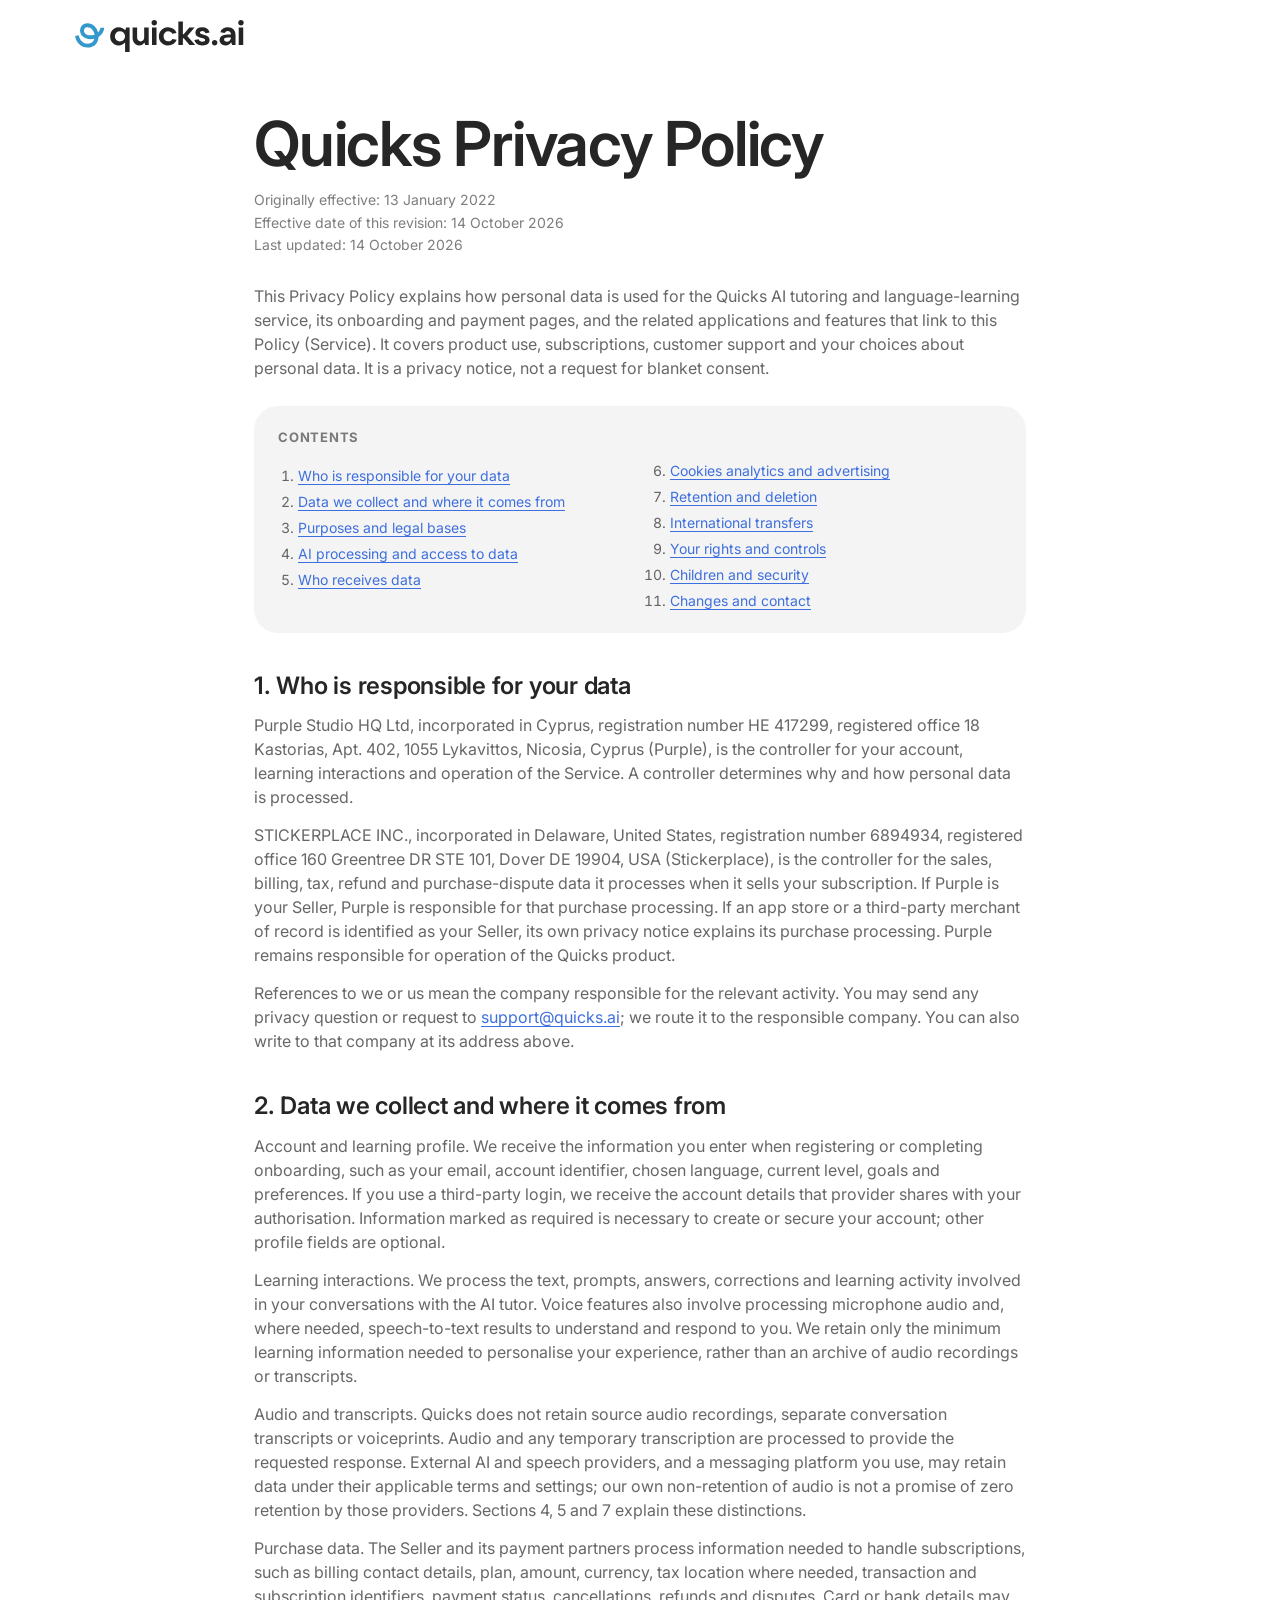
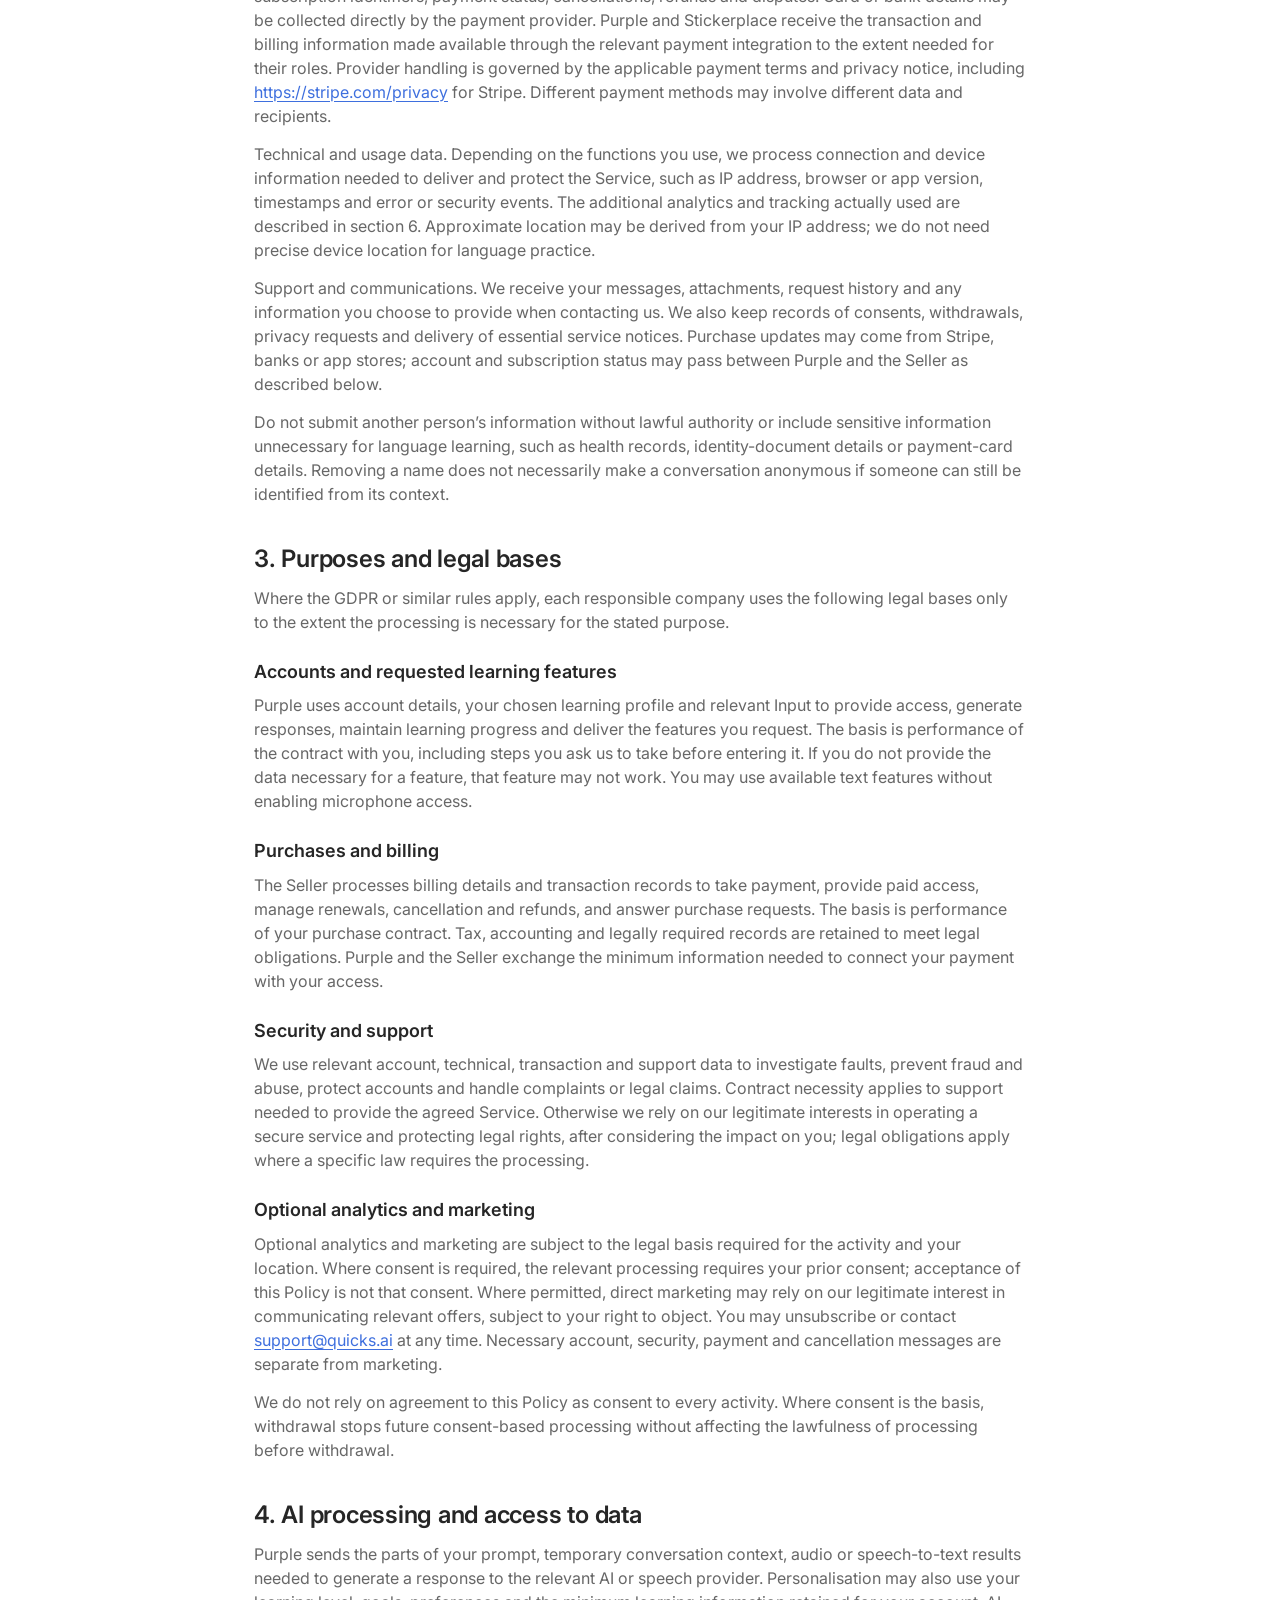
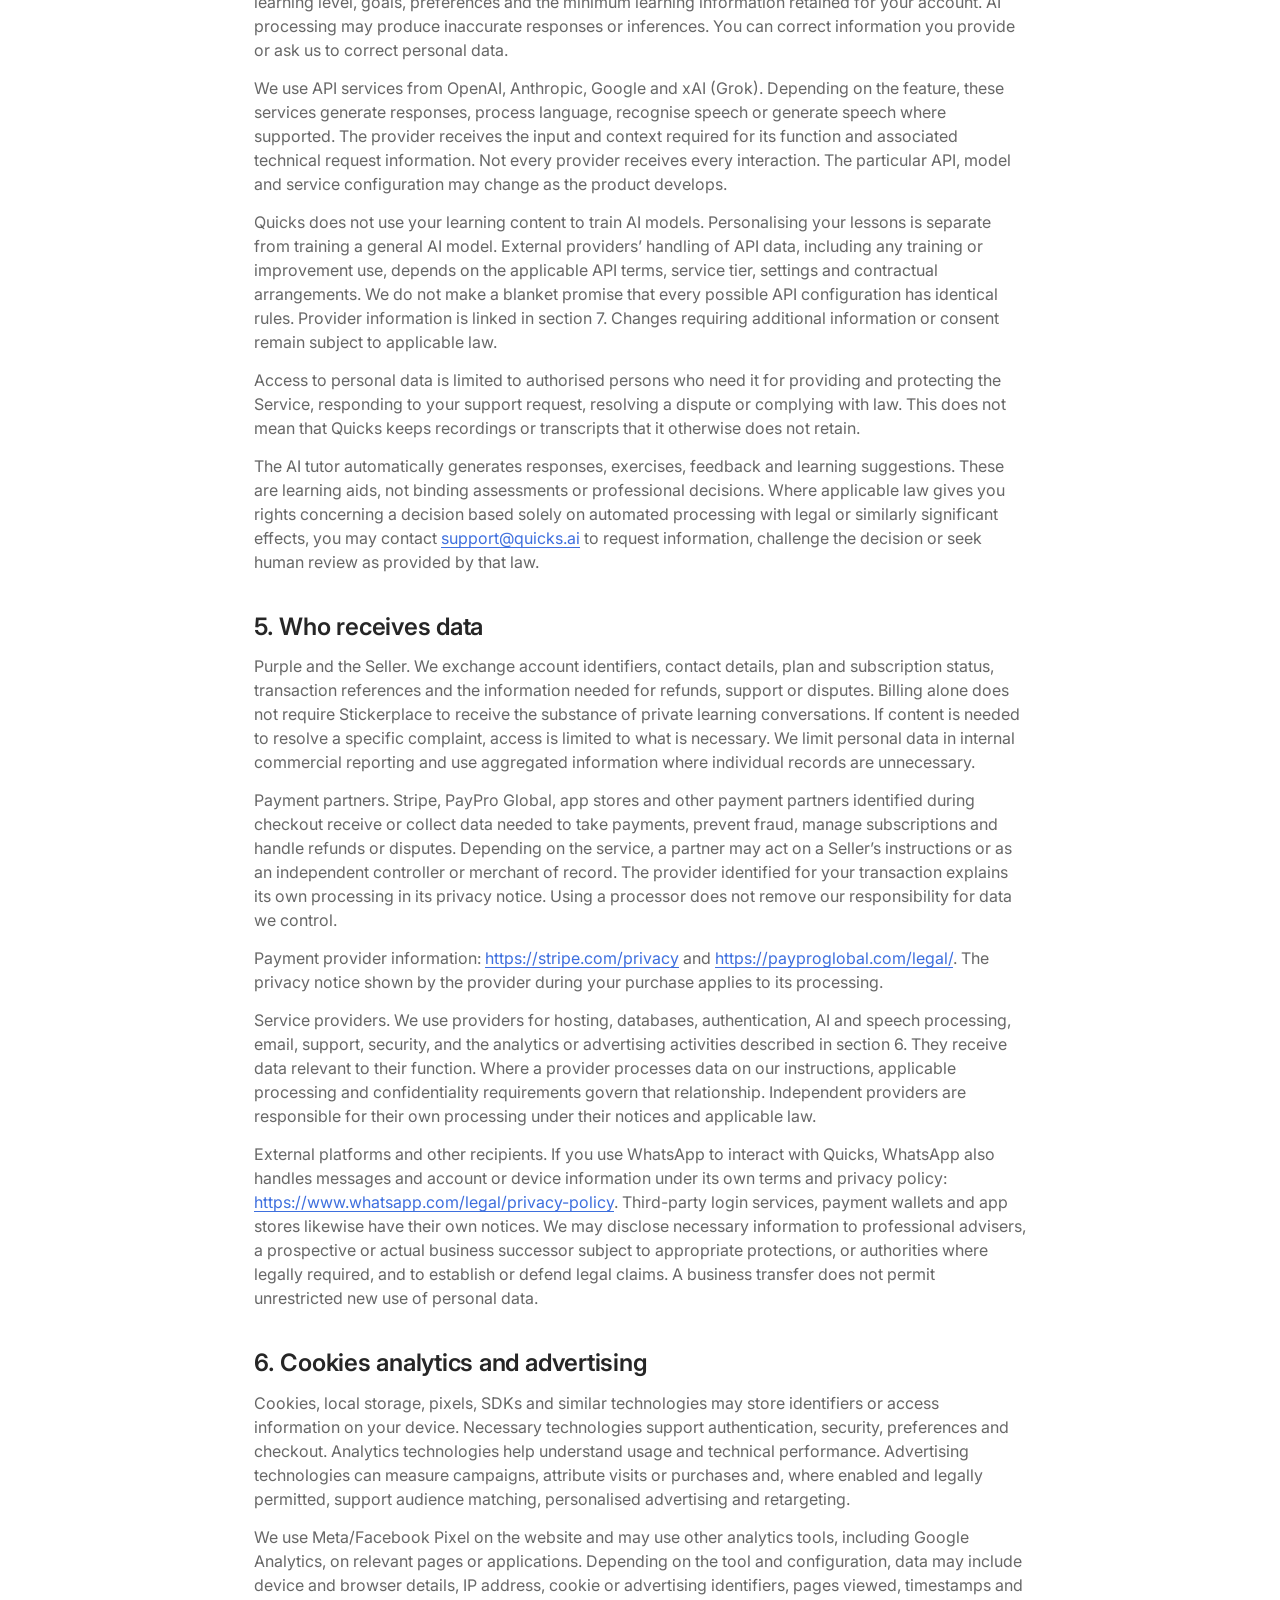
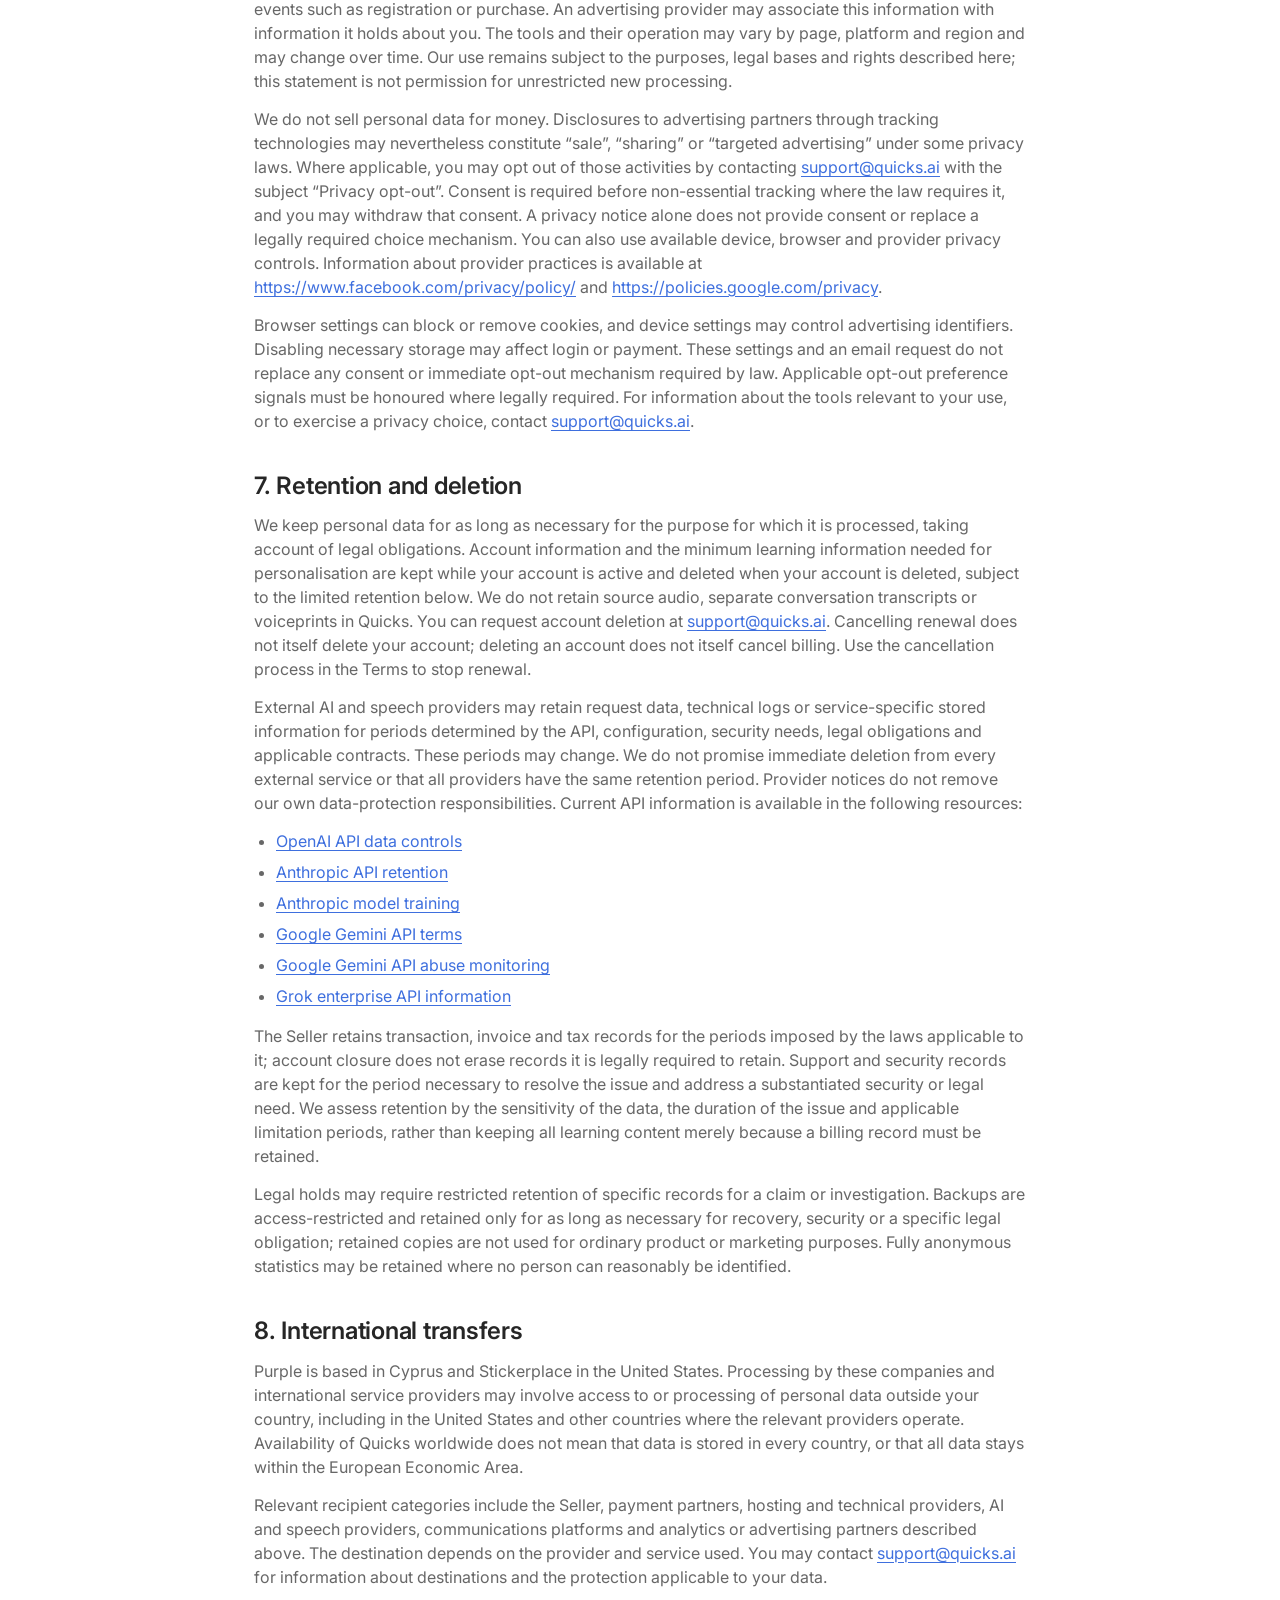
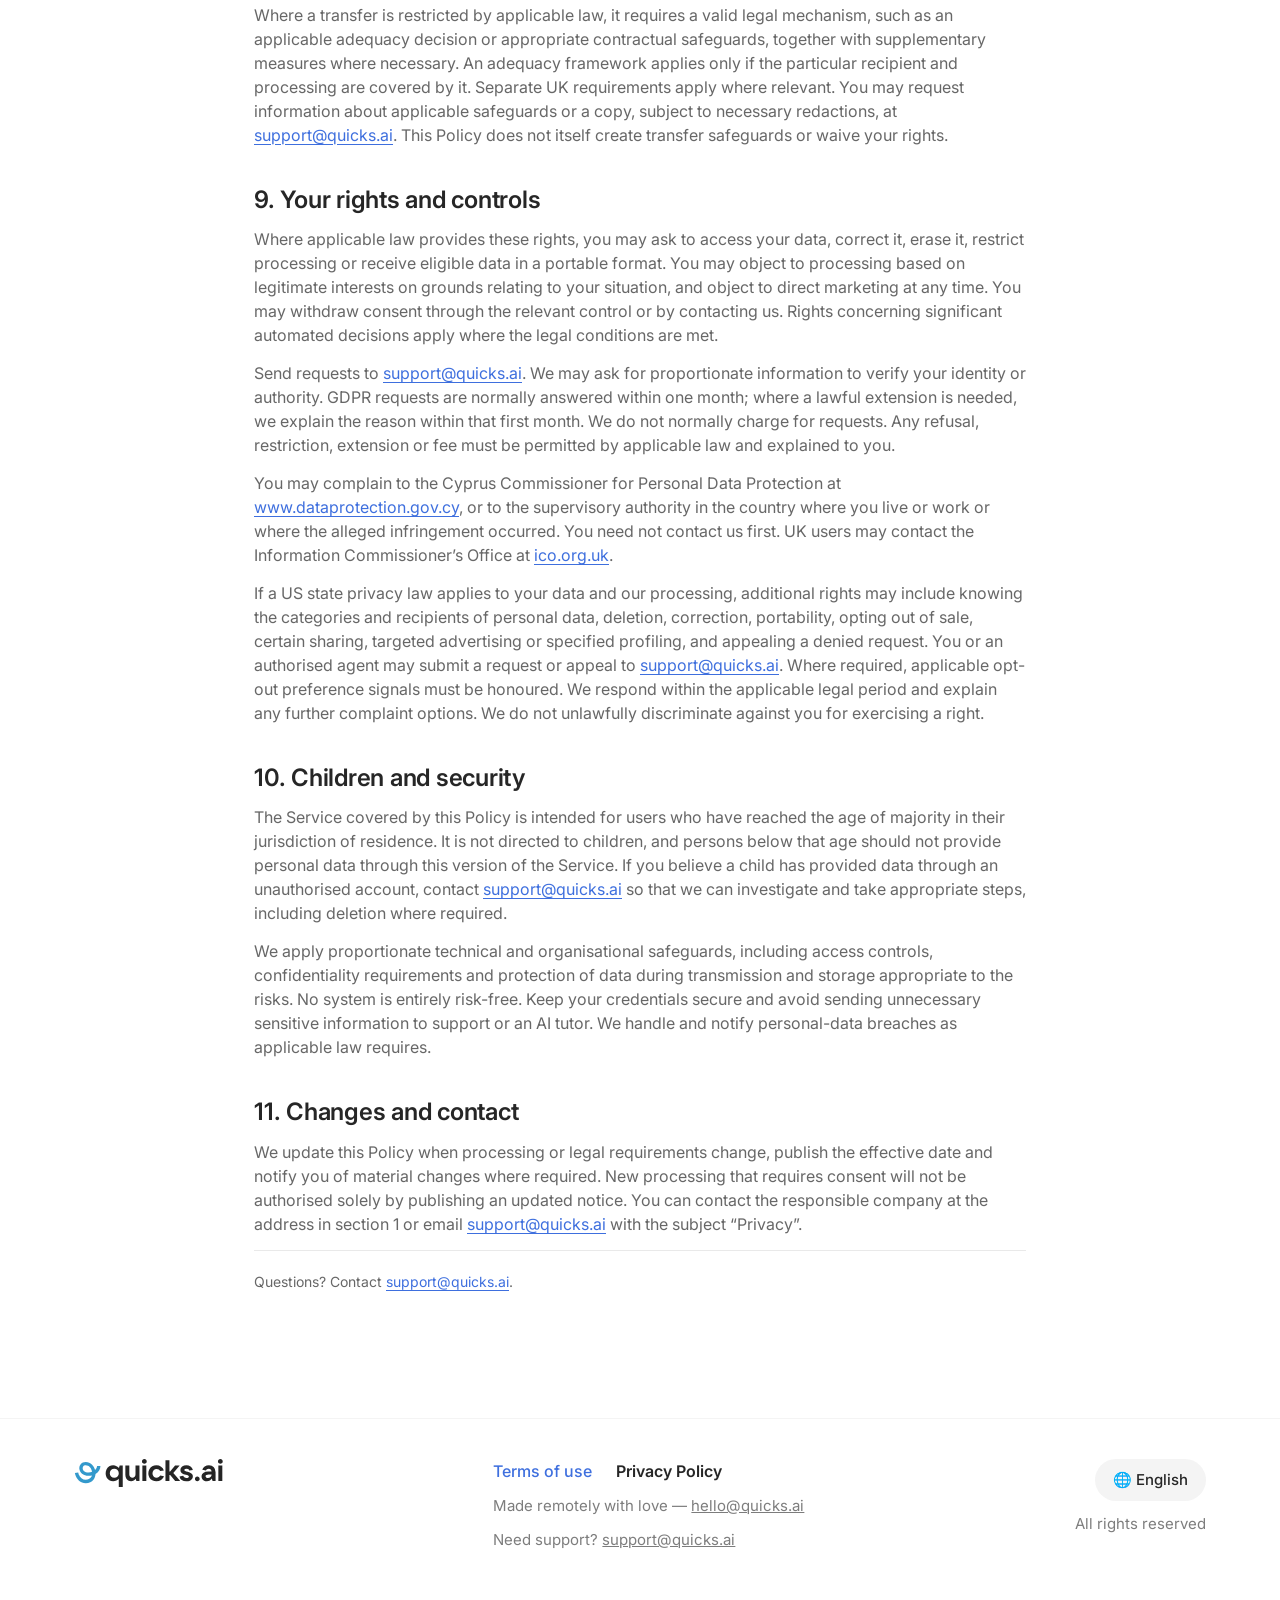
<file: old/privacy.html>
<!DOCTYPE html>
<html lang="en">
<head>
  <meta charset="UTF-8">
  <meta name="viewport" content="width=device-width, initial-scale=1">
  <meta name="robots" content="noindex">

  <!-- Yandex.Metrika counter -->
  <script type="text/javascript">
      (function(m,e,t,r,i,k,a){
          m[i]=m[i]||function(){(m[i].a=m[i].a||[]).push(arguments)};
          m[i].l=1*new Date();

          for (var j = 0; j < document.scripts.length; j++) {
              if (document.scripts[j].src === r) {
                  return;
              }
          }

          k=e.createElement(t);
          a=e.getElementsByTagName(t)[0];
          k.async=1;
          k.src=r;
          a.parentNode.insertBefore(k,a);
      })(
          window,
          document,
          'script',
          'https://mc.yandex.ru/metrika/tag.js?id=111194006',
          'ym'
      );

      ym(111194006, 'init', {
          ssr: true,
          webvisor: true,
          clickmap: true,
          ecommerce: "dataLayer",
          referrer: document.referrer,
          url: location.href,
          accurateTrackBounce: true,
          trackLinks: true
      });
  </script>

  <noscript>
      <div>
          <img
              src="https://mc.yandex.ru/watch/111194006"
              style="position:absolute; left:-9999px;"
              alt=""
          />
      </div>
  </noscript>
  <!-- /Yandex.Metrika counter -->

  <title>Quicks Privacy Policy</title>
  <meta name="description" content="How Quicks processes personal data for AI tutoring, subscriptions and related services.">
  <link rel="icon" href="img/favicon.ico" type="image/png" sizes="128x128">
  <link rel="apple-touch-icon" href="img/favicon.ico">
  <link rel="preconnect" href="https://fonts.googleapis.com">
  <link rel="preconnect" href="https://fonts.gstatic.com" crossorigin>
  <link href="https://fonts.googleapis.com/css2?family=Inter:wght@400;500;600;700&family=Hedvig+Letters+Serif:opsz@12..24&display=swap" rel="stylesheet">
  <link rel="stylesheet" href="css/styles.css">
</head>
<body>

  <!-- ======= Header ======= -->
  <header class="site-header">
    <div class="container header-inner">
      <a class="logo" href="index.html">
        <img src="img/logo-full.svg" alt="quicks.ai" width="170" height="32">
      </a>
    </div>
  </header>

  <main>
    <article class="legal">
      <div class="container legal-inner">
        <h1>Quicks Privacy Policy</h1>
        <p class="dates">Originally effective: 13 January 2022<br>Effective date of this revision: 14 October 2026<br>Last updated: 14 October 2026</p>
        <p>This Privacy Policy explains how personal data is used for the Quicks AI tutoring and language-learning service, its onboarding and payment pages, and the related applications and features that link to this Policy (Service). It covers product use, subscriptions, customer support and your choices about personal data. It is a privacy notice, not a request for blanket consent.</p>

        <nav class="toc" aria-label="Contents">
          <strong>Contents</strong>
          <ol>
            <li><a href="#section-1">Who is responsible for your data</a></li>
            <li><a href="#section-2">Data we collect and where it comes from</a></li>
            <li><a href="#section-3">Purposes and legal bases</a></li>
            <li><a href="#section-4">AI processing and access to data</a></li>
            <li><a href="#section-5">Who receives data</a></li>
            <li><a href="#section-6">Cookies analytics and advertising</a></li>
            <li><a href="#section-7">Retention and deletion</a></li>
            <li><a href="#section-8">International transfers</a></li>
            <li><a href="#section-9">Your rights and controls</a></li>
            <li><a href="#section-10">Children and security</a></li>
            <li><a href="#section-11">Changes and contact</a></li>
          </ol>
        </nav>

        <h2 id="section-1">1. Who is responsible for your data</h2>
        <p>Purple Studio HQ Ltd, incorporated in Cyprus, registration number ΗΕ 417299, registered office 18 Kastorias, Apt. 402, 1055 Lykavittos, Nicosia, Cyprus (Purple), is the controller for your account, learning interactions and operation of the Service. A controller determines why and how personal data is processed.</p>
        <p>STICKERPLACE INC., incorporated in Delaware, United States, registration number 6894934, registered office 160 Greentree DR STE 101, Dover DE 19904, USA (Stickerplace), is the controller for the sales, billing, tax, refund and purchase-dispute data it processes when it sells your subscription. If Purple is your Seller, Purple is responsible for that purchase processing. If an app store or a third-party merchant of record is identified as your Seller, its own privacy notice explains its purchase processing. Purple remains responsible for operation of the Quicks product.</p>
        <p>References to we or us mean the company responsible for the relevant activity. You may send any privacy question or request to <a href="mailto:support@quicks.ai">support@quicks.ai</a>; we route it to the responsible company. You can also write to that company at its address above.</p>

        <h2 id="section-2">2. Data we collect and where it comes from</h2>
        <p>Account and learning profile. We receive the information you enter when registering or completing onboarding, such as your email, account identifier, chosen language, current level, goals and preferences. If you use a third-party login, we receive the account details that provider shares with your authorisation. Information marked as required is necessary to create or secure your account; other profile fields are optional.</p>
        <p>Learning interactions. We process the text, prompts, answers, corrections and learning activity involved in your conversations with the AI tutor. Voice features also involve processing microphone audio and, where needed, speech-to-text results to understand and respond to you. We retain only the minimum learning information needed to personalise your experience, rather than an archive of audio recordings or transcripts.</p>
        <p>Audio and transcripts. Quicks does not retain source audio recordings, separate conversation transcripts or voiceprints. Audio and any temporary transcription are processed to provide the requested response. External AI and speech providers, and a messaging platform you use, may retain data under their applicable terms and settings; our own non-retention of audio is not a promise of zero retention by those providers. Sections 4, 5 and 7 explain these distinctions.</p>
        <p>Purchase data. The Seller and its payment partners process information needed to handle subscriptions, such as billing contact details, plan, amount, currency, tax location where needed, transaction and subscription identifiers, payment status, cancellations, refunds and disputes. Card or bank details may be collected directly by the payment provider. Purple and Stickerplace receive the transaction and billing information made available through the relevant payment integration to the extent needed for their roles. Provider handling is governed by the applicable payment terms and privacy notice, including <a href="https://stripe.com/privacy">https://stripe.com/privacy</a> for Stripe. Different payment methods may involve different data and recipients.</p>
        <p>Technical and usage data. Depending on the functions you use, we process connection and device information needed to deliver and protect the Service, such as IP address, browser or app version, timestamps and error or security events. The additional analytics and tracking actually used are described in section 6. Approximate location may be derived from your IP address; we do not need precise device location for language practice.</p>
        <p>Support and communications. We receive your messages, attachments, request history and any information you choose to provide when contacting us. We also keep records of consents, withdrawals, privacy requests and delivery of essential service notices. Purchase updates may come from Stripe, banks or app stores; account and subscription status may pass between Purple and the Seller as described below.</p>
        <p>Do not submit another person’s information without lawful authority or include sensitive information unnecessary for language learning, such as health records, identity-document details or payment-card details. Removing a name does not necessarily make a conversation anonymous if someone can still be identified from its context.</p>

        <h2 id="section-3">3. Purposes and legal bases</h2>
        <p>Where the GDPR or similar rules apply, each responsible company uses the following legal bases only to the extent the processing is necessary for the stated purpose.</p>
        <h3>Accounts and requested learning features</h3>
        <p>Purple uses account details, your chosen learning profile and relevant Input to provide access, generate responses, maintain learning progress and deliver the features you request. The basis is performance of the contract with you, including steps you ask us to take before entering it. If you do not provide the data necessary for a feature, that feature may not work. You may use available text features without enabling microphone access.</p>
        <h3>Purchases and billing</h3>
        <p>The Seller processes billing details and transaction records to take payment, provide paid access, manage renewals, cancellation and refunds, and answer purchase requests. The basis is performance of your purchase contract. Tax, accounting and legally required records are retained to meet legal obligations. Purple and the Seller exchange the minimum information needed to connect your payment with your access.</p>
        <h3>Security and support</h3>
        <p>We use relevant account, technical, transaction and support data to investigate faults, prevent fraud and abuse, protect accounts and handle complaints or legal claims. Contract necessity applies to support needed to provide the agreed Service. Otherwise we rely on our legitimate interests in operating a secure service and protecting legal rights, after considering the impact on you; legal obligations apply where a specific law requires the processing.</p>
        <h3>Optional analytics and marketing</h3>
        <p>Optional analytics and marketing are subject to the legal basis required for the activity and your location. Where consent is required, the relevant processing requires your prior consent; acceptance of this Policy is not that consent. Where permitted, direct marketing may rely on our legitimate interest in communicating relevant offers, subject to your right to object. You may unsubscribe or contact <a href="mailto:support@quicks.ai">support@quicks.ai</a> at any time. Necessary account, security, payment and cancellation messages are separate from marketing.</p>
        <p>We do not rely on agreement to this Policy as consent to every activity. Where consent is the basis, withdrawal stops future consent-based processing without affecting the lawfulness of processing before withdrawal.</p>

        <h2 id="section-4">4. AI processing and access to data</h2>
        <p>Purple sends the parts of your prompt, temporary conversation context, audio or speech-to-text results needed to generate a response to the relevant AI or speech provider. Personalisation may also use your learning level, goals, preferences and the minimum learning information retained for your account. AI processing may produce inaccurate responses or inferences. You can correct information you provide or ask us to correct personal data.</p>
        <p>We use API services from OpenAI, Anthropic, Google and xAI (Grok). Depending on the feature, these services generate responses, process language, recognise speech or generate speech where supported. The provider receives the input and context required for its function and associated technical request information. Not every provider receives every interaction. The particular API, model and service configuration may change as the product develops.</p>
        <p>Quicks does not use your learning content to train AI models. Personalising your lessons is separate from training a general AI model. External providers’ handling of API data, including any training or improvement use, depends on the applicable API terms, service tier, settings and contractual arrangements. We do not make a blanket promise that every possible API configuration has identical rules. Provider information is linked in section 7. Changes requiring additional information or consent remain subject to applicable law.</p>
        <p>Access to personal data is limited to authorised persons who need it for providing and protecting the Service, responding to your support request, resolving a dispute or complying with law. This does not mean that Quicks keeps recordings or transcripts that it otherwise does not retain.</p>
        <p>The AI tutor automatically generates responses, exercises, feedback and learning suggestions. These are learning aids, not binding assessments or professional decisions. Where applicable law gives you rights concerning a decision based solely on automated processing with legal or similarly significant effects, you may contact <a href="mailto:support@quicks.ai">support@quicks.ai</a> to request information, challenge the decision or seek human review as provided by that law.</p>

        <h2 id="section-5">5. Who receives data</h2>
        <p>Purple and the Seller. We exchange account identifiers, contact details, plan and subscription status, transaction references and the information needed for refunds, support or disputes. Billing alone does not require Stickerplace to receive the substance of private learning conversations. If content is needed to resolve a specific complaint, access is limited to what is necessary. We limit personal data in internal commercial reporting and use aggregated information where individual records are unnecessary.</p>
        <p>Payment partners. Stripe, PayPro Global, app stores and other payment partners identified during checkout receive or collect data needed to take payments, prevent fraud, manage subscriptions and handle refunds or disputes. Depending on the service, a partner may act on a Seller’s instructions or as an independent controller or merchant of record. The provider identified for your transaction explains its own processing in its privacy notice. Using a processor does not remove our responsibility for data we control.</p>
        <p>Payment provider information: <a href="https://stripe.com/privacy">https://stripe.com/privacy</a> and <a href="https://payproglobal.com/legal/">https://payproglobal.com/legal/</a>. The privacy notice shown by the provider during your purchase applies to its processing.</p>
        <p>Service providers. We use providers for hosting, databases, authentication, AI and speech processing, email, support, security, and the analytics or advertising activities described in section 6. They receive data relevant to their function. Where a provider processes data on our instructions, applicable processing and confidentiality requirements govern that relationship. Independent providers are responsible for their own processing under their notices and applicable law.</p>
        <p>External platforms and other recipients. If you use WhatsApp to interact with Quicks, WhatsApp also handles messages and account or device information under its own terms and privacy policy: <a href="https://www.whatsapp.com/legal/privacy-policy">https://www.whatsapp.com/legal/privacy-policy</a>. Third-party login services, payment wallets and app stores likewise have their own notices. We may disclose necessary information to professional advisers, a prospective or actual business successor subject to appropriate protections, or authorities where legally required, and to establish or defend legal claims. A business transfer does not permit unrestricted new use of personal data.</p>

        <h2 id="section-6">6. Cookies analytics and advertising</h2>
        <p>Cookies, local storage, pixels, SDKs and similar technologies may store identifiers or access information on your device. Necessary technologies support authentication, security, preferences and checkout. Analytics technologies help understand usage and technical performance. Advertising technologies can measure campaigns, attribute visits or purchases and, where enabled and legally permitted, support audience matching, personalised advertising and retargeting.</p>
        <p>We use Meta/Facebook Pixel on the website and may use other analytics tools, including Google Analytics, on relevant pages or applications. Depending on the tool and configuration, data may include device and browser details, IP address, cookie or advertising identifiers, pages viewed, timestamps and events such as registration or purchase. An advertising provider may associate this information with information it holds about you. The tools and their operation may vary by page, platform and region and may change over time. Our use remains subject to the purposes, legal bases and rights described here; this statement is not permission for unrestricted new processing.</p>
        <p>We do not sell personal data for money. Disclosures to advertising partners through tracking technologies may nevertheless constitute “sale”, “sharing” or “targeted advertising” under some privacy laws. Where applicable, you may opt out of those activities by contacting <a href="mailto:support@quicks.ai">support@quicks.ai</a> with the subject “Privacy opt-out”. Consent is required before non-essential tracking where the law requires it, and you may withdraw that consent. A privacy notice alone does not provide consent or replace a legally required choice mechanism. You can also use available device, browser and provider privacy controls. Information about provider practices is available at <a href="https://www.facebook.com/privacy/policy/">https://www.facebook.com/privacy/policy/</a> and <a href="https://policies.google.com/privacy">https://policies.google.com/privacy</a>.</p>
        <p>Browser settings can block or remove cookies, and device settings may control advertising identifiers. Disabling necessary storage may affect login or payment. These settings and an email request do not replace any consent or immediate opt-out mechanism required by law. Applicable opt-out preference signals must be honoured where legally required. For information about the tools relevant to your use, or to exercise a privacy choice, contact <a href="mailto:support@quicks.ai">support@quicks.ai</a>.</p>

        <h2 id="section-7">7. Retention and deletion</h2>
        <p>We keep personal data for as long as necessary for the purpose for which it is processed, taking account of legal obligations. Account information and the minimum learning information needed for personalisation are kept while your account is active and deleted when your account is deleted, subject to the limited retention below. We do not retain source audio, separate conversation transcripts or voiceprints in Quicks. You can request account deletion at <a href="mailto:support@quicks.ai">support@quicks.ai</a>. Cancelling renewal does not itself delete your account; deleting an account does not itself cancel billing. Use the cancellation process in the Terms to stop renewal.</p>
        <p>External AI and speech providers may retain request data, technical logs or service-specific stored information for periods determined by the API, configuration, security needs, legal obligations and applicable contracts. These periods may change. We do not promise immediate deletion from every external service or that all providers have the same retention period. Provider notices do not remove our own data-protection responsibilities. Current API information is available in the following resources:</p>
        <ul>
          <li><a href="https://developers.openai.com/api/docs/guides/your-data">OpenAI API data controls</a></li>
          <li><a href="https://privacy.claude.com/en/articles/7996866-how-long-do-you-store-my-organization-s-data">Anthropic API retention</a></li>
          <li><a href="https://privacy.claude.com/en/articles/7996868-is-my-data-used-for-model-training">Anthropic model training</a></li>
          <li><a href="https://ai.google.dev/gemini-api/terms">Google Gemini API terms</a></li>
          <li><a href="https://ai.google.dev/gemini-api/docs/usage-policies">Google Gemini API abuse monitoring</a></li>
          <li><a href="https://x.ai/legal/faq-enterprise">Grok enterprise API information</a></li>
        </ul>
        <p>The Seller retains transaction, invoice and tax records for the periods imposed by the laws applicable to it; account closure does not erase records it is legally required to retain. Support and security records are kept for the period necessary to resolve the issue and address a substantiated security or legal need. We assess retention by the sensitivity of the data, the duration of the issue and applicable limitation periods, rather than keeping all learning content merely because a billing record must be retained.</p>
        <p>Legal holds may require restricted retention of specific records for a claim or investigation. Backups are access-restricted and retained only for as long as necessary for recovery, security or a specific legal obligation; retained copies are not used for ordinary product or marketing purposes. Fully anonymous statistics may be retained where no person can reasonably be identified.</p>

        <h2 id="section-8">8. International transfers</h2>
        <p>Purple is based in Cyprus and Stickerplace in the United States. Processing by these companies and international service providers may involve access to or processing of personal data outside your country, including in the United States and other countries where the relevant providers operate. Availability of Quicks worldwide does not mean that data is stored in every country, or that all data stays within the European Economic Area.</p>
        <p>Relevant recipient categories include the Seller, payment partners, hosting and technical providers, AI and speech providers, communications platforms and analytics or advertising partners described above. The destination depends on the provider and service used. You may contact <a href="mailto:support@quicks.ai">support@quicks.ai</a> for information about destinations and the protection applicable to your data.</p>
        <p>Where a transfer is restricted by applicable law, it requires a valid legal mechanism, such as an applicable adequacy decision or appropriate contractual safeguards, together with supplementary measures where necessary. An adequacy framework applies only if the particular recipient and processing are covered by it. Separate UK requirements apply where relevant. You may request information about applicable safeguards or a copy, subject to necessary redactions, at <a href="mailto:support@quicks.ai">support@quicks.ai</a>. This Policy does not itself create transfer safeguards or waive your rights.</p>

        <h2 id="section-9">9. Your rights and controls</h2>
        <p>Where applicable law provides these rights, you may ask to access your data, correct it, erase it, restrict processing or receive eligible data in a portable format. You may object to processing based on legitimate interests on grounds relating to your situation, and object to direct marketing at any time. You may withdraw consent through the relevant control or by contacting us. Rights concerning significant automated decisions apply where the legal conditions are met.</p>
        <p>Send requests to <a href="mailto:support@quicks.ai">support@quicks.ai</a>. We may ask for proportionate information to verify your identity or authority. GDPR requests are normally answered within one month; where a lawful extension is needed, we explain the reason within that first month. We do not normally charge for requests. Any refusal, restriction, extension or fee must be permitted by applicable law and explained to you.</p>
        <p>You may complain to the Cyprus Commissioner for Personal Data Protection at <a href="https://www.dataprotection.gov.cy">www.dataprotection.gov.cy</a>, or to the supervisory authority in the country where you live or work or where the alleged infringement occurred. You need not contact us first. UK users may contact the Information Commissioner’s Office at <a href="https://ico.org.uk">ico.org.uk</a>.</p>
        <p>If a US state privacy law applies to your data and our processing, additional rights may include knowing the categories and recipients of personal data, deletion, correction, portability, opting out of sale, certain sharing, targeted advertising or specified profiling, and appealing a denied request. You or an authorised agent may submit a request or appeal to <a href="mailto:support@quicks.ai">support@quicks.ai</a>. Where required, applicable opt-out preference signals must be honoured. We respond within the applicable legal period and explain any further complaint options. We do not unlawfully discriminate against you for exercising a right.</p>

        <h2 id="section-10">10. Children and security</h2>
        <p>The Service covered by this Policy is intended for users who have reached the age of majority in their jurisdiction of residence. It is not directed to children, and persons below that age should not provide personal data through this version of the Service. If you believe a child has provided data through an unauthorised account, contact <a href="mailto:support@quicks.ai">support@quicks.ai</a> so that we can investigate and take appropriate steps, including deletion where required.</p>
        <p>We apply proportionate technical and organisational safeguards, including access controls, confidentiality requirements and protection of data during transmission and storage appropriate to the risks. No system is entirely risk-free. Keep your credentials secure and avoid sending unnecessary sensitive information to support or an AI tutor. We handle and notify personal-data breaches as applicable law requires.</p>

        <h2 id="section-11">11. Changes and contact</h2>
        <p>We update this Policy when processing or legal requirements change, publish the effective date and notify you of material changes where required. New processing that requires consent will not be authorised solely by publishing an updated notice. You can contact the responsible company at the address in section 1 or email <a href="mailto:support@quicks.ai">support@quicks.ai</a> with the subject “Privacy”.</p>

        <p class="legal-foot">Questions? Contact <a href="mailto:support@quicks.ai">support@quicks.ai</a>.</p>
      </div>
    </article>
  </main>

  <!-- ======= Footer ======= -->
  <footer class="site-footer">
    <div class="container footer-inner">
      <a class="logo" href="index.html">
        <img src="img/logo-full.svg" alt="quicks.ai" width="149" height="28">
      </a>
      <div class="footer-mid">
        <nav class="footer-links">
          <a href="terms.html">Terms of use</a>
          <a href="privacy.html" class="is-active">Privacy Policy</a>
        </nav>
        <p>Made remotely with love — <a href="mailto:hello@quicks.ai">hello@quicks.ai</a></p>
        <p>Need support? <a href="mailto:support@quicks.ai">support@quicks.ai</a></p>
      </div>
      <div class="footer-right">
        <span class="lang-pill">🌐 English</span>
        <p>All rights reserved</p>
      </div>
    </div>
  </footer>

</body>
</html>
</file>
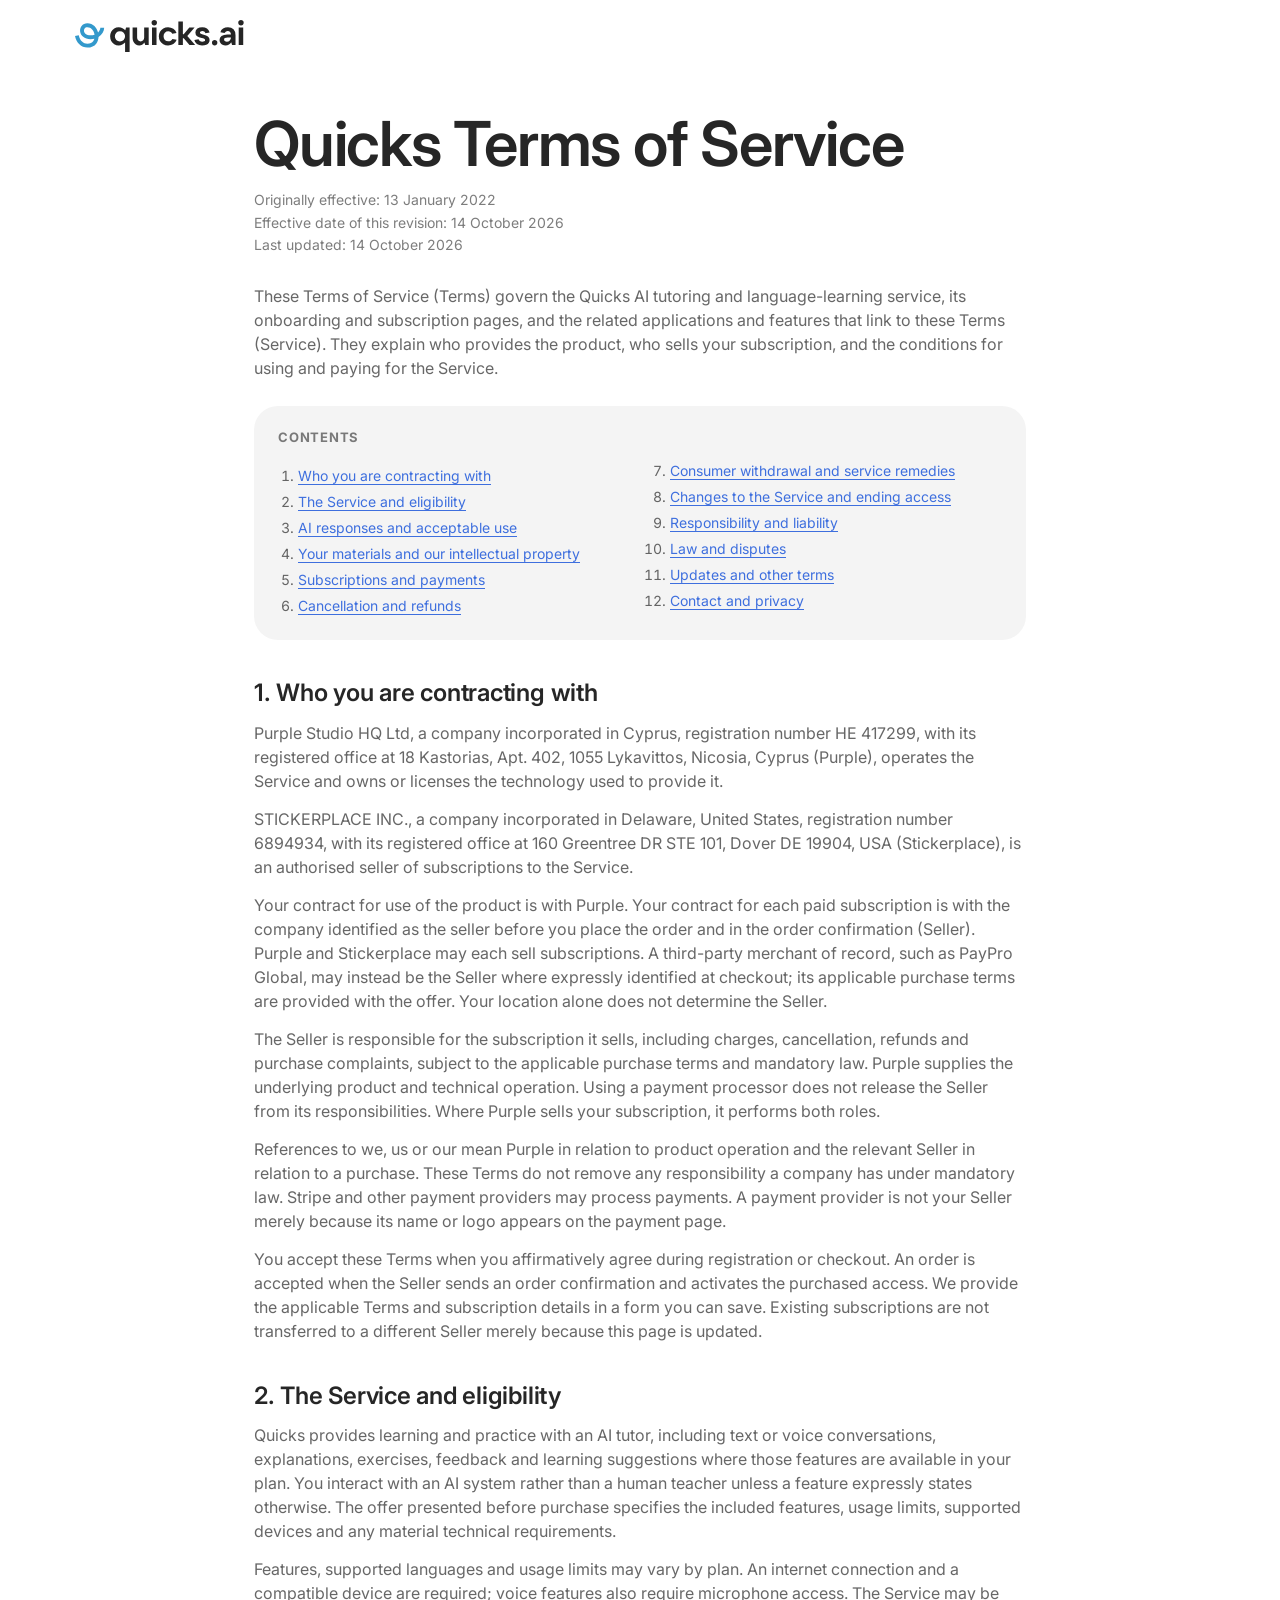
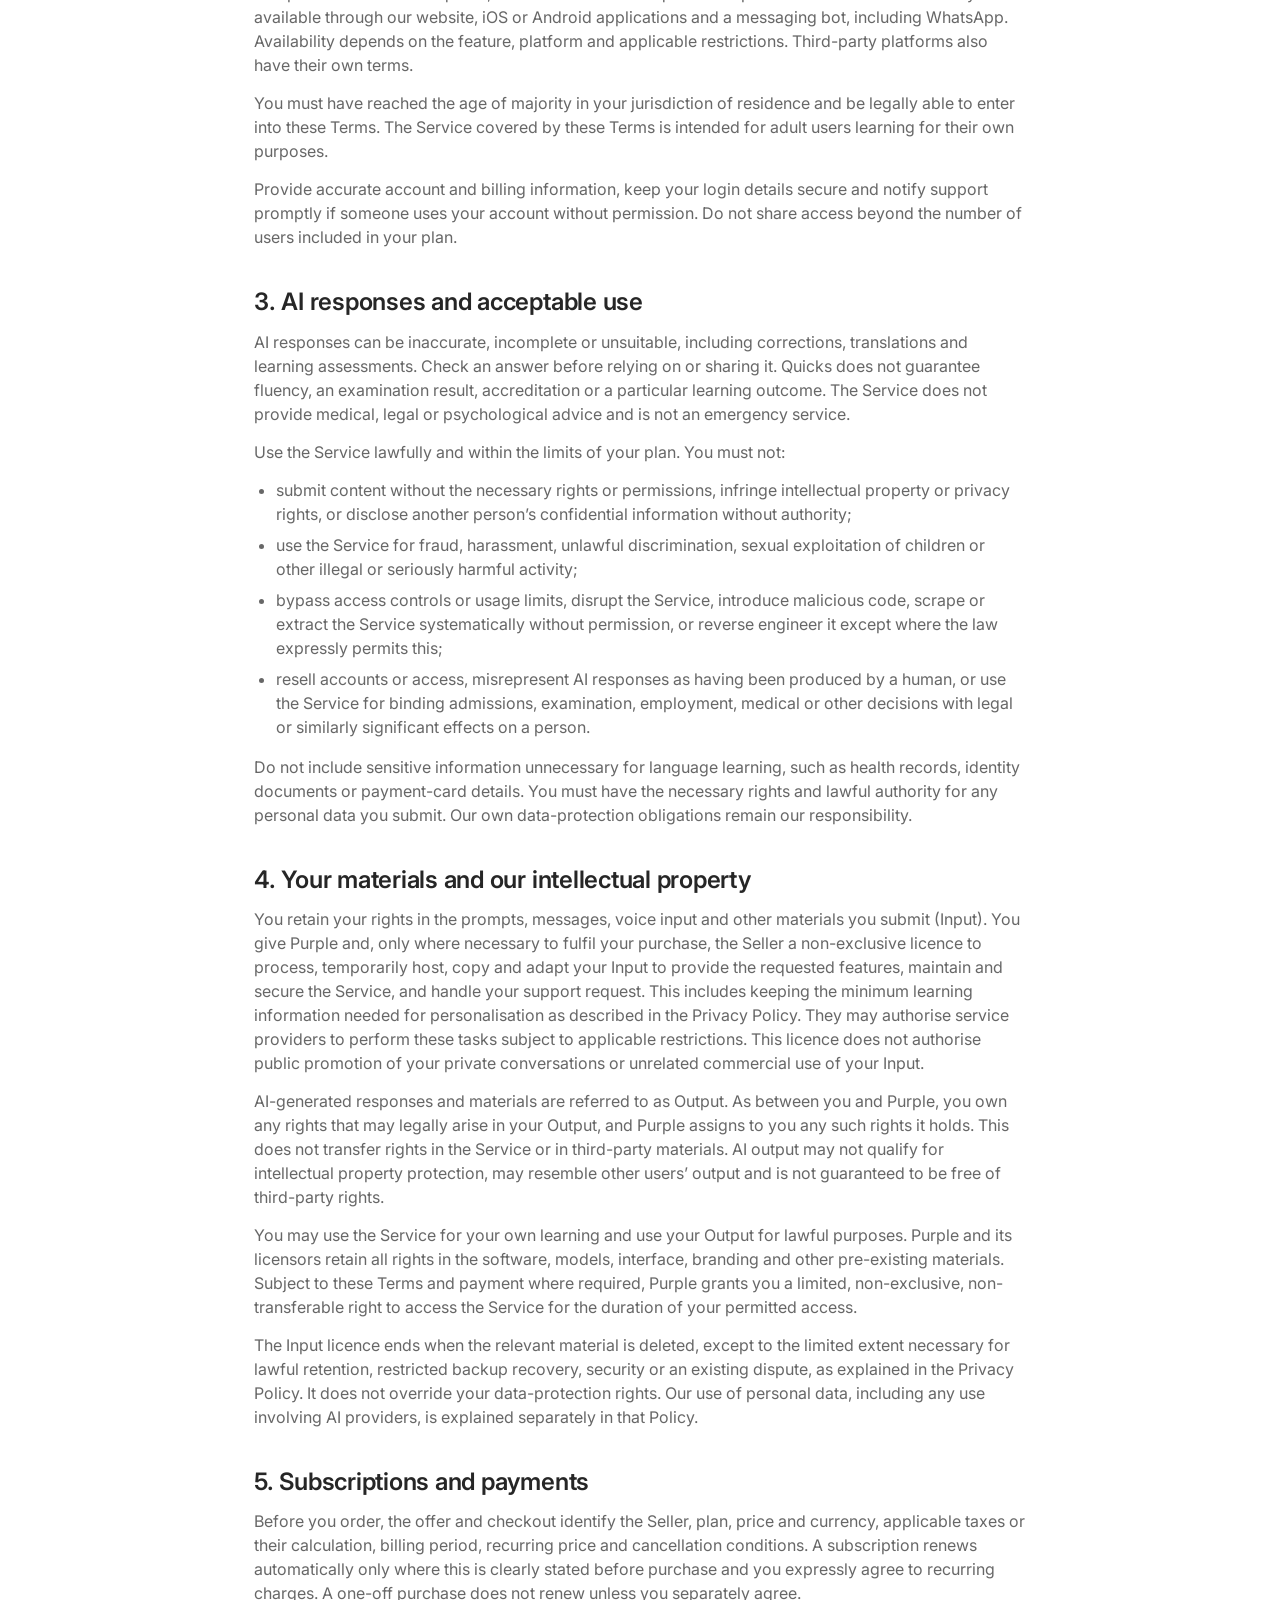
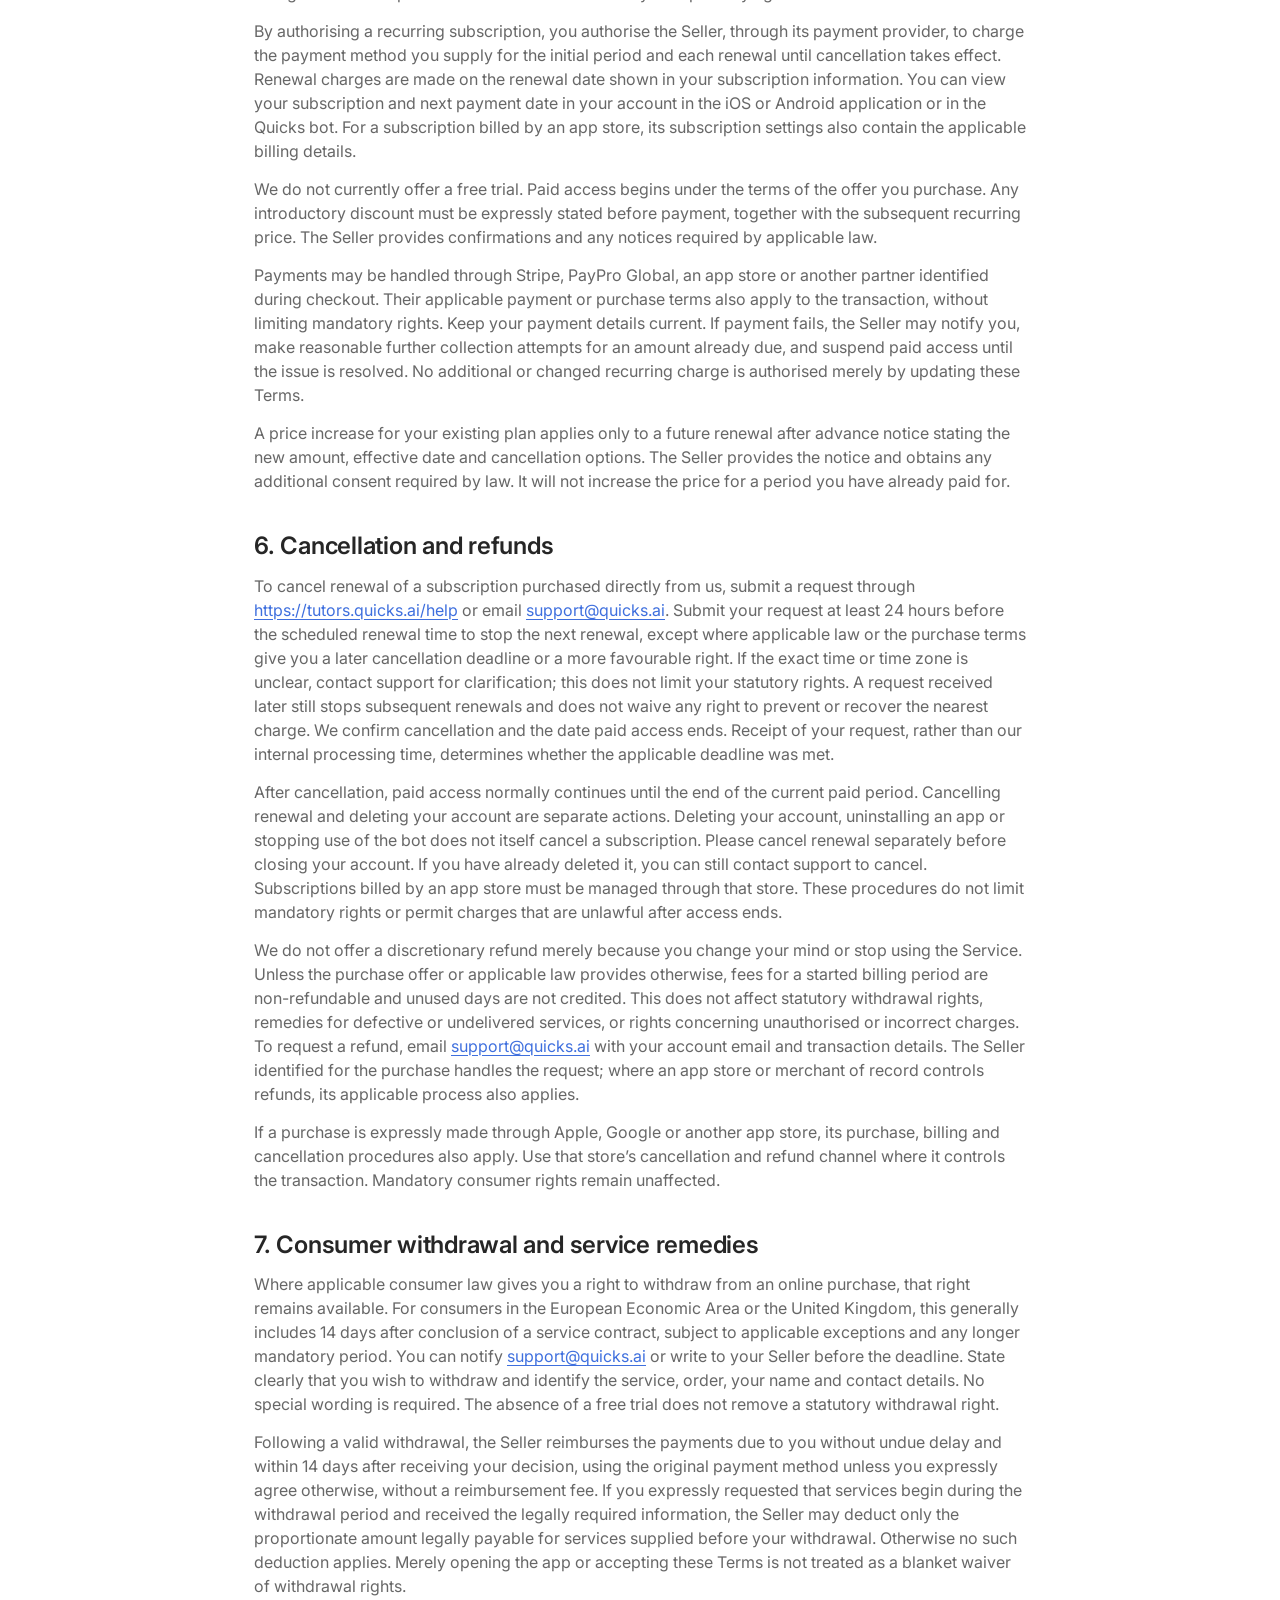
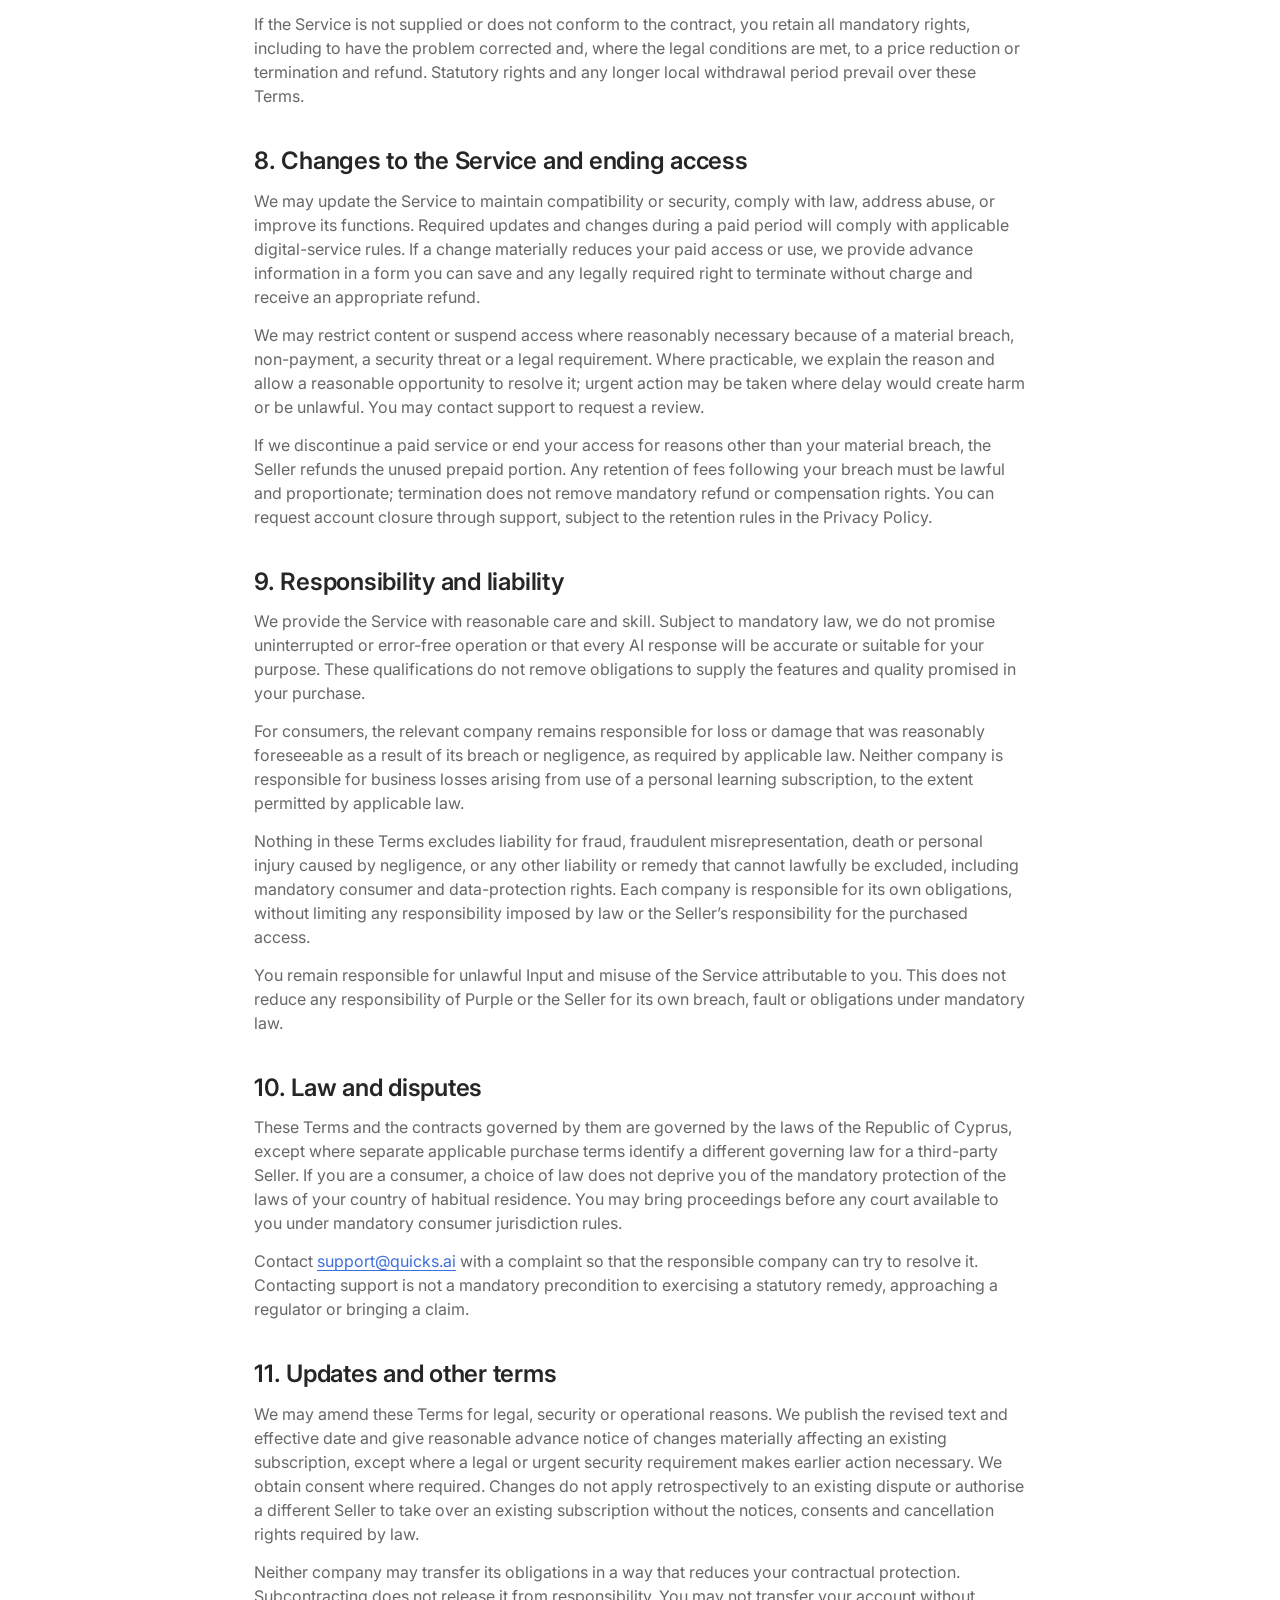
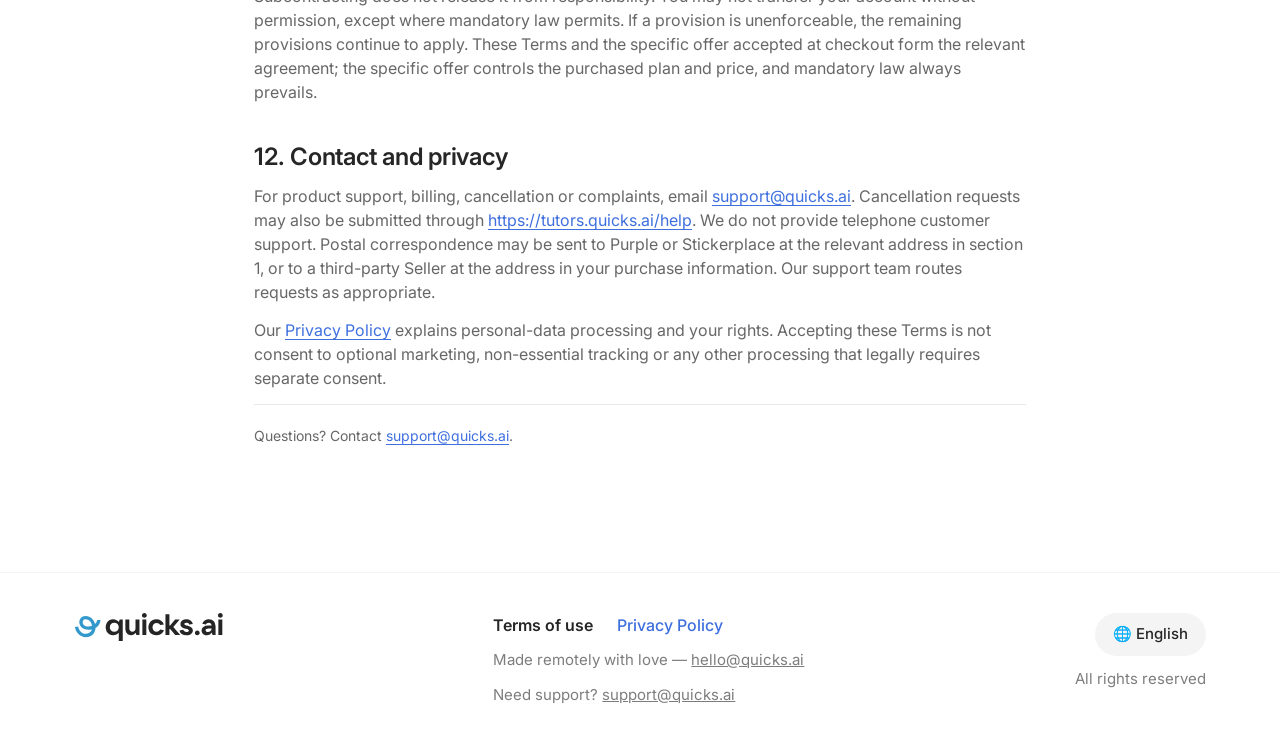
<file: old/terms.html>
<!DOCTYPE html>
<html lang="en">
<head>
  <meta charset="UTF-8">
  <meta name="viewport" content="width=device-width, initial-scale=1">
  <meta name="robots" content="noindex">

  <!-- Yandex.Metrika counter -->
  <script type="text/javascript">
      (function(m,e,t,r,i,k,a){
          m[i]=m[i]||function(){(m[i].a=m[i].a||[]).push(arguments)};
          m[i].l=1*new Date();

          for (var j = 0; j < document.scripts.length; j++) {
              if (document.scripts[j].src === r) {
                  return;
              }
          }

          k=e.createElement(t);
          a=e.getElementsByTagName(t)[0];
          k.async=1;
          k.src=r;
          a.parentNode.insertBefore(k,a);
      })(
          window,
          document,
          'script',
          'https://mc.yandex.ru/metrika/tag.js?id=111194006',
          'ym'
      );

      ym(111194006, 'init', {
          ssr: true,
          webvisor: true,
          clickmap: true,
          ecommerce: "dataLayer",
          referrer: document.referrer,
          url: location.href,
          accurateTrackBounce: true,
          trackLinks: true
      });
  </script>

  <noscript>
      <div>
          <img
              src="https://mc.yandex.ru/watch/111194006"
              style="position:absolute; left:-9999px;"
              alt=""
          />
      </div>
  </noscript>
  <!-- /Yandex.Metrika counter -->

  <title>Quicks Terms of Service</title>
  <meta name="description" content="Terms for the Quicks AI tutor, subscriptions, payments and cancellation.">
  <link rel="icon" href="img/favicon.ico" type="image/png" sizes="128x128">
  <link rel="apple-touch-icon" href="img/favicon.ico">
  <link rel="preconnect" href="https://fonts.googleapis.com">
  <link rel="preconnect" href="https://fonts.gstatic.com" crossorigin>
  <link href="https://fonts.googleapis.com/css2?family=Inter:wght@400;500;600;700&family=Hedvig+Letters+Serif:opsz@12..24&display=swap" rel="stylesheet">
  <link rel="stylesheet" href="css/styles.css">
</head>
<body>

  <!-- ======= Header ======= -->
  <header class="site-header">
    <div class="container header-inner">
      <a class="logo" href="index.html">
        <img src="img/logo-full.svg" alt="quicks.ai" width="170" height="32">
      </a>
    </div>
  </header>

  <main>
    <article class="legal">
      <div class="container legal-inner">
        <h1>Quicks Terms of Service</h1>
        <p class="dates">Originally effective: 13 January 2022<br>Effective date of this revision: 14 October 2026<br>Last updated: 14 October 2026</p>
        <p>These Terms of Service (Terms) govern the Quicks AI tutoring and language-learning service, its onboarding and subscription pages, and the related applications and features that link to these Terms (Service). They explain who provides the product, who sells your subscription, and the conditions for using and paying for the Service.</p>

        <nav class="toc" aria-label="Contents">
          <strong>Contents</strong>
          <ol>
            <li><a href="#section-1">Who you are contracting with</a></li>
            <li><a href="#section-2">The Service and eligibility</a></li>
            <li><a href="#section-3">AI responses and acceptable use</a></li>
            <li><a href="#section-4">Your materials and our intellectual property</a></li>
            <li><a href="#section-5">Subscriptions and payments</a></li>
            <li><a href="#section-6">Cancellation and refunds</a></li>
            <li><a href="#section-7">Consumer withdrawal and service remedies</a></li>
            <li><a href="#section-8">Changes to the Service and ending access</a></li>
            <li><a href="#section-9">Responsibility and liability</a></li>
            <li><a href="#section-10">Law and disputes</a></li>
            <li><a href="#section-11">Updates and other terms</a></li>
            <li><a href="#section-12">Contact and privacy</a></li>
          </ol>
        </nav>

        <h2 id="section-1">1. Who you are contracting with</h2>
        <p>Purple Studio HQ Ltd, a company incorporated in Cyprus, registration number ΗΕ 417299, with its registered office at 18 Kastorias, Apt. 402, 1055 Lykavittos, Nicosia, Cyprus (Purple), operates the Service and owns or licenses the technology used to provide it.</p>
        <p>STICKERPLACE INC., a company incorporated in Delaware, United States, registration number 6894934, with its registered office at 160 Greentree DR STE 101, Dover DE 19904, USA (Stickerplace), is an authorised seller of subscriptions to the Service.</p>
        <p>Your contract for use of the product is with Purple. Your contract for each paid subscription is with the company identified as the seller before you place the order and in the order confirmation (Seller). Purple and Stickerplace may each sell subscriptions. A third-party merchant of record, such as PayPro Global, may instead be the Seller where expressly identified at checkout; its applicable purchase terms are provided with the offer. Your location alone does not determine the Seller.</p>
        <p>The Seller is responsible for the subscription it sells, including charges, cancellation, refunds and purchase complaints, subject to the applicable purchase terms and mandatory law. Purple supplies the underlying product and technical operation. Using a payment processor does not release the Seller from its responsibilities. Where Purple sells your subscription, it performs both roles.</p>
        <p>References to we, us or our mean Purple in relation to product operation and the relevant Seller in relation to a purchase. These Terms do not remove any responsibility a company has under mandatory law. Stripe and other payment providers may process payments. A payment provider is not your Seller merely because its name or logo appears on the payment page.</p>
        <p>You accept these Terms when you affirmatively agree during registration or checkout. An order is accepted when the Seller sends an order confirmation and activates the purchased access. We provide the applicable Terms and subscription details in a form you can save. Existing subscriptions are not transferred to a different Seller merely because this page is updated.</p>

        <h2 id="section-2">2. The Service and eligibility</h2>
        <p>Quicks provides learning and practice with an AI tutor, including text or voice conversations, explanations, exercises, feedback and learning suggestions where those features are available in your plan. You interact with an AI system rather than a human teacher unless a feature expressly states otherwise. The offer presented before purchase specifies the included features, usage limits, supported devices and any material technical requirements.</p>
        <p>Features, supported languages and usage limits may vary by plan. An internet connection and a compatible device are required; voice features also require microphone access. The Service may be available through our website, iOS or Android applications and a messaging bot, including WhatsApp. Availability depends on the feature, platform and applicable restrictions. Third-party platforms also have their own terms.</p>
        <p>You must have reached the age of majority in your jurisdiction of residence and be legally able to enter into these Terms. The Service covered by these Terms is intended for adult users learning for their own purposes.</p>
        <p>Provide accurate account and billing information, keep your login details secure and notify support promptly if someone uses your account without permission. Do not share access beyond the number of users included in your plan.</p>

        <h2 id="section-3">3. AI responses and acceptable use</h2>
        <p>AI responses can be inaccurate, incomplete or unsuitable, including corrections, translations and learning assessments. Check an answer before relying on or sharing it. Quicks does not guarantee fluency, an examination result, accreditation or a particular learning outcome. The Service does not provide medical, legal or psychological advice and is not an emergency service.</p>
        <p>Use the Service lawfully and within the limits of your plan. You must not:</p>
        <ul>
          <li>submit content without the necessary rights or permissions, infringe intellectual property or privacy rights, or disclose another person’s confidential information without authority;</li>
          <li>use the Service for fraud, harassment, unlawful discrimination, sexual exploitation of children or other illegal or seriously harmful activity;</li>
          <li>bypass access controls or usage limits, disrupt the Service, introduce malicious code, scrape or extract the Service systematically without permission, or reverse engineer it except where the law expressly permits this;</li>
          <li>resell accounts or access, misrepresent AI responses as having been produced by a human, or use the Service for binding admissions, examination, employment, medical or other decisions with legal or similarly significant effects on a person.</li>
        </ul>
        <p>Do not include sensitive information unnecessary for language learning, such as health records, identity documents or payment-card details. You must have the necessary rights and lawful authority for any personal data you submit. Our own data-protection obligations remain our responsibility.</p>

        <h2 id="section-4">4. Your materials and our intellectual property</h2>
        <p>You retain your rights in the prompts, messages, voice input and other materials you submit (Input). You give Purple and, only where necessary to fulfil your purchase, the Seller a non-exclusive licence to process, temporarily host, copy and adapt your Input to provide the requested features, maintain and secure the Service, and handle your support request. This includes keeping the minimum learning information needed for personalisation as described in the Privacy Policy. They may authorise service providers to perform these tasks subject to applicable restrictions. This licence does not authorise public promotion of your private conversations or unrelated commercial use of your Input.</p>
        <p>AI-generated responses and materials are referred to as Output. As between you and Purple, you own any rights that may legally arise in your Output, and Purple assigns to you any such rights it holds. This does not transfer rights in the Service or in third-party materials. AI output may not qualify for intellectual property protection, may resemble other users’ output and is not guaranteed to be free of third-party rights.</p>
        <p>You may use the Service for your own learning and use your Output for lawful purposes. Purple and its licensors retain all rights in the software, models, interface, branding and other pre-existing materials. Subject to these Terms and payment where required, Purple grants you a limited, non-exclusive, non-transferable right to access the Service for the duration of your permitted access.</p>
        <p>The Input licence ends when the relevant material is deleted, except to the limited extent necessary for lawful retention, restricted backup recovery, security or an existing dispute, as explained in the Privacy Policy. It does not override your data-protection rights. Our use of personal data, including any use involving AI providers, is explained separately in that Policy.</p>

        <h2 id="section-5">5. Subscriptions and payments</h2>
        <p>Before you order, the offer and checkout identify the Seller, plan, price and currency, applicable taxes or their calculation, billing period, recurring price and cancellation conditions. A subscription renews automatically only where this is clearly stated before purchase and you expressly agree to recurring charges. A one-off purchase does not renew unless you separately agree.</p>
        <p>By authorising a recurring subscription, you authorise the Seller, through its payment provider, to charge the payment method you supply for the initial period and each renewal until cancellation takes effect. Renewal charges are made on the renewal date shown in your subscription information. You can view your subscription and next payment date in your account in the iOS or Android application or in the Quicks bot. For a subscription billed by an app store, its subscription settings also contain the applicable billing details.</p>
        <p>We do not currently offer a free trial. Paid access begins under the terms of the offer you purchase. Any introductory discount must be expressly stated before payment, together with the subsequent recurring price. The Seller provides confirmations and any notices required by applicable law.</p>
        <p>Payments may be handled through Stripe, PayPro Global, an app store or another partner identified during checkout. Their applicable payment or purchase terms also apply to the transaction, without limiting mandatory rights. Keep your payment details current. If payment fails, the Seller may notify you, make reasonable further collection attempts for an amount already due, and suspend paid access until the issue is resolved. No additional or changed recurring charge is authorised merely by updating these Terms.</p>
        <p>A price increase for your existing plan applies only to a future renewal after advance notice stating the new amount, effective date and cancellation options. The Seller provides the notice and obtains any additional consent required by law. It will not increase the price for a period you have already paid for.</p>

        <h2 id="section-6">6. Cancellation and refunds</h2>
        <p>To cancel renewal of a subscription purchased directly from us, submit a request through <a href="https://tutors.quicks.ai/help">https://tutors.quicks.ai/help</a> or email <a href="mailto:support@quicks.ai">support@quicks.ai</a>. Submit your request at least 24 hours before the scheduled renewal time to stop the next renewal, except where applicable law or the purchase terms give you a later cancellation deadline or a more favourable right. If the exact time or time zone is unclear, contact support for clarification; this does not limit your statutory rights. A request received later still stops subsequent renewals and does not waive any right to prevent or recover the nearest charge. We confirm cancellation and the date paid access ends. Receipt of your request, rather than our internal processing time, determines whether the applicable deadline was met.</p>
        <p>After cancellation, paid access normally continues until the end of the current paid period. Cancelling renewal and deleting your account are separate actions. Deleting your account, uninstalling an app or stopping use of the bot does not itself cancel a subscription. Please cancel renewal separately before closing your account. If you have already deleted it, you can still contact support to cancel. Subscriptions billed by an app store must be managed through that store. These procedures do not limit mandatory rights or permit charges that are unlawful after access ends.</p>
        <p>We do not offer a discretionary refund merely because you change your mind or stop using the Service. Unless the purchase offer or applicable law provides otherwise, fees for a started billing period are non-refundable and unused days are not credited. This does not affect statutory withdrawal rights, remedies for defective or undelivered services, or rights concerning unauthorised or incorrect charges. To request a refund, email <a href="mailto:support@quicks.ai">support@quicks.ai</a> with your account email and transaction details. The Seller identified for the purchase handles the request; where an app store or merchant of record controls refunds, its applicable process also applies.</p>
        <p>If a purchase is expressly made through Apple, Google or another app store, its purchase, billing and cancellation procedures also apply. Use that store’s cancellation and refund channel where it controls the transaction. Mandatory consumer rights remain unaffected.</p>

        <h2 id="section-7">7. Consumer withdrawal and service remedies</h2>
        <p>Where applicable consumer law gives you a right to withdraw from an online purchase, that right remains available. For consumers in the European Economic Area or the United Kingdom, this generally includes 14 days after conclusion of a service contract, subject to applicable exceptions and any longer mandatory period. You can notify <a href="mailto:support@quicks.ai">support@quicks.ai</a> or write to your Seller before the deadline. State clearly that you wish to withdraw and identify the service, order, your name and contact details. No special wording is required. The absence of a free trial does not remove a statutory withdrawal right.</p>
        <p>Following a valid withdrawal, the Seller reimburses the payments due to you without undue delay and within 14 days after receiving your decision, using the original payment method unless you expressly agree otherwise, without a reimbursement fee. If you expressly requested that services begin during the withdrawal period and received the legally required information, the Seller may deduct only the proportionate amount legally payable for services supplied before your withdrawal. Otherwise no such deduction applies. Merely opening the app or accepting these Terms is not treated as a blanket waiver of withdrawal rights.</p>
        <p>If the Service is not supplied or does not conform to the contract, you retain all mandatory rights, including to have the problem corrected and, where the legal conditions are met, to a price reduction or termination and refund. Statutory rights and any longer local withdrawal period prevail over these Terms.</p>

        <h2 id="section-8">8. Changes to the Service and ending access</h2>
        <p>We may update the Service to maintain compatibility or security, comply with law, address abuse, or improve its functions. Required updates and changes during a paid period will comply with applicable digital-service rules. If a change materially reduces your paid access or use, we provide advance information in a form you can save and any legally required right to terminate without charge and receive an appropriate refund.</p>
        <p>We may restrict content or suspend access where reasonably necessary because of a material breach, non-payment, a security threat or a legal requirement. Where practicable, we explain the reason and allow a reasonable opportunity to resolve it; urgent action may be taken where delay would create harm or be unlawful. You may contact support to request a review.</p>
        <p>If we discontinue a paid service or end your access for reasons other than your material breach, the Seller refunds the unused prepaid portion. Any retention of fees following your breach must be lawful and proportionate; termination does not remove mandatory refund or compensation rights. You can request account closure through support, subject to the retention rules in the Privacy Policy.</p>

        <h2 id="section-9">9. Responsibility and liability</h2>
        <p>We provide the Service with reasonable care and skill. Subject to mandatory law, we do not promise uninterrupted or error-free operation or that every AI response will be accurate or suitable for your purpose. These qualifications do not remove obligations to supply the features and quality promised in your purchase.</p>
        <p>For consumers, the relevant company remains responsible for loss or damage that was reasonably foreseeable as a result of its breach or negligence, as required by applicable law. Neither company is responsible for business losses arising from use of a personal learning subscription, to the extent permitted by applicable law.</p>
        <p>Nothing in these Terms excludes liability for fraud, fraudulent misrepresentation, death or personal injury caused by negligence, or any other liability or remedy that cannot lawfully be excluded, including mandatory consumer and data-protection rights. Each company is responsible for its own obligations, without limiting any responsibility imposed by law or the Seller’s responsibility for the purchased access.</p>
        <p>You remain responsible for unlawful Input and misuse of the Service attributable to you. This does not reduce any responsibility of Purple or the Seller for its own breach, fault or obligations under mandatory law.</p>

        <h2 id="section-10">10. Law and disputes</h2>
        <p>These Terms and the contracts governed by them are governed by the laws of the Republic of Cyprus, except where separate applicable purchase terms identify a different governing law for a third-party Seller. If you are a consumer, a choice of law does not deprive you of the mandatory protection of the laws of your country of habitual residence. You may bring proceedings before any court available to you under mandatory consumer jurisdiction rules.</p>
        <p>Contact <a href="mailto:support@quicks.ai">support@quicks.ai</a> with a complaint so that the responsible company can try to resolve it. Contacting support is not a mandatory precondition to exercising a statutory remedy, approaching a regulator or bringing a claim.</p>

        <h2 id="section-11">11. Updates and other terms</h2>
        <p>We may amend these Terms for legal, security or operational reasons. We publish the revised text and effective date and give reasonable advance notice of changes materially affecting an existing subscription, except where a legal or urgent security requirement makes earlier action necessary. We obtain consent where required. Changes do not apply retrospectively to an existing dispute or authorise a different Seller to take over an existing subscription without the notices, consents and cancellation rights required by law.</p>
        <p>Neither company may transfer its obligations in a way that reduces your contractual protection. Subcontracting does not release it from responsibility. You may not transfer your account without permission, except where mandatory law permits. If a provision is unenforceable, the remaining provisions continue to apply. These Terms and the specific offer accepted at checkout form the relevant agreement; the specific offer controls the purchased plan and price, and mandatory law always prevails.</p>

        <h2 id="section-12">12. Contact and privacy</h2>
        <p>For product support, billing, cancellation or complaints, email <a href="mailto:support@quicks.ai">support@quicks.ai</a>. Cancellation requests may also be submitted through <a href="https://tutors.quicks.ai/help">https://tutors.quicks.ai/help</a>. We do not provide telephone customer support. Postal correspondence may be sent to Purple or Stickerplace at the relevant address in section 1, or to a third-party Seller at the address in your purchase information. Our support team routes requests as appropriate.</p>
        <p>Our <a href="privacy.html">Privacy Policy</a> explains personal-data processing and your rights. Accepting these Terms is not consent to optional marketing, non-essential tracking or any other processing that legally requires separate consent.</p>

        <p class="legal-foot">Questions? Contact <a href="mailto:support@quicks.ai">support@quicks.ai</a>.</p>
      </div>
    </article>
  </main>

  <!-- ======= Footer ======= -->
  <footer class="site-footer">
    <div class="container footer-inner">
      <a class="logo" href="index.html">
        <img src="img/logo-full.svg" alt="quicks.ai" width="149" height="28">
      </a>
      <div class="footer-mid">
        <nav class="footer-links">
          <a href="terms.html" class="is-active">Terms of use</a>
          <a href="privacy.html">Privacy Policy</a>
        </nav>
        <p>Made remotely with love — <a href="mailto:hello@quicks.ai">hello@quicks.ai</a></p>
        <p>Need support? <a href="mailto:support@quicks.ai">support@quicks.ai</a></p>
      </div>
      <div class="footer-right">
        <span class="lang-pill">🌐 English</span>
        <p>All rights reserved</p>
      </div>
    </div>
  </footer>

</body>
</html>
</file>
<file: css/styles.css>
/* ============================================================
   Quicks-style landing — design tokens taken from quicks.ai:
   Inter (headings/UI) + Hedvig Letters Serif (supporting text),
   ink #262626, surfaces rgba(38,38,38,.05), radii 12/24/32/40,
   pill buttons, soft blue accent, pastel gradient covers.
   ============================================================ */

:root {
  --ink: #262626;
  --ink-70: rgba(38, 38, 38, 0.7);
  --ink-60: rgba(38, 38, 38, 0.6);
  --ink-40: rgba(38, 38, 38, 0.4);
  --surface: rgba(38, 38, 38, 0.05);
  --surface-strong: rgba(38, 38, 38, 0.1);
  --page-alt: #f4f4f5;
  --blue: #5b9bd5;
  --link: #3e6fde;
  --green: #2f9e44;
  --green-soft: rgba(94, 213, 101, 0.16);
  --wa-green: #d9fdd3;
  --blue-soft: rgba(91, 155, 213, 0.16);
  --radius-sm: 12px;
  --radius-md: 24px;
  --radius-lg: 32px;
  --radius-xl: 40px;
  --font-sans: "Inter", -apple-system, BlinkMacSystemFont, "Segoe UI", sans-serif;
  --font-serif: "Hedvig Letters Serif", Georgia, "Times New Roman", serif;
}

* { margin: 0; padding: 0; box-sizing: border-box; }

html { scroll-behavior: smooth; }

body {
  font-family: var(--font-sans);
  font-size: 16px;
  line-height: 1.5;
  color: var(--ink);
  background: #fff;
  -webkit-font-smoothing: antialiased;
}

img { display: block; max-width: 100%; }

.container {
  max-width: 1180px;
  margin: 0 auto;
  padding-left: 24px;
  padding-right: 24px;
}

/* ---------- Type ---------- */

h1 {
  font-size: clamp(40px, 6.5vw, 62px);
  font-weight: 600;
  line-height: 1.02;
  letter-spacing: -0.02em;
}

h2 {
  font-size: clamp(30px, 4.5vw, 40px);
  font-weight: 600;
  line-height: 1.1;
  letter-spacing: -0.01em;
}

h3 {
  font-size: 22px;
  font-weight: 600;
  line-height: 1.3;
}

.serif {
  font-family: var(--font-serif);
  font-weight: 400;
  color: var(--ink-60);
  font-size: 20px;
  line-height: 1.55;
}

.lead { max-width: 640px; margin: 24px auto 0; }

/* ---------- Buttons ---------- */

.btn {
  display: inline-flex;
  align-items: center;
  gap: 10px;
  padding: 14px 26px;
  border-radius: 9999px;
  font-family: var(--font-sans);
  font-size: 16px;
  font-weight: 600;
  line-height: 1.5;
  text-decoration: none;
  white-space: nowrap;
  transition: transform 0.15s ease, background-color 0.15s ease, box-shadow 0.15s ease;
}

.btn .arr { transition: transform 0.15s ease; }
.btn:hover .arr { transform: translateX(4px); }
.btn:active { transform: scale(0.98); }

.btn-dark { background: var(--ink); color: #fff; }
.btn-dark:hover { background: #000; }

.btn-light { background: var(--surface); color: var(--ink); }
.btn-light:hover { background: var(--surface-strong); }

.btn-white { background: #fff; color: var(--ink); box-shadow: 0 1px 2px rgba(38, 38, 38, 0.08); }
.btn-white:hover { box-shadow: 0 4px 14px rgba(38, 38, 38, 0.12); }

/* ---------- Header ---------- */

.site-header { padding: 20px 0; }

.header-inner {
  display: flex;
  align-items: center;
  justify-content: space-between;
}

.logo {
  display: inline-flex;
  align-items: center;
  text-decoration: none;
}

.logo img { height: 32px; width: auto; }

.site-footer .logo img { height: 28px; }

/* ---------- Decorative shapes ---------- */

.deco { pointer-events: none; user-select: none; }

.deco-asterisk {
  position: absolute;
  width: 64px;
  top: -26px;
  right: 8%;
  transform: rotate(14deg);
}

.deco-scribble {
  position: absolute;
  width: 76px;
  top: -34px;
  right: 7%;
  transform: rotate(-8deg);
}

.h2-wrap { position: relative; }

/* burst peeks out from behind the doc mockup */
.split-visual-doc { position: relative; }

.split-visual-doc .deco-burst {
  position: absolute;
  width: 72px;
  top: -34px;
  right: 10%;
  transform: rotate(12deg);
  z-index: 0;
}

.split-visual-doc .doc-card { position: relative; z-index: 1; }

/* ---------- Block 1: Hero ---------- */

.hero { padding: 72px 0 96px; }

.hero-head {
  position: relative;
  text-align: center;
  max-width: 820px;
  margin: 0 auto;
}

.hero-cards {
  display: grid;
  grid-template-columns: 1fr 1fr;
  gap: 24px;
  margin-top: 64px;
}

.hero-card {
  background: var(--surface);
  border-radius: var(--radius-xl);
  padding: 40px;
  display: flex;
  flex-direction: column;
  align-items: flex-start;
  gap: 14px;
}

.hero-card p { color: var(--ink-70); max-width: 420px; }
.hero-card .btn { margin-top: auto; }

.hero-card-art {
  width: 100%;
  min-height: 128px;
  margin-bottom: 10px;
  display: flex;
  flex-direction: column;
  justify-content: center;
  gap: 8px;
}

/* mini chat preview */
.mini-bubble {
  font-size: 14px;
  font-weight: 500;
  padding: 10px 16px;
  border-radius: 18px;
  width: fit-content;
}

.mini-bubble-ai {
  background: #fff;
  border-bottom-left-radius: 6px;
  box-shadow: 0 1px 2px rgba(38, 38, 38, 0.06);
}

.mini-bubble-me {
  background: var(--wa-green);
  color: var(--ink);
  border-bottom-right-radius: 6px;
  align-self: flex-end;
}

/* mini book fan */
.hero-card-art-books {
  flex-direction: row;
  align-items: center;
  justify-content: center;
  gap: 0;
}

/* ---------- Pastel gradient covers ---------- */

.cover {
  width: 78px;
  height: 108px;
  border-radius: 10px;
  display: flex;
  align-items: flex-end;
  padding: 10px;
  color: rgba(255, 255, 255, 0.95);
  font-size: 11px;
  font-weight: 600;
  letter-spacing: 0.02em;
  box-shadow: 0 10px 24px rgba(38, 38, 38, 0.16);
}

.cover-1 { background: linear-gradient(160deg, #ffe29a, #f5b942); transform: rotate(-10deg) translateY(6px); }
.cover-2 { background: linear-gradient(160deg, #9f7bec, #7048c9); z-index: 1; }
.cover-3 { background: linear-gradient(160deg, #7fe3a1, #3cba6f); transform: rotate(10deg) translateY(6px); }
.cover-4 { background: linear-gradient(160deg, #f79ba2, #e05c68); }
.cover-5 { background: linear-gradient(160deg, #f6b26b, #e8833a); }
.cover-6 { background: linear-gradient(160deg, #8ecdf2, #4b93d1); }

/* ---------- Split sections (blocks 2 & 3) ---------- */

.split { padding: 96px 0; }

.split-inner {
  display: grid;
  grid-template-columns: 1fr 1fr;
  gap: 72px;
  align-items: center;
}

.split-reverse .split-text { order: 2; }
.split-reverse .split-visual { order: 1; }

.split-text > .serif { margin-top: 20px; }
.split-text .btn { margin-top: 32px; }

.feature-list {
  list-style: none;
  margin-top: 28px;
  display: flex;
  flex-direction: column;
  gap: 16px;
}

.feature-list li {
  position: relative;
  padding-left: 28px;
  color: var(--ink-70);
  text-wrap: pretty; /* no single-word orphan lines when wrapping */
}

.feature-list li::before {
  content: "✳";
  position: absolute;
  left: 0;
  top: 0;
  font-size: 15px;
  color: var(--blue);
}

.feature-list li strong { color: var(--ink); font-weight: 600; }

/* ---------- Chat mockup ---------- */

.chat-card {
  background: #fff;
  border-radius: var(--radius-lg);
  box-shadow: 0 24px 64px rgba(38, 38, 38, 0.12);
  padding: 24px;
  max-width: 460px;
  margin: 0 auto;
}

.chat-head {
  display: flex;
  align-items: center;
  gap: 12px;
  padding-bottom: 16px;
  border-bottom: 1px solid var(--surface);
}

.chat-name { font-weight: 600; font-size: 15px; }

.chat-status {
  font-size: 13px;
  color: var(--ink-60);
  display: flex;
  align-items: center;
  gap: 6px;
}

.dot {
  width: 8px;
  height: 8px;
  border-radius: 50%;
  background: #4ecb5c;
  display: inline-block;
}

.chat-body {
  display: flex;
  flex-direction: column;
  gap: 10px;
  padding: 18px 0;
}

.msg {
  max-width: 85%;
  padding: 11px 16px;
  border-radius: 18px;
  font-size: 15px;
  line-height: 1.45;
}

.msg-ai {
  background: var(--surface);
  border-bottom-left-radius: 6px;
}

.msg-me {
  background: var(--wa-green);
  color: var(--ink);
  align-self: flex-end;
  border-bottom-right-radius: 6px;
}

.msg-tip {
  background: var(--blue-soft);
  color: var(--ink-70);
  border-radius: 14px;
  font-size: 14px;
}

.msg-tip span {
  display: inline-block;
  background: var(--blue);
  color: #fff;
  font-size: 11px;
  font-weight: 600;
  padding: 1px 8px;
  border-radius: 9999px;
  margin-right: 6px;
  transform: translateY(-1px);
}

.msg-tip em { font-style: normal; font-weight: 600; color: var(--ink); }

.chat-input {
  display: flex;
  align-items: center;
  justify-content: space-between;
  gap: 12px;
  background: var(--surface);
  border-radius: 9999px;
  padding: 13px 20px;
  font-size: 15px;
  color: var(--ink-40);
}

.chat-input .send { color: var(--ink-60); font-size: 18px; }

/* ---------- Avatars ---------- */

.avatar {
  width: 44px;
  height: 44px;
  border-radius: 50%;
  flex: none;
  display: flex;
  align-items: center;
  justify-content: center;
  color: #fff;
  font-size: 14px;
  font-weight: 600;
}

.avatar-tutor { background: linear-gradient(150deg, #8ecdf2, #5b9bd5); }
.avatar-1 { background: linear-gradient(150deg, #f5b942, #e8833a); }
.avatar-2 { background: linear-gradient(150deg, #7fe3a1, #3cba6f); }
.avatar-3 { background: linear-gradient(150deg, #9f7bec, #7048c9); }

/* ---------- Doc / workspace mockup ---------- */

.doc-card {
  background: #fff;
  border-radius: var(--radius-lg);
  box-shadow: 0 24px 64px rgba(38, 38, 38, 0.12);
  padding: 32px;
  max-width: 480px;
  margin: 0 auto;
}

.doc-time {
  color: var(--blue);
  font-weight: 600;
  font-size: 14px;
  margin-bottom: 6px;
}

.doc-title { font-size: 19px; font-weight: 600; line-height: 1.35; }

.doc-points {
  list-style: none;
  margin-top: 18px;
  display: flex;
  flex-direction: column;
  gap: 12px;
}

.doc-points li {
  position: relative;
  padding-left: 20px;
  font-size: 15px;
  color: var(--ink-70);
}

.doc-points li::before {
  content: "";
  position: absolute;
  left: 0;
  top: 8px;
  width: 7px;
  height: 7px;
  border-radius: 50%;
  background: var(--ink-40);
}

.doc-foot {
  display: flex;
  align-items: center;
  justify-content: space-between;
  gap: 16px;
  margin-top: 26px;
  padding-top: 22px;
  border-top: 1px solid var(--surface);
}

.covers-row { display: flex; gap: 8px; }

.covers-row .cover {
  width: 52px;
  height: 72px;
  border-radius: 8px;
  padding: 6px;
  font-size: 9px;
  box-shadow: 0 6px 16px rgba(38, 38, 38, 0.14);
}

.doc-foot-label {
  font-size: 13px;
  font-weight: 500;
  color: var(--ink-60);
  text-align: right;
  line-height: 1.45;
}

/* ---------- Block 4: Community ---------- */

.community {
  background: var(--page-alt);
  border-radius: var(--radius-xl);
  margin: 24px;
  padding: 96px 0;
  text-align: center;
}

.community > .container > .serif {
  max-width: 560px;
  margin: 20px auto 0;
}

.testimonials {
  display: grid;
  grid-template-columns: repeat(3, 1fr);
  gap: 24px;
  margin-top: 56px;
  text-align: left;
}

.t-card {
  background: #fff;
  border-radius: var(--radius-md);
  padding: 28px;
  display: flex;
  flex-direction: column;
  justify-content: space-between;
  gap: 24px;
}

.t-card blockquote { font-size: 17px; line-height: 1.6; }

.t-card figcaption {
  display: flex;
  align-items: center;
  gap: 12px;
  font-weight: 600;
  font-size: 15px;
}

/* ---------- Footer ---------- */

.site-footer {
  border-top: 1px solid var(--surface);
  margin-top: 24px;
  padding: 40px 0 48px;
}

.footer-inner {
  display: flex;
  align-items: flex-start;
  justify-content: space-between;
  gap: 32px;
}

.footer-inner .logo { font-size: 20px; }

.footer-mid { display: flex; flex-direction: column; gap: 12px; }

.footer-links { display: flex; gap: 24px; }

.footer-links a {
  color: var(--link);
  text-decoration: none;
  font-weight: 500;
}

.footer-links a:hover { text-decoration: underline; }

.footer-mid p { color: var(--ink-60); font-size: 15px; }
.footer-mid p a { color: var(--ink-60); }

.footer-right {
  display: flex;
  flex-direction: column;
  align-items: flex-end;
  gap: 12px;
}

.lang-pill {
  background: var(--surface);
  border-radius: 9999px;
  padding: 10px 18px;
  font-size: 15px;
  font-weight: 500;
}

.footer-right p { color: var(--ink-60); font-size: 15px; }

/* ============================================================
   Responsive
   ============================================================ */

@media (max-width: 1023px) {
  .split { padding: 72px 0; }
  .split-inner { gap: 48px; }
}

@media (max-width: 900px) {
  .hero { padding: 48px 0 72px; }

  .hero-cards { grid-template-columns: 1fr; margin-top: 48px; }

  .split-inner { grid-template-columns: 1fr; }

  /* text first, mockup second on mobile for both blocks */
  .split-reverse .split-text { order: 1; }
  .split-reverse .split-visual { order: 2; }

  .deco-asterisk { width: 48px; top: -34px; right: 2%; }
  .deco-scribble { width: 56px; top: -40px; right: 2%; }
  .split-visual-doc .deco-burst { width: 52px; top: -24px; right: 4%; }

  .testimonials { grid-template-columns: 1fr; }

  .community { margin: 16px; padding: 64px 0; }

  .footer-inner { flex-direction: column; align-items: flex-start; }
  .footer-right { align-items: flex-start; }
}

@media (max-width: 520px) {
  .serif { font-size: 18px; }

  .hero-card { padding: 28px 22px; }

  .chat-card, .doc-card { padding: 20px; }

  .doc-foot { flex-direction: column; align-items: flex-start; }
  .doc-foot-label { text-align: left; }

  .btn { padding: 13px 22px; font-size: 15px; }

  .site-header .btn { padding: 11px 20px; }
}

/* ============================================================
   Legal pages (Terms, Privacy)
   ============================================================ */
.legal { padding: 40px 0 88px; }

.legal-inner { max-width: 820px; }

.legal h1 { margin-bottom: 14px; }

.legal .dates {
  font-size: 14px;
  color: var(--ink-60);
  margin: 0 0 28px;
  line-height: 1.6;
}

.legal h2 {
  font-size: 24px;
  margin: 40px 0 14px;
  scroll-margin-top: 24px;
}

.legal h3 {
  font-size: 18px;
  margin: 26px 0 10px;
}

.legal p {
  color: var(--ink-70);
  margin: 0 0 14px;
}

.legal p strong { color: var(--ink); font-weight: 600; }

.legal a { color: var(--link); text-underline-offset: 3px; overflow-wrap: anywhere; }

.legal ul, .legal ol {
  margin: 0 0 16px;
  padding-left: 22px;
  color: var(--ink-70);
}

.legal li { margin: 7px 0; }

/* Table of contents */
.legal .toc {
  margin: 26px 0 36px;
  padding: 22px 24px;
  background: var(--surface);
  border-radius: var(--radius-md);
}

.legal .toc strong {
  display: block;
  margin-bottom: 12px;
  font-size: 13px;
  letter-spacing: 0.06em;
  text-transform: uppercase;
  color: var(--ink-60);
}

.legal .toc ol {
  columns: 2;
  column-gap: 40px;
  margin: 0;
  padding-left: 20px;
  font-size: 14px;
}

.legal .toc li { break-inside: avoid; margin: 5px 0; }

.footer-links a.is-active { color: var(--ink); font-weight: 600; }

.legal-foot {
  margin-top: 40px;
  padding-top: 20px;
  border-top: 1px solid var(--surface-strong);
  font-size: 14px;
  color: var(--ink-60);
}

@media (max-width: 620px) {
  .legal { padding: 28px 0 56px; }
  .legal h2 { font-size: 21px; }
  .legal .toc { padding: 18px 18px; }
  .legal .toc ol { columns: 1; }
}

/* ============================================================
   Hero subhead
   ============================================================ */
.subhead {
  margin: 16px 0 0;
  font-size: 19px;
  font-weight: 600;
  color: var(--blue);
  letter-spacing: -0.01em;
}
.subhead + .lead { margin-top: 12px; }

/* ============================================================
   K-12 subjects card (block 3 visual)
   ============================================================ */
.subjects-card {
  position: relative;
  z-index: 1;
  background: #fff;
  border-radius: var(--radius-lg);
  box-shadow: 0 24px 64px rgba(38, 38, 38, 0.12);
  padding: 28px;
  max-width: 480px;
  margin: 0 auto;
}

.subjects-card-head {
  display: flex;
  align-items: center;
  justify-content: space-between;
  margin-bottom: 20px;
}

.subjects-card-title { font-size: 18px; font-weight: 600; }

.subjects-card-tag {
  font-size: 11px;
  font-weight: 700;
  letter-spacing: 0.06em;
  color: var(--blue);
  background: var(--blue-soft);
  padding: 4px 10px;
  border-radius: 999px;
}

.subjects-grid {
  display: grid;
  grid-template-columns: 1fr 1fr;
  gap: 12px;
}

.subject-chip {
  display: flex;
  flex-direction: column;
  gap: 2px;
  padding: 14px;
  border-radius: var(--radius-sm);
  background: var(--surface);
}

.subject-chip b { font-size: 14px; font-weight: 600; color: var(--ink); }
.subject-chip small { font-size: 11.5px; color: var(--ink-60); line-height: 1.35; }

.subject-mark {
  width: 34px;
  height: 34px;
  border-radius: 9px;
  display: flex;
  align-items: center;
  justify-content: center;
  font-size: 12px;
  font-weight: 700;
  color: #fff;
  margin-bottom: 8px;
}

.sm-math { background: linear-gradient(160deg, #ffe29a, #f5b942); color: #7a4e00; }
.sm-ela  { background: linear-gradient(160deg, #9f7bec, #7048c9); }
.sm-sci  { background: linear-gradient(160deg, #7fe3a1, #3cba6f); }
.sm-soc  { background: linear-gradient(160deg, #f79ba2, #e05c68); }
.sm-ai   { background: linear-gradient(160deg, #8ecdf2, #4b93d1); }
.sm-life { background: linear-gradient(160deg, #f6b26b, #e8833a); }

@media (max-width: 520px) {
  .subjects-card { padding: 20px; }
  .subjects-grid { grid-template-columns: 1fr; }
}
</file>
<file: old/css/styles.css>
/* ============================================================
   Quicks-style landing — design tokens taken from quicks.ai:
   Inter (headings/UI) + Hedvig Letters Serif (supporting text),
   ink #262626, surfaces rgba(38,38,38,.05), radii 12/24/32/40,
   pill buttons, soft blue accent, pastel gradient covers.
   ============================================================ */

:root {
  --ink: #262626;
  --ink-70: rgba(38, 38, 38, 0.7);
  --ink-60: rgba(38, 38, 38, 0.6);
  --ink-40: rgba(38, 38, 38, 0.4);
  --surface: rgba(38, 38, 38, 0.05);
  --surface-strong: rgba(38, 38, 38, 0.1);
  --page-alt: #f4f4f5;
  --blue: #5b9bd5;
  --link: #3e6fde;
  --green: #2f9e44;
  --green-soft: rgba(94, 213, 101, 0.16);
  --wa-green: #d9fdd3;
  --blue-soft: rgba(91, 155, 213, 0.16);
  --radius-sm: 12px;
  --radius-md: 24px;
  --radius-lg: 32px;
  --radius-xl: 40px;
  --font-sans: "Inter", -apple-system, BlinkMacSystemFont, "Segoe UI", sans-serif;
  --font-serif: "Hedvig Letters Serif", Georgia, "Times New Roman", serif;
}

* { margin: 0; padding: 0; box-sizing: border-box; }

html { scroll-behavior: smooth; }

body {
  font-family: var(--font-sans);
  font-size: 16px;
  line-height: 1.5;
  color: var(--ink);
  background: #fff;
  -webkit-font-smoothing: antialiased;
}

img { display: block; max-width: 100%; }

.container {
  max-width: 1180px;
  margin: 0 auto;
  padding-left: 24px;
  padding-right: 24px;
}

/* ---------- Type ---------- */

h1 {
  font-size: clamp(40px, 6.5vw, 62px);
  font-weight: 600;
  line-height: 1.02;
  letter-spacing: -0.02em;
}

h2 {
  font-size: clamp(30px, 4.5vw, 40px);
  font-weight: 600;
  line-height: 1.1;
  letter-spacing: -0.01em;
}

h3 {
  font-size: 22px;
  font-weight: 600;
  line-height: 1.3;
}

.serif {
  font-family: var(--font-serif);
  font-weight: 400;
  color: var(--ink-60);
  font-size: 20px;
  line-height: 1.55;
}

.lead { max-width: 640px; margin: 24px auto 0; }

/* ---------- Buttons ---------- */

.btn {
  display: inline-flex;
  align-items: center;
  gap: 10px;
  padding: 14px 26px;
  border-radius: 9999px;
  font-family: var(--font-sans);
  font-size: 16px;
  font-weight: 600;
  line-height: 1.5;
  text-decoration: none;
  white-space: nowrap;
  transition: transform 0.15s ease, background-color 0.15s ease, box-shadow 0.15s ease;
}

.btn .arr { transition: transform 0.15s ease; }
.btn:hover .arr { transform: translateX(4px); }
.btn:active { transform: scale(0.98); }

.btn-dark { background: var(--ink); color: #fff; }
.btn-dark:hover { background: #000; }

.btn-light { background: var(--surface); color: var(--ink); }
.btn-light:hover { background: var(--surface-strong); }

.btn-white { background: #fff; color: var(--ink); box-shadow: 0 1px 2px rgba(38, 38, 38, 0.08); }
.btn-white:hover { box-shadow: 0 4px 14px rgba(38, 38, 38, 0.12); }

/* ---------- Header ---------- */

.site-header { padding: 20px 0; }

.header-inner {
  display: flex;
  align-items: center;
  justify-content: space-between;
}

.logo {
  display: inline-flex;
  align-items: center;
  text-decoration: none;
}

.logo img { height: 32px; width: auto; }

.site-footer .logo img { height: 28px; }

/* ---------- Decorative shapes ---------- */

.deco { pointer-events: none; user-select: none; }

.deco-asterisk {
  position: absolute;
  width: 64px;
  top: -26px;
  right: 8%;
  transform: rotate(14deg);
}

.h2-wrap { position: relative; }

/* burst peeks out from behind the doc mockup */
.split-visual-doc { position: relative; }

.split-visual-doc .deco-burst {
  position: absolute;
  width: 72px;
  top: -34px;
  right: 10%;
  transform: rotate(12deg);
  z-index: 0;
}

.split-visual-doc .doc-card { position: relative; z-index: 1; }

/* ---------- Block 1: Hero ---------- */

.hero { padding: 72px 0 96px; }

.hero-head {
  position: relative;
  text-align: center;
  max-width: 820px;
  margin: 0 auto;
}

.hero-cards {
  display: grid;
  grid-template-columns: 1fr 1fr;
  gap: 24px;
  margin-top: 64px;
}

.hero-card {
  background: var(--surface);
  border-radius: var(--radius-xl);
  padding: 40px;
  display: flex;
  flex-direction: column;
  align-items: flex-start;
  gap: 14px;
}

.hero-card p { color: var(--ink-70); max-width: 420px; }
.hero-card .btn { margin-top: 10px; }

.hero-card-art {
  width: 100%;
  min-height: 128px;
  margin-bottom: 10px;
  display: flex;
  flex-direction: column;
  justify-content: center;
  gap: 8px;
}

/* mini chat preview */
.mini-bubble {
  font-size: 14px;
  font-weight: 500;
  padding: 10px 16px;
  border-radius: 18px;
  width: fit-content;
}

.mini-bubble-ai {
  background: #fff;
  border-bottom-left-radius: 6px;
  box-shadow: 0 1px 2px rgba(38, 38, 38, 0.06);
}

.mini-bubble-me {
  background: var(--wa-green);
  color: var(--ink);
  border-bottom-right-radius: 6px;
  align-self: flex-end;
}

/* mini book fan */
.hero-card-art-books {
  flex-direction: row;
  align-items: center;
  justify-content: center;
  gap: 0;
}

/* ---------- Pastel gradient covers ---------- */

.cover {
  width: 78px;
  height: 108px;
  border-radius: 10px;
  display: flex;
  align-items: flex-end;
  padding: 10px;
  color: rgba(255, 255, 255, 0.95);
  font-size: 11px;
  font-weight: 600;
  letter-spacing: 0.02em;
  box-shadow: 0 10px 24px rgba(38, 38, 38, 0.16);
}

.cover-1 { background: linear-gradient(160deg, #ffe29a, #f5b942); transform: rotate(-10deg) translateY(6px); }
.cover-2 { background: linear-gradient(160deg, #9f7bec, #7048c9); z-index: 1; }
.cover-3 { background: linear-gradient(160deg, #7fe3a1, #3cba6f); transform: rotate(10deg) translateY(6px); }
.cover-4 { background: linear-gradient(160deg, #f79ba2, #e05c68); }
.cover-5 { background: linear-gradient(160deg, #f6b26b, #e8833a); }
.cover-6 { background: linear-gradient(160deg, #8ecdf2, #4b93d1); }

/* ---------- Split sections (blocks 2 & 3) ---------- */

.split { padding: 96px 0; }

.split-inner {
  display: grid;
  grid-template-columns: 1fr 1fr;
  gap: 72px;
  align-items: center;
}

.split-reverse .split-text { order: 2; }
.split-reverse .split-visual { order: 1; }

.split-text > .serif { margin-top: 20px; }
.split-text .btn { margin-top: 32px; }

.feature-list {
  list-style: none;
  margin-top: 28px;
  display: flex;
  flex-direction: column;
  gap: 16px;
}

.feature-list li {
  position: relative;
  padding-left: 28px;
  color: var(--ink-70);
  text-wrap: pretty; /* no single-word orphan lines when wrapping */
}

.feature-list li::before {
  content: "✳";
  position: absolute;
  left: 0;
  top: 0;
  font-size: 15px;
  color: var(--blue);
}

.feature-list li strong { color: var(--ink); font-weight: 600; }

/* ---------- Chat mockup ---------- */

.chat-card {
  background: #fff;
  border-radius: var(--radius-lg);
  box-shadow: 0 24px 64px rgba(38, 38, 38, 0.12);
  padding: 24px;
  max-width: 460px;
  margin: 0 auto;
}

.chat-head {
  display: flex;
  align-items: center;
  gap: 12px;
  padding-bottom: 16px;
  border-bottom: 1px solid var(--surface);
}

.chat-name { font-weight: 600; font-size: 15px; }

.chat-status {
  font-size: 13px;
  color: var(--ink-60);
  display: flex;
  align-items: center;
  gap: 6px;
}

.dot {
  width: 8px;
  height: 8px;
  border-radius: 50%;
  background: #4ecb5c;
  display: inline-block;
}

.chat-body {
  display: flex;
  flex-direction: column;
  gap: 10px;
  padding: 18px 0;
}

.msg {
  max-width: 85%;
  padding: 11px 16px;
  border-radius: 18px;
  font-size: 15px;
  line-height: 1.45;
}

.msg-ai {
  background: var(--surface);
  border-bottom-left-radius: 6px;
}

.msg-me {
  background: var(--wa-green);
  color: var(--ink);
  align-self: flex-end;
  border-bottom-right-radius: 6px;
}

.msg-tip {
  background: var(--blue-soft);
  color: var(--ink-70);
  border-radius: 14px;
  font-size: 14px;
}

.msg-tip span {
  display: inline-block;
  background: var(--blue);
  color: #fff;
  font-size: 11px;
  font-weight: 600;
  padding: 1px 8px;
  border-radius: 9999px;
  margin-right: 6px;
  transform: translateY(-1px);
}

.msg-tip em { font-style: normal; font-weight: 600; color: var(--ink); }

.chat-input {
  display: flex;
  align-items: center;
  justify-content: space-between;
  gap: 12px;
  background: var(--surface);
  border-radius: 9999px;
  padding: 13px 20px;
  font-size: 15px;
  color: var(--ink-40);
}

.chat-input .send { color: var(--ink-60); font-size: 18px; }

/* ---------- Avatars ---------- */

.avatar {
  width: 44px;
  height: 44px;
  border-radius: 50%;
  flex: none;
  display: flex;
  align-items: center;
  justify-content: center;
  color: #fff;
  font-size: 14px;
  font-weight: 600;
}

.avatar-tutor { background: linear-gradient(150deg, #8ecdf2, #5b9bd5); }
.avatar-1 { background: linear-gradient(150deg, #f5b942, #e8833a); }
.avatar-2 { background: linear-gradient(150deg, #7fe3a1, #3cba6f); }
.avatar-3 { background: linear-gradient(150deg, #9f7bec, #7048c9); }

/* ---------- Doc / workspace mockup ---------- */

.doc-card {
  background: #fff;
  border-radius: var(--radius-lg);
  box-shadow: 0 24px 64px rgba(38, 38, 38, 0.12);
  padding: 32px;
  max-width: 480px;
  margin: 0 auto;
}

.doc-time {
  color: var(--blue);
  font-weight: 600;
  font-size: 14px;
  margin-bottom: 6px;
}

.doc-title { font-size: 19px; font-weight: 600; line-height: 1.35; }

.doc-points {
  list-style: none;
  margin-top: 18px;
  display: flex;
  flex-direction: column;
  gap: 12px;
}

.doc-points li {
  position: relative;
  padding-left: 20px;
  font-size: 15px;
  color: var(--ink-70);
}

.doc-points li::before {
  content: "";
  position: absolute;
  left: 0;
  top: 8px;
  width: 7px;
  height: 7px;
  border-radius: 50%;
  background: var(--ink-40);
}

.doc-foot {
  display: flex;
  align-items: center;
  justify-content: space-between;
  gap: 16px;
  margin-top: 26px;
  padding-top: 22px;
  border-top: 1px solid var(--surface);
}

.covers-row { display: flex; gap: 8px; }

.covers-row .cover {
  width: 52px;
  height: 72px;
  border-radius: 8px;
  padding: 6px;
  font-size: 9px;
  box-shadow: 0 6px 16px rgba(38, 38, 38, 0.14);
}

.doc-foot-label {
  font-size: 13px;
  font-weight: 500;
  color: var(--ink-60);
  text-align: right;
  line-height: 1.45;
}

/* ---------- Block 4: Community ---------- */

.community {
  background: var(--page-alt);
  border-radius: var(--radius-xl);
  margin: 24px;
  padding: 96px 0;
  text-align: center;
}

.community > .container > .serif {
  max-width: 560px;
  margin: 20px auto 0;
}

.testimonials {
  display: grid;
  grid-template-columns: repeat(3, 1fr);
  gap: 24px;
  margin-top: 56px;
  text-align: left;
}

.t-card {
  background: #fff;
  border-radius: var(--radius-md);
  padding: 28px;
  display: flex;
  flex-direction: column;
  justify-content: space-between;
  gap: 24px;
}

.t-card blockquote { font-size: 17px; line-height: 1.6; }

.t-card figcaption {
  display: flex;
  align-items: center;
  gap: 12px;
  font-weight: 600;
  font-size: 15px;
}

/* ---------- Footer ---------- */

.site-footer {
  border-top: 1px solid var(--surface);
  margin-top: 24px;
  padding: 40px 0 48px;
}

.footer-inner {
  display: flex;
  align-items: flex-start;
  justify-content: space-between;
  gap: 32px;
}

.footer-inner .logo { font-size: 20px; }

.footer-mid { display: flex; flex-direction: column; gap: 12px; }

.footer-links { display: flex; gap: 24px; }

.footer-links a {
  color: var(--link);
  text-decoration: none;
  font-weight: 500;
}

.footer-links a:hover { text-decoration: underline; }

.footer-mid p { color: var(--ink-60); font-size: 15px; }
.footer-mid p a { color: var(--ink-60); }

.footer-right {
  display: flex;
  flex-direction: column;
  align-items: flex-end;
  gap: 12px;
}

.lang-pill {
  background: var(--surface);
  border-radius: 9999px;
  padding: 10px 18px;
  font-size: 15px;
  font-weight: 500;
}

.footer-right p { color: var(--ink-60); font-size: 15px; }

/* ============================================================
   Responsive
   ============================================================ */

@media (max-width: 1023px) {
  .split { padding: 72px 0; }
  .split-inner { gap: 48px; }
}

@media (max-width: 900px) {
  .hero { padding: 48px 0 72px; }

  .hero-cards { grid-template-columns: 1fr; margin-top: 48px; }

  .split-inner { grid-template-columns: 1fr; }

  /* text first, mockup second on mobile for both blocks */
  .split-reverse .split-text { order: 1; }
  .split-reverse .split-visual { order: 2; }

  .deco-asterisk { width: 48px; top: -34px; right: 2%; }
  .split-visual-doc .deco-burst { width: 52px; top: -24px; right: 4%; }

  .testimonials { grid-template-columns: 1fr; }

  .community { margin: 16px; padding: 64px 0; }

  .footer-inner { flex-direction: column; align-items: flex-start; }
  .footer-right { align-items: flex-start; }
}

@media (max-width: 520px) {
  .serif { font-size: 18px; }

  .hero-card { padding: 28px 22px; }

  .chat-card, .doc-card { padding: 20px; }

  .doc-foot { flex-direction: column; align-items: flex-start; }
  .doc-foot-label { text-align: left; }

  .btn { padding: 13px 22px; font-size: 15px; }

  .site-header .btn { padding: 11px 20px; }
}

/* ============================================================
   Legal pages (Terms, Privacy)
   ============================================================ */
.legal { padding: 40px 0 88px; }

.legal-inner { max-width: 820px; }

.legal h1 { margin-bottom: 14px; }

.legal .dates {
  font-size: 14px;
  color: var(--ink-60);
  margin: 0 0 28px;
  line-height: 1.6;
}

.legal h2 {
  font-size: 24px;
  margin: 40px 0 14px;
  scroll-margin-top: 24px;
}

.legal h3 {
  font-size: 18px;
  margin: 26px 0 10px;
}

.legal p {
  color: var(--ink-70);
  margin: 0 0 14px;
}

.legal p strong { color: var(--ink); font-weight: 600; }

.legal a { color: var(--link); text-underline-offset: 3px; overflow-wrap: anywhere; }

.legal ul, .legal ol {
  margin: 0 0 16px;
  padding-left: 22px;
  color: var(--ink-70);
}

.legal li { margin: 7px 0; }

/* Table of contents */
.legal .toc {
  margin: 26px 0 36px;
  padding: 22px 24px;
  background: var(--surface);
  border-radius: var(--radius-md);
}

.legal .toc strong {
  display: block;
  margin-bottom: 12px;
  font-size: 13px;
  letter-spacing: 0.06em;
  text-transform: uppercase;
  color: var(--ink-60);
}

.legal .toc ol {
  columns: 2;
  column-gap: 40px;
  margin: 0;
  padding-left: 20px;
  font-size: 14px;
}

.legal .toc li { break-inside: avoid; margin: 5px 0; }

.footer-links a.is-active { color: var(--ink); font-weight: 600; }

.legal-foot {
  margin-top: 40px;
  padding-top: 20px;
  border-top: 1px solid var(--surface-strong);
  font-size: 14px;
  color: var(--ink-60);
}

@media (max-width: 620px) {
  .legal { padding: 28px 0 56px; }
  .legal h2 { font-size: 21px; }
  .legal .toc { padding: 18px 18px; }
  .legal .toc ol { columns: 1; }
}
</file>
